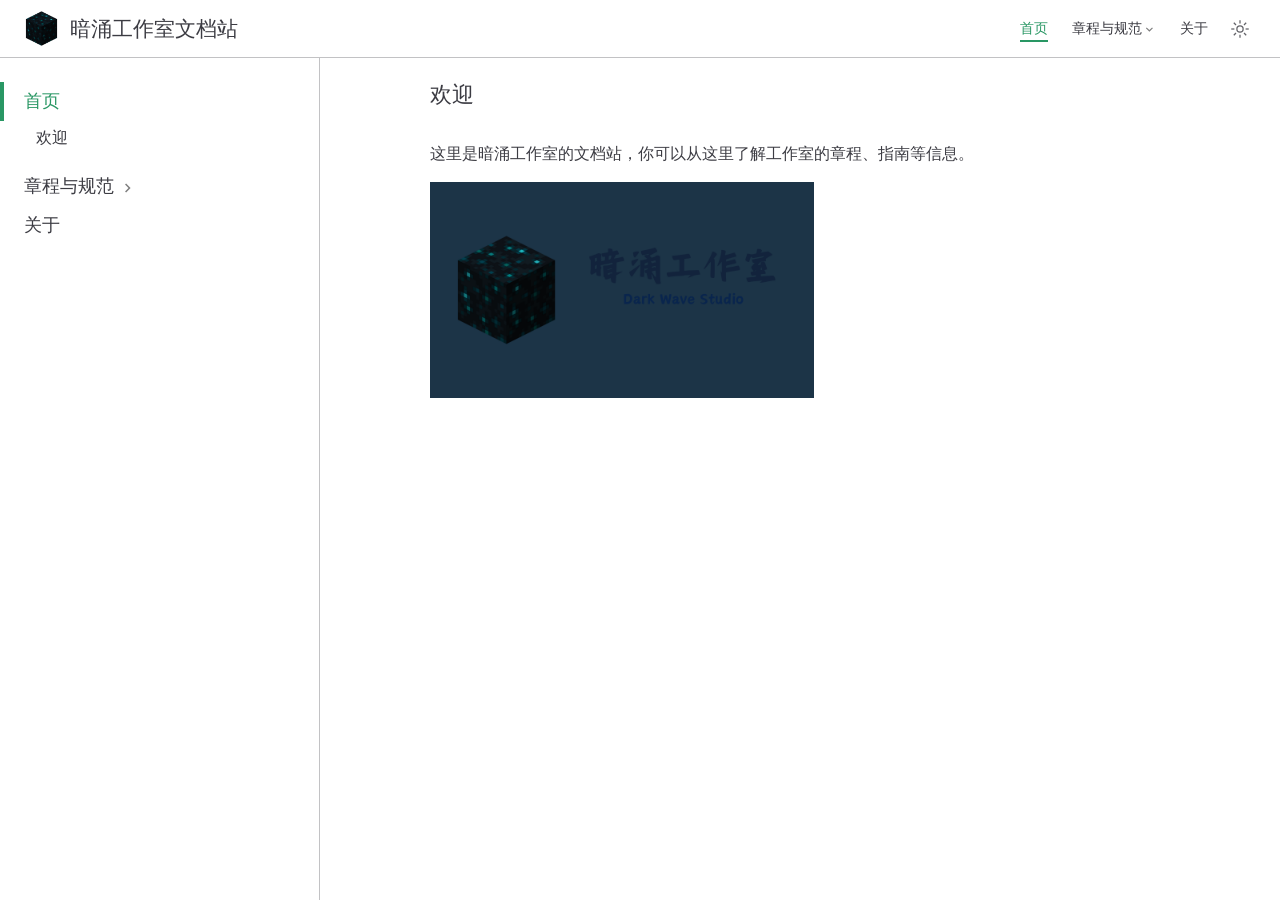
<file: index.html>
<!doctype html>
<html lang="zh-CN">
  <head>
    <meta charset="utf-8" />
    <meta name="viewport" content="width=device-width,initial-scale=1" />
    <meta name="generator" content="VuePress 2.0.0-rc.30" />
    <style>
      :root {
        --vp-c-bg: #fff;
      }

      [data-theme='dark'] {
        --vp-c-bg: #1b1b1f;
      }

      html,
      body {
        background-color: var(--vp-c-bg);
      }
    </style>
    <script>
      const useChoice = localStorage.getItem('vuepress-color-scheme')
      const systemStatus =
        'matchMedia' in window
          ? window.matchMedia('(prefers-color-scheme: dark)').matches
          : false

      if (useChoice === 'light') {
        document.documentElement.dataset.theme = 'light'
      } else if (useChoice === 'dark' || systemStatus) {
        document.documentElement.dataset.theme = 'dark'
      }
    </script>
    <link rel="icon" href="/images/logo.png"><title>暗涌工作室文档站</title><meta name="description" content="">
    <link rel="preload" href="/assets/style-D07S9ApF.css" as="style"><link rel="stylesheet" href="/assets/style-D07S9ApF.css">
    <link rel="modulepreload" href="/assets/app-BJTnUVDX.js"><link rel="modulepreload" href="/assets/README-j2Oylhzr.js"><link rel="modulepreload" href="/assets/bl-_sF6Ysrr.js">
    <link rel="prefetch" href="/assets/about-YxR99-S3.js" as="script"><link rel="prefetch" href="/assets/fc-Cm9nxzts.js" as="script"><link rel="prefetch" href="/assets/zc-C67fNoJi.js" as="script"><link rel="prefetch" href="/assets/404.html-D1xXS2c9.js" as="script">
  </head>
  <body>
    <div id="app"><!--[--><div class="vp-theme-container external-link-icon" vp-container><!--[--><header class="vp-navbar" vp-navbar><div class="vp-toggle-sidebar-button" title="toggle sidebar" aria-expanded="false" role="button" tabindex="0"><div class="icon" aria-hidden="true"><span></span><span></span><span></span></div></div><span><a class="route-link" href="/"><img class="vp-site-logo" src="/images/logo.png" alt="暗涌工作室文档站"><span class="vp-site-name vp-hide-mobile" aria-hidden="true">暗涌工作室文档站</span></a></span><div class="vp-navbar-items-wrapper" style=""><!--[--><!--]--><nav class="vp-navbar-items vp-hide-mobile" aria-label="site navigation"><!--[--><div class="vp-navbar-item"><a class="route-link route-link-active auto-link" href="/" aria-label="首页"><!--[--><!--[--><!--]--><!--]-->首页<!--[--><!--[--><!--]--><!--]--></a></div><div class="vp-navbar-item"><div class="vp-navbar-dropdown-wrapper"><button class="vp-navbar-dropdown-title" type="button" aria-label="章程与规范"><span class="title">章程与规范</span><span class="arrow down"></span></button><button class="vp-navbar-dropdown-title-mobile" type="button" aria-label="章程与规范"><span class="title">章程与规范</span><span class="right arrow"></span></button><ul class="vp-navbar-dropdown" style="display:none;"><!--[--><li class="vp-navbar-dropdown-item"><a class="route-link auto-link" href="/zc.html" aria-label="暗涌工作室章程（试行）"><!--[--><!--[--><!--]--><!--]-->暗涌工作室章程（试行）<!--[--><!--[--><!--]--><!--]--></a></li><li class="vp-navbar-dropdown-item"><a class="route-link auto-link" href="/fc.html" aria-label="暗涌工作室项目分配制度"><!--[--><!--[--><!--]--><!--]-->暗涌工作室项目分配制度<!--[--><!--[--><!--]--><!--]--></a></li><!--]--></ul></div></div><div class="vp-navbar-item"><a class="route-link auto-link" href="/about.html" aria-label="关于"><!--[--><!--[--><!--]--><!--]-->关于<!--[--><!--[--><!--]--><!--]--></a></div><!--]--></nav><!--[--><!--]--><button type="button" class="vp-toggle-color-mode-button" title="toggle color mode"><svg class="light-icon" viewbox="0 0 32 32" style=""><path d="M16 12.005a4 4 0 1 1-4 4a4.005 4.005 0 0 1 4-4m0-2a6 6 0 1 0 6 6a6 6 0 0 0-6-6z" fill="currentColor"></path><path d="M5.394 6.813l1.414-1.415l3.506 3.506L8.9 10.318z" fill="currentColor"></path><path d="M2 15.005h5v2H2z" fill="currentColor"></path><path d="M5.394 25.197L8.9 21.691l1.414 1.415l-3.506 3.505z" fill="currentColor"></path><path d="M15 25.005h2v5h-2z" fill="currentColor"></path><path d="M21.687 23.106l1.414-1.415l3.506 3.506l-1.414 1.414z" fill="currentColor"></path><path d="M25 15.005h5v2h-5z" fill="currentColor"></path><path d="M21.687 8.904l3.506-3.506l1.414 1.415l-3.506 3.505z" fill="currentColor"></path><path d="M15 2.005h2v5h-2z" fill="currentColor"></path></svg><svg class="dark-icon" viewbox="0 0 32 32" style="display:none;"><path d="M13.502 5.414a15.075 15.075 0 0 0 11.594 18.194a11.113 11.113 0 0 1-7.975 3.39c-.138 0-.278.005-.418 0a11.094 11.094 0 0 1-3.2-21.584M14.98 3a1.002 1.002 0 0 0-.175.016a13.096 13.096 0 0 0 1.825 25.981c.164.006.328 0 .49 0a13.072 13.072 0 0 0 10.703-5.555a1.01 1.01 0 0 0-.783-1.565A13.08 13.08 0 0 1 15.89 4.38A1.015 1.015 0 0 0 14.98 3z" fill="currentColor"></path></svg></button><!----></div></header><!--]--><div class="vp-sidebar-mask"></div><!--[--><aside class="vp-sidebar" vp-sidebar><nav class="vp-navbar-items" aria-label="site navigation"><!--[--><div class="vp-navbar-item"><a class="route-link route-link-active auto-link" href="/" aria-label="首页"><!--[--><!--[--><!--]--><!--]-->首页<!--[--><!--[--><!--]--><!--]--></a></div><div class="vp-navbar-item"><div class="vp-navbar-dropdown-wrapper"><button class="vp-navbar-dropdown-title" type="button" aria-label="章程与规范"><span class="title">章程与规范</span><span class="arrow down"></span></button><button class="vp-navbar-dropdown-title-mobile" type="button" aria-label="章程与规范"><span class="title">章程与规范</span><span class="right arrow"></span></button><ul class="vp-navbar-dropdown" style="display:none;"><!--[--><li class="vp-navbar-dropdown-item"><a class="route-link auto-link" href="/zc.html" aria-label="暗涌工作室章程（试行）"><!--[--><!--[--><!--]--><!--]-->暗涌工作室章程（试行）<!--[--><!--[--><!--]--><!--]--></a></li><li class="vp-navbar-dropdown-item"><a class="route-link auto-link" href="/fc.html" aria-label="暗涌工作室项目分配制度"><!--[--><!--[--><!--]--><!--]-->暗涌工作室项目分配制度<!--[--><!--[--><!--]--><!--]--></a></li><!--]--></ul></div></div><div class="vp-navbar-item"><a class="route-link auto-link" href="/about.html" aria-label="关于"><!--[--><!--[--><!--]--><!--]-->关于<!--[--><!--[--><!--]--><!--]--></a></div><!--]--></nav><!--[--><!--]--><ul class="vp-sidebar-items"><!--[--><li><a class="route-link route-link-active auto-link vp-sidebar-item vp-sidebar-heading active" href="/" aria-label="首页"><!--[--><!--[--><!--]--><!--]-->首页<!--[--><!--[--><!--]--><!--]--></a><!----></li><li><p tabindex="0" class="vp-sidebar-item vp-sidebar-heading collapsible">章程与规范 <span class="right arrow"></span></p><ul class="vp-sidebar-children" style="display:none;"><!--[--><li><a class="route-link auto-link vp-sidebar-item" href="/zc.html" aria-label="暗涌工作室章程（试行）"><!--[--><!--[--><!--]--><!--]-->暗涌工作室章程（试行）<!--[--><!--[--><!--]--><!--]--></a><!----></li><li><a class="route-link auto-link vp-sidebar-item" href="/fc.html" aria-label="暗涌工作室项目分配制度"><!--[--><!--[--><!--]--><!--]-->暗涌工作室项目分配制度<!--[--><!--[--><!--]--><!--]--></a><!----></li><!--]--></ul></li><li><a class="route-link auto-link vp-sidebar-item vp-sidebar-heading" href="/about.html" aria-label="关于"><!--[--><!--[--><!--]--><!--]-->关于<!--[--><!--[--><!--]--><!--]--></a><!----></li><!--]--></ul><!--[--><!--]--></aside><!--]--><!--[--><main class="vp-page"><!--[--><!--]--><div vp-content><!--[--><!--]--><div id="content"><h3 id="欢迎" tabindex="-1"><a class="header-anchor" href="#欢迎"><span>欢迎</span></a></h3><p>这里是暗涌工作室的文档站，你可以从这里了解工作室的章程、指南等信息。</p><img src="/images/bl.png" alt="logo" width="384" height="216"></div><!--[--><!--]--></div><footer class="vp-page-meta"><!----><div class="vp-meta-item git-info"><!----><!----></div></footer><!----><!--[--><!--]--></main><!--]--></div><!--[--><!----><!--]--><!--]--></div>
    <script type="module" src="/assets/app-BJTnUVDX.js" defer></script>
  </body>
</html>
</file>
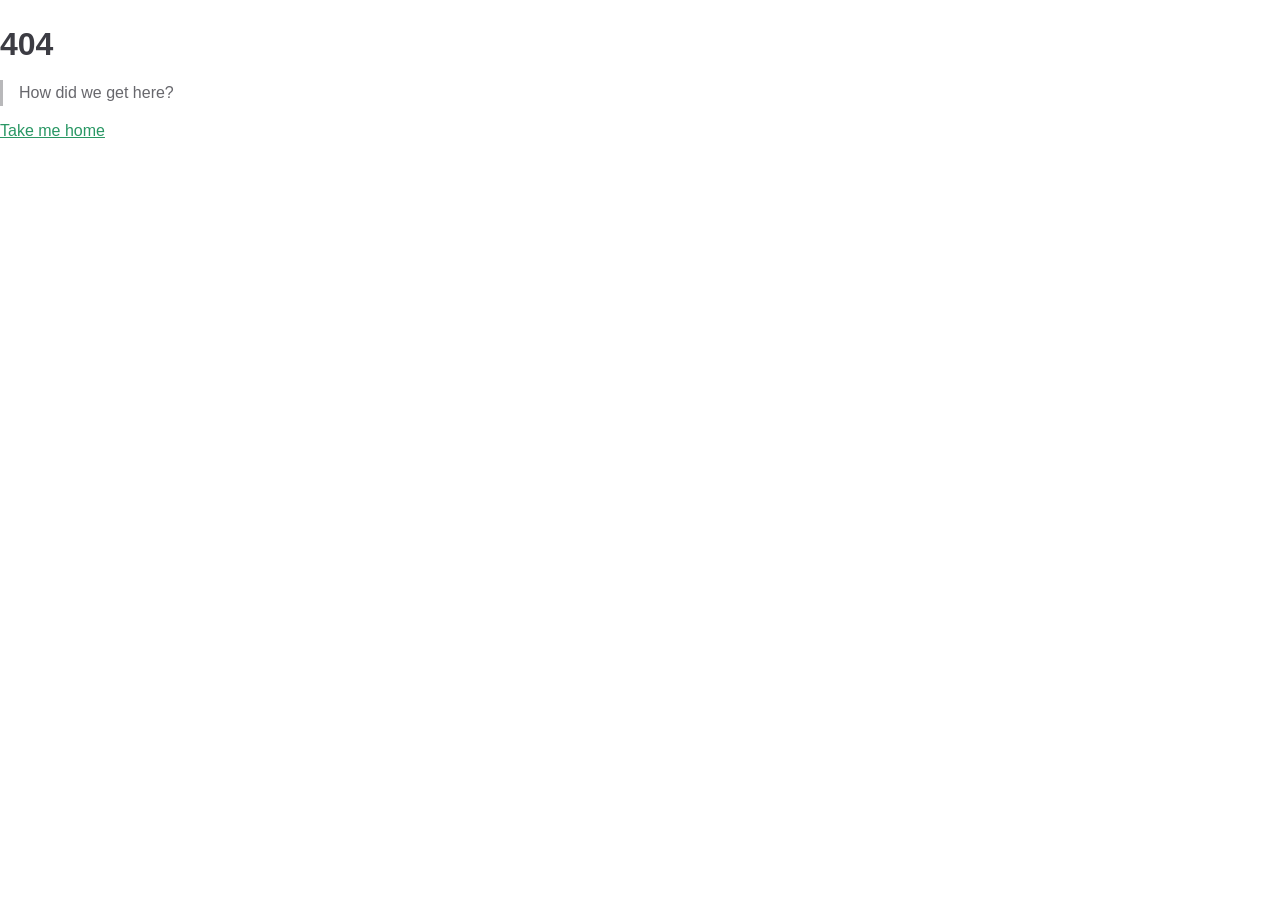
<file: assets/index.html>
<!doctype html>
<html lang="zh-CN">
  <head>
    <meta charset="utf-8" />
    <meta name="viewport" content="width=device-width,initial-scale=1" />
    <meta name="generator" content="VuePress 2.0.0-rc.30" />
    <style>
      :root {
        --vp-c-bg: #fff;
      }

      [data-theme='dark'] {
        --vp-c-bg: #1b1b1f;
      }

      html,
      body {
        background-color: var(--vp-c-bg);
      }
    </style>
    <script>
      const useChoice = localStorage.getItem('vuepress-color-scheme')
      const systemStatus =
        'matchMedia' in window
          ? window.matchMedia('(prefers-color-scheme: dark)').matches
          : false

      if (useChoice === 'light') {
        document.documentElement.dataset.theme = 'light'
      } else if (useChoice === 'dark' || systemStatus) {
        document.documentElement.dataset.theme = 'dark'
      }
    </script>
    <link rel="icon" href="/images/logo.png"><title>暗涌工作室文档站</title><meta name="description" content="">
    <link rel="preload" href="/assets/style-D07S9ApF.css" as="style"><link rel="stylesheet" href="/assets/style-D07S9ApF.css">
    <link rel="modulepreload" href="/assets/app-BnEuusCE.js"><link rel="modulepreload" href="/assets/README-B_pu03zK.js">
    <link rel="prefetch" href="/assets/fc-B7cOgd43.js" as="script"><link rel="prefetch" href="/assets/zc-DpWb7dKr.js" as="script"><link rel="prefetch" href="/assets/404.html-C26X8X_e.js" as="script">
  </head>
  <body>
    <div id="app"><!--[--><div class="vp-theme-container external-link-icon" vp-container><!--[--><header class="vp-navbar" vp-navbar><div class="vp-toggle-sidebar-button" title="toggle sidebar" aria-expanded="false" role="button" tabindex="0"><div class="icon" aria-hidden="true"><span></span><span></span><span></span></div></div><span><a class="route-link" href="/"><img class="vp-site-logo" src="/images/logo.png" alt="暗涌工作室文档站"><span class="vp-site-name vp-hide-mobile" aria-hidden="true">暗涌工作室文档站</span></a></span><div class="vp-navbar-items-wrapper" style=""><!--[--><!--]--><nav class="vp-navbar-items vp-hide-mobile" aria-label="site navigation"><!--[--><div class="vp-navbar-item"><a class="route-link route-link-active auto-link" href="/" aria-label="首页"><!--[--><!--[--><!--]--><!--]-->首页<!--[--><!--[--><!--]--><!--]--></a></div><div class="vp-navbar-item"><div class="vp-navbar-dropdown-wrapper"><button class="vp-navbar-dropdown-title" type="button" aria-label="章程与规范"><span class="title">章程与规范</span><span class="arrow down"></span></button><button class="vp-navbar-dropdown-title-mobile" type="button" aria-label="章程与规范"><span class="title">章程与规范</span><span class="right arrow"></span></button><ul class="vp-navbar-dropdown" style="display:none;"><!--[--><li class="vp-navbar-dropdown-item"><a class="route-link auto-link" href="/zc.html" aria-label="暗涌工作室章程（试行）"><!--[--><!--[--><!--]--><!--]-->暗涌工作室章程（试行）<!--[--><!--[--><!--]--><!--]--></a></li><li class="vp-navbar-dropdown-item"><a class="route-link auto-link" href="/fc.html" aria-label="暗涌工作室项目分配制度"><!--[--><!--[--><!--]--><!--]-->暗涌工作室项目分配制度<!--[--><!--[--><!--]--><!--]--></a></li><!--]--></ul></div></div><!--]--></nav><!--[--><!--]--><button type="button" class="vp-toggle-color-mode-button" title="toggle color mode"><svg class="light-icon" viewbox="0 0 32 32" style=""><path d="M16 12.005a4 4 0 1 1-4 4a4.005 4.005 0 0 1 4-4m0-2a6 6 0 1 0 6 6a6 6 0 0 0-6-6z" fill="currentColor"></path><path d="M5.394 6.813l1.414-1.415l3.506 3.506L8.9 10.318z" fill="currentColor"></path><path d="M2 15.005h5v2H2z" fill="currentColor"></path><path d="M5.394 25.197L8.9 21.691l1.414 1.415l-3.506 3.505z" fill="currentColor"></path><path d="M15 25.005h2v5h-2z" fill="currentColor"></path><path d="M21.687 23.106l1.414-1.415l3.506 3.506l-1.414 1.414z" fill="currentColor"></path><path d="M25 15.005h5v2h-5z" fill="currentColor"></path><path d="M21.687 8.904l3.506-3.506l1.414 1.415l-3.506 3.505z" fill="currentColor"></path><path d="M15 2.005h2v5h-2z" fill="currentColor"></path></svg><svg class="dark-icon" viewbox="0 0 32 32" style="display:none;"><path d="M13.502 5.414a15.075 15.075 0 0 0 11.594 18.194a11.113 11.113 0 0 1-7.975 3.39c-.138 0-.278.005-.418 0a11.094 11.094 0 0 1-3.2-21.584M14.98 3a1.002 1.002 0 0 0-.175.016a13.096 13.096 0 0 0 1.825 25.981c.164.006.328 0 .49 0a13.072 13.072 0 0 0 10.703-5.555a1.01 1.01 0 0 0-.783-1.565A13.08 13.08 0 0 1 15.89 4.38A1.015 1.015 0 0 0 14.98 3z" fill="currentColor"></path></svg></button><!----></div></header><!--]--><div class="vp-sidebar-mask"></div><!--[--><aside class="vp-sidebar" vp-sidebar><nav class="vp-navbar-items" aria-label="site navigation"><!--[--><div class="vp-navbar-item"><a class="route-link route-link-active auto-link" href="/" aria-label="首页"><!--[--><!--[--><!--]--><!--]-->首页<!--[--><!--[--><!--]--><!--]--></a></div><div class="vp-navbar-item"><div class="vp-navbar-dropdown-wrapper"><button class="vp-navbar-dropdown-title" type="button" aria-label="章程与规范"><span class="title">章程与规范</span><span class="arrow down"></span></button><button class="vp-navbar-dropdown-title-mobile" type="button" aria-label="章程与规范"><span class="title">章程与规范</span><span class="right arrow"></span></button><ul class="vp-navbar-dropdown" style="display:none;"><!--[--><li class="vp-navbar-dropdown-item"><a class="route-link auto-link" href="/zc.html" aria-label="暗涌工作室章程（试行）"><!--[--><!--[--><!--]--><!--]-->暗涌工作室章程（试行）<!--[--><!--[--><!--]--><!--]--></a></li><li class="vp-navbar-dropdown-item"><a class="route-link auto-link" href="/fc.html" aria-label="暗涌工作室项目分配制度"><!--[--><!--[--><!--]--><!--]-->暗涌工作室项目分配制度<!--[--><!--[--><!--]--><!--]--></a></li><!--]--></ul></div></div><!--]--></nav><!--[--><!--]--><ul class="vp-sidebar-items"><!--[--><li><a class="route-link route-link-active auto-link vp-sidebar-item vp-sidebar-heading active" href="/" aria-label="首页"><!--[--><!--[--><!--]--><!--]-->首页<!--[--><!--[--><!--]--><!--]--></a><!----></li><li><p tabindex="0" class="vp-sidebar-item vp-sidebar-heading collapsible">章程与规范 <span class="right arrow"></span></p><ul class="vp-sidebar-children" style="display:none;"><!--[--><li><a class="route-link auto-link vp-sidebar-item" href="/zc.html" aria-label="暗涌工作室章程（试行）"><!--[--><!--[--><!--]--><!--]-->暗涌工作室章程（试行）<!--[--><!--[--><!--]--><!--]--></a><!----></li><li><a class="route-link auto-link vp-sidebar-item" href="/fc.html" aria-label="暗涌工作室项目分配制度"><!--[--><!--[--><!--]--><!--]-->暗涌工作室项目分配制度<!--[--><!--[--><!--]--><!--]--></a><!----></li><!--]--></ul></li><!--]--></ul><!--[--><!--]--></aside><!--]--><!--[--><main class="vp-page"><!--[--><!--]--><div vp-content><!--[--><!--]--><div id="content"><h3 id="欢迎" tabindex="-1"><a class="header-anchor" href="#欢迎"><span>欢迎</span></a></h3><p>这里是暗涌工作室的文档站，你可以从这里了解工作室的章程、指南等信息。</p></div><!--[--><!--]--></div><footer class="vp-page-meta"><!----><div class="vp-meta-item git-info"><!----><!----></div></footer><!----><!--[--><!--]--></main><!--]--></div><!--[--><!----><!--]--><!--]--></div>
    <script type="module" src="/assets/app-BnEuusCE.js" defer></script>
  </body>
</html>
</file>
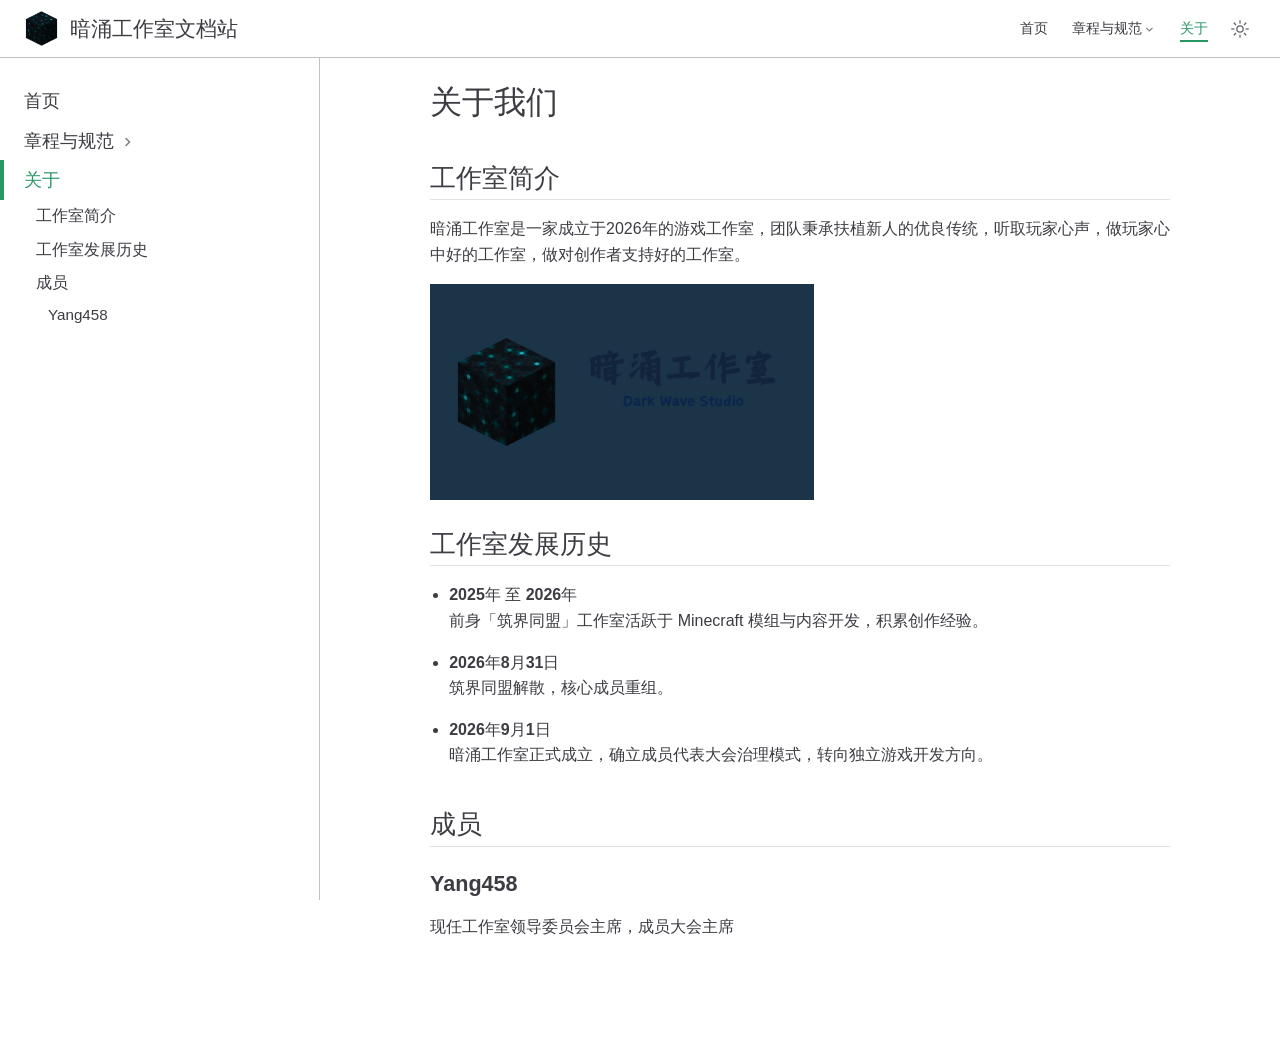
<file: about.html>
<!doctype html>
<html lang="zh-CN">
  <head>
    <meta charset="utf-8" />
    <meta name="viewport" content="width=device-width,initial-scale=1" />
    <meta name="generator" content="VuePress 2.0.0-rc.30" />
    <style>
      :root {
        --vp-c-bg: #fff;
      }

      [data-theme='dark'] {
        --vp-c-bg: #1b1b1f;
      }

      html,
      body {
        background-color: var(--vp-c-bg);
      }
    </style>
    <script>
      const useChoice = localStorage.getItem('vuepress-color-scheme')
      const systemStatus =
        'matchMedia' in window
          ? window.matchMedia('(prefers-color-scheme: dark)').matches
          : false

      if (useChoice === 'light') {
        document.documentElement.dataset.theme = 'light'
      } else if (useChoice === 'dark' || systemStatus) {
        document.documentElement.dataset.theme = 'dark'
      }
    </script>
    <link rel="icon" href="/images/logo.png"><title>关于我们 | 暗涌工作室文档站</title><meta name="description" content="">
    <link rel="preload" href="/assets/style-D07S9ApF.css" as="style"><link rel="stylesheet" href="/assets/style-D07S9ApF.css">
    <link rel="modulepreload" href="/assets/app-BJTnUVDX.js"><link rel="modulepreload" href="/assets/about-YxR99-S3.js"><link rel="modulepreload" href="/assets/bl-_sF6Ysrr.js">
    <link rel="prefetch" href="/assets/fc-Cm9nxzts.js" as="script"><link rel="prefetch" href="/assets/README-j2Oylhzr.js" as="script"><link rel="prefetch" href="/assets/zc-C67fNoJi.js" as="script"><link rel="prefetch" href="/assets/404.html-D1xXS2c9.js" as="script">
  </head>
  <body>
    <div id="app"><!--[--><div class="vp-theme-container external-link-icon" vp-container><!--[--><header class="vp-navbar" vp-navbar><div class="vp-toggle-sidebar-button" title="toggle sidebar" aria-expanded="false" role="button" tabindex="0"><div class="icon" aria-hidden="true"><span></span><span></span><span></span></div></div><span><a class="route-link" href="/"><img class="vp-site-logo" src="/images/logo.png" alt="暗涌工作室文档站"><span class="vp-site-name vp-hide-mobile" aria-hidden="true">暗涌工作室文档站</span></a></span><div class="vp-navbar-items-wrapper" style=""><!--[--><!--]--><nav class="vp-navbar-items vp-hide-mobile" aria-label="site navigation"><!--[--><div class="vp-navbar-item"><a class="route-link auto-link" href="/" aria-label="首页"><!--[--><!--[--><!--]--><!--]-->首页<!--[--><!--[--><!--]--><!--]--></a></div><div class="vp-navbar-item"><div class="vp-navbar-dropdown-wrapper"><button class="vp-navbar-dropdown-title" type="button" aria-label="章程与规范"><span class="title">章程与规范</span><span class="arrow down"></span></button><button class="vp-navbar-dropdown-title-mobile" type="button" aria-label="章程与规范"><span class="title">章程与规范</span><span class="right arrow"></span></button><ul class="vp-navbar-dropdown" style="display:none;"><!--[--><li class="vp-navbar-dropdown-item"><a class="route-link auto-link" href="/zc.html" aria-label="暗涌工作室章程（试行）"><!--[--><!--[--><!--]--><!--]-->暗涌工作室章程（试行）<!--[--><!--[--><!--]--><!--]--></a></li><li class="vp-navbar-dropdown-item"><a class="route-link auto-link" href="/fc.html" aria-label="暗涌工作室项目分配制度"><!--[--><!--[--><!--]--><!--]-->暗涌工作室项目分配制度<!--[--><!--[--><!--]--><!--]--></a></li><!--]--></ul></div></div><div class="vp-navbar-item"><a class="route-link route-link-active auto-link" href="/about.html" aria-label="关于"><!--[--><!--[--><!--]--><!--]-->关于<!--[--><!--[--><!--]--><!--]--></a></div><!--]--></nav><!--[--><!--]--><button type="button" class="vp-toggle-color-mode-button" title="toggle color mode"><svg class="light-icon" viewbox="0 0 32 32" style=""><path d="M16 12.005a4 4 0 1 1-4 4a4.005 4.005 0 0 1 4-4m0-2a6 6 0 1 0 6 6a6 6 0 0 0-6-6z" fill="currentColor"></path><path d="M5.394 6.813l1.414-1.415l3.506 3.506L8.9 10.318z" fill="currentColor"></path><path d="M2 15.005h5v2H2z" fill="currentColor"></path><path d="M5.394 25.197L8.9 21.691l1.414 1.415l-3.506 3.505z" fill="currentColor"></path><path d="M15 25.005h2v5h-2z" fill="currentColor"></path><path d="M21.687 23.106l1.414-1.415l3.506 3.506l-1.414 1.414z" fill="currentColor"></path><path d="M25 15.005h5v2h-5z" fill="currentColor"></path><path d="M21.687 8.904l3.506-3.506l1.414 1.415l-3.506 3.505z" fill="currentColor"></path><path d="M15 2.005h2v5h-2z" fill="currentColor"></path></svg><svg class="dark-icon" viewbox="0 0 32 32" style="display:none;"><path d="M13.502 5.414a15.075 15.075 0 0 0 11.594 18.194a11.113 11.113 0 0 1-7.975 3.39c-.138 0-.278.005-.418 0a11.094 11.094 0 0 1-3.2-21.584M14.98 3a1.002 1.002 0 0 0-.175.016a13.096 13.096 0 0 0 1.825 25.981c.164.006.328 0 .49 0a13.072 13.072 0 0 0 10.703-5.555a1.01 1.01 0 0 0-.783-1.565A13.08 13.08 0 0 1 15.89 4.38A1.015 1.015 0 0 0 14.98 3z" fill="currentColor"></path></svg></button><!----></div></header><!--]--><div class="vp-sidebar-mask"></div><!--[--><aside class="vp-sidebar" vp-sidebar><nav class="vp-navbar-items" aria-label="site navigation"><!--[--><div class="vp-navbar-item"><a class="route-link auto-link" href="/" aria-label="首页"><!--[--><!--[--><!--]--><!--]-->首页<!--[--><!--[--><!--]--><!--]--></a></div><div class="vp-navbar-item"><div class="vp-navbar-dropdown-wrapper"><button class="vp-navbar-dropdown-title" type="button" aria-label="章程与规范"><span class="title">章程与规范</span><span class="arrow down"></span></button><button class="vp-navbar-dropdown-title-mobile" type="button" aria-label="章程与规范"><span class="title">章程与规范</span><span class="right arrow"></span></button><ul class="vp-navbar-dropdown" style="display:none;"><!--[--><li class="vp-navbar-dropdown-item"><a class="route-link auto-link" href="/zc.html" aria-label="暗涌工作室章程（试行）"><!--[--><!--[--><!--]--><!--]-->暗涌工作室章程（试行）<!--[--><!--[--><!--]--><!--]--></a></li><li class="vp-navbar-dropdown-item"><a class="route-link auto-link" href="/fc.html" aria-label="暗涌工作室项目分配制度"><!--[--><!--[--><!--]--><!--]-->暗涌工作室项目分配制度<!--[--><!--[--><!--]--><!--]--></a></li><!--]--></ul></div></div><div class="vp-navbar-item"><a class="route-link route-link-active auto-link" href="/about.html" aria-label="关于"><!--[--><!--[--><!--]--><!--]-->关于<!--[--><!--[--><!--]--><!--]--></a></div><!--]--></nav><!--[--><!--]--><ul class="vp-sidebar-items"><!--[--><li><a class="route-link auto-link vp-sidebar-item vp-sidebar-heading" href="/" aria-label="首页"><!--[--><!--[--><!--]--><!--]-->首页<!--[--><!--[--><!--]--><!--]--></a><!----></li><li><p tabindex="0" class="vp-sidebar-item vp-sidebar-heading collapsible">章程与规范 <span class="right arrow"></span></p><ul class="vp-sidebar-children" style="display:none;"><!--[--><li><a class="route-link auto-link vp-sidebar-item" href="/zc.html" aria-label="暗涌工作室章程（试行）"><!--[--><!--[--><!--]--><!--]-->暗涌工作室章程（试行）<!--[--><!--[--><!--]--><!--]--></a><!----></li><li><a class="route-link auto-link vp-sidebar-item" href="/fc.html" aria-label="暗涌工作室项目分配制度"><!--[--><!--[--><!--]--><!--]-->暗涌工作室项目分配制度<!--[--><!--[--><!--]--><!--]--></a><!----></li><!--]--></ul></li><li><a class="route-link route-link-active auto-link vp-sidebar-item vp-sidebar-heading active" href="/about.html" aria-label="关于"><!--[--><!--[--><!--]--><!--]-->关于<!--[--><!--[--><!--]--><!--]--></a><!----></li><!--]--></ul><!--[--><!--]--></aside><!--]--><!--[--><main class="vp-page"><!--[--><!--]--><div vp-content><!--[--><!--]--><div id="content"><h1 id="关于我们" tabindex="-1"><a class="header-anchor" href="#关于我们"><span>关于我们</span></a></h1><h2 id="工作室简介" tabindex="-1"><a class="header-anchor" href="#工作室简介"><span>工作室简介</span></a></h2><p>暗涌工作室是一家成立于2026年的游戏工作室，团队秉承扶植新人的优良传统，听取玩家心声，做玩家心中好的工作室，做对创作者支持好的工作室。</p><img src="/images/bl.png" alt="logo" width="384" height="216"><h2 id="工作室发展历史" tabindex="-1"><a class="header-anchor" href="#工作室发展历史"><span>工作室发展历史</span></a></h2><ul><li><p><strong>2025年 至 2026年</strong><br> 前身「筑界同盟」工作室活跃于 Minecraft 模组与内容开发，积累创作经验。</p></li><li><p><strong>2026年8月31日</strong><br> 筑界同盟解散，核心成员重组。</p></li><li><p><strong>2026年9月1日</strong><br> 暗涌工作室正式成立，确立成员代表大会治理模式，转向独立游戏开发方向。</p></li></ul><h2 id="成员" tabindex="-1"><a class="header-anchor" href="#成员"><span>成员</span></a></h2><h3 id="yang458" tabindex="-1"><a class="header-anchor" href="#yang458"><span><strong>Yang458</strong></span></a></h3><p>现任工作室领导委员会主席，成员大会主席</p></div><!--[--><!--]--></div><footer class="vp-page-meta"><!----><div class="vp-meta-item git-info"><!----><!----></div></footer><!----><!--[--><!--]--></main><!--]--></div><!--[--><!----><!--]--><!--]--></div>
    <script type="module" src="/assets/app-BJTnUVDX.js" defer></script>
  </body>
</html>
</file>
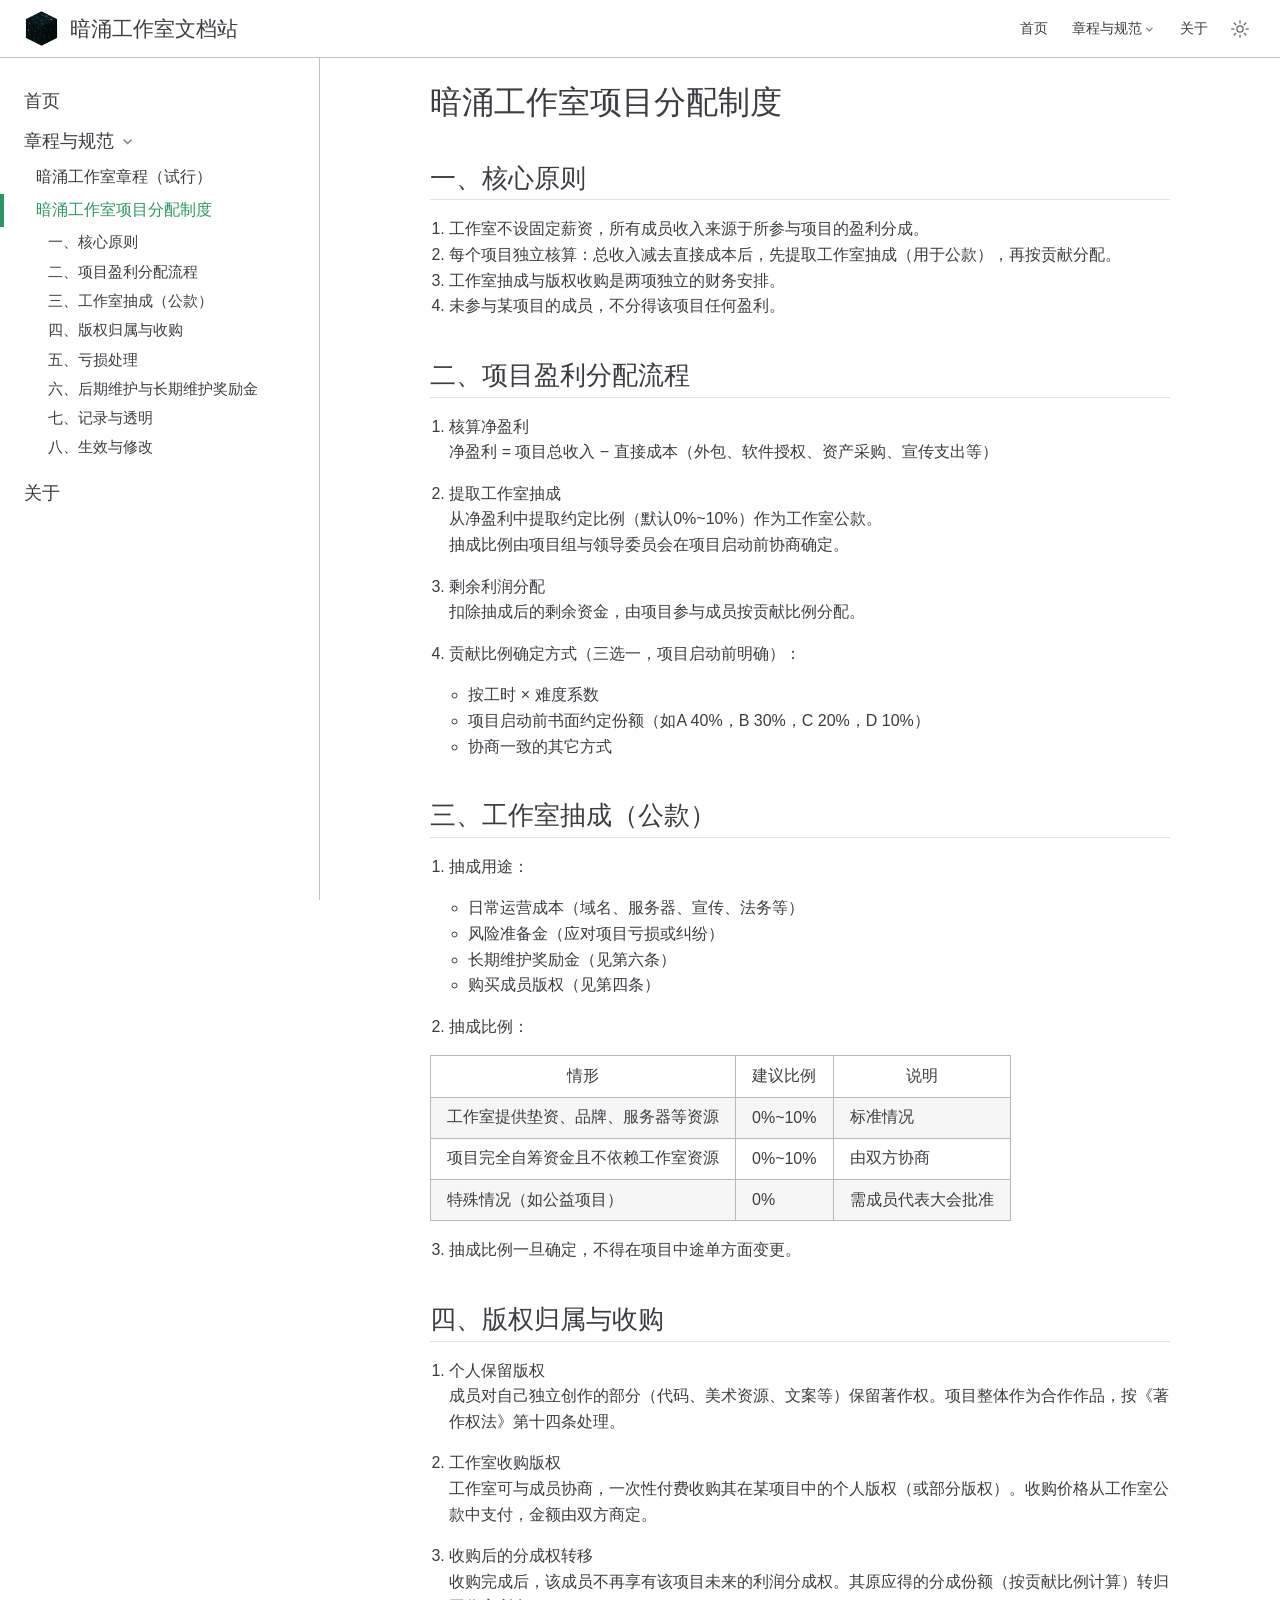
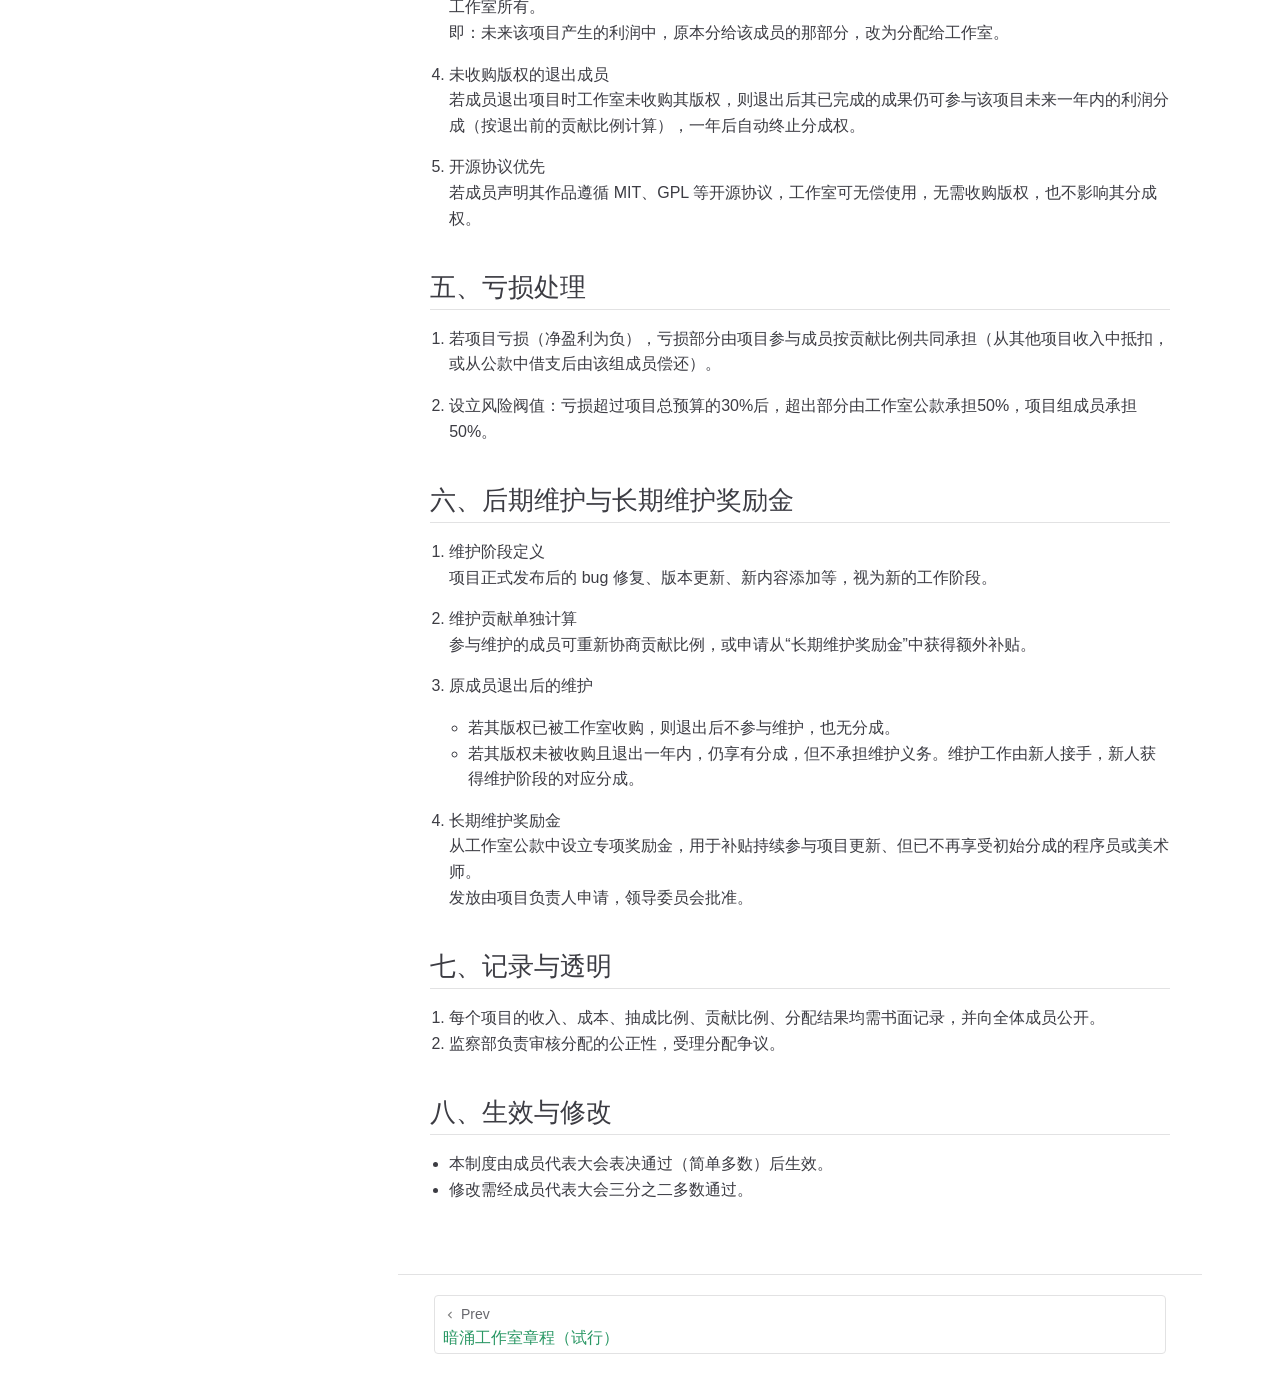
<file: fc.html>
<!doctype html>
<html lang="zh-CN">
  <head>
    <meta charset="utf-8" />
    <meta name="viewport" content="width=device-width,initial-scale=1" />
    <meta name="generator" content="VuePress 2.0.0-rc.30" />
    <style>
      :root {
        --vp-c-bg: #fff;
      }

      [data-theme='dark'] {
        --vp-c-bg: #1b1b1f;
      }

      html,
      body {
        background-color: var(--vp-c-bg);
      }
    </style>
    <script>
      const useChoice = localStorage.getItem('vuepress-color-scheme')
      const systemStatus =
        'matchMedia' in window
          ? window.matchMedia('(prefers-color-scheme: dark)').matches
          : false

      if (useChoice === 'light') {
        document.documentElement.dataset.theme = 'light'
      } else if (useChoice === 'dark' || systemStatus) {
        document.documentElement.dataset.theme = 'dark'
      }
    </script>
    <link rel="icon" href="/images/logo.png"><title>暗涌工作室项目分配制度 | 暗涌工作室文档站</title><meta name="description" content="">
    <link rel="preload" href="/assets/style-D07S9ApF.css" as="style"><link rel="stylesheet" href="/assets/style-D07S9ApF.css">
    <link rel="modulepreload" href="/assets/app-BJTnUVDX.js"><link rel="modulepreload" href="/assets/fc-Cm9nxzts.js">
    <link rel="prefetch" href="/assets/about-YxR99-S3.js" as="script"><link rel="prefetch" href="/assets/README-j2Oylhzr.js" as="script"><link rel="prefetch" href="/assets/zc-C67fNoJi.js" as="script"><link rel="prefetch" href="/assets/404.html-D1xXS2c9.js" as="script">
  </head>
  <body>
    <div id="app"><!--[--><div class="vp-theme-container external-link-icon" vp-container><!--[--><header class="vp-navbar" vp-navbar><div class="vp-toggle-sidebar-button" title="toggle sidebar" aria-expanded="false" role="button" tabindex="0"><div class="icon" aria-hidden="true"><span></span><span></span><span></span></div></div><span><a class="route-link" href="/"><img class="vp-site-logo" src="/images/logo.png" alt="暗涌工作室文档站"><span class="vp-site-name vp-hide-mobile" aria-hidden="true">暗涌工作室文档站</span></a></span><div class="vp-navbar-items-wrapper" style=""><!--[--><!--]--><nav class="vp-navbar-items vp-hide-mobile" aria-label="site navigation"><!--[--><div class="vp-navbar-item"><a class="route-link auto-link" href="/" aria-label="首页"><!--[--><!--[--><!--]--><!--]-->首页<!--[--><!--[--><!--]--><!--]--></a></div><div class="vp-navbar-item"><div class="vp-navbar-dropdown-wrapper"><button class="vp-navbar-dropdown-title" type="button" aria-label="章程与规范"><span class="title">章程与规范</span><span class="arrow down"></span></button><button class="vp-navbar-dropdown-title-mobile" type="button" aria-label="章程与规范"><span class="title">章程与规范</span><span class="right arrow"></span></button><ul class="vp-navbar-dropdown" style="display:none;"><!--[--><li class="vp-navbar-dropdown-item"><a class="route-link auto-link" href="/zc.html" aria-label="暗涌工作室章程（试行）"><!--[--><!--[--><!--]--><!--]-->暗涌工作室章程（试行）<!--[--><!--[--><!--]--><!--]--></a></li><li class="vp-navbar-dropdown-item"><a class="route-link route-link-active auto-link" href="/fc.html" aria-label="暗涌工作室项目分配制度"><!--[--><!--[--><!--]--><!--]-->暗涌工作室项目分配制度<!--[--><!--[--><!--]--><!--]--></a></li><!--]--></ul></div></div><div class="vp-navbar-item"><a class="route-link auto-link" href="/about.html" aria-label="关于"><!--[--><!--[--><!--]--><!--]-->关于<!--[--><!--[--><!--]--><!--]--></a></div><!--]--></nav><!--[--><!--]--><button type="button" class="vp-toggle-color-mode-button" title="toggle color mode"><svg class="light-icon" viewbox="0 0 32 32" style=""><path d="M16 12.005a4 4 0 1 1-4 4a4.005 4.005 0 0 1 4-4m0-2a6 6 0 1 0 6 6a6 6 0 0 0-6-6z" fill="currentColor"></path><path d="M5.394 6.813l1.414-1.415l3.506 3.506L8.9 10.318z" fill="currentColor"></path><path d="M2 15.005h5v2H2z" fill="currentColor"></path><path d="M5.394 25.197L8.9 21.691l1.414 1.415l-3.506 3.505z" fill="currentColor"></path><path d="M15 25.005h2v5h-2z" fill="currentColor"></path><path d="M21.687 23.106l1.414-1.415l3.506 3.506l-1.414 1.414z" fill="currentColor"></path><path d="M25 15.005h5v2h-5z" fill="currentColor"></path><path d="M21.687 8.904l3.506-3.506l1.414 1.415l-3.506 3.505z" fill="currentColor"></path><path d="M15 2.005h2v5h-2z" fill="currentColor"></path></svg><svg class="dark-icon" viewbox="0 0 32 32" style="display:none;"><path d="M13.502 5.414a15.075 15.075 0 0 0 11.594 18.194a11.113 11.113 0 0 1-7.975 3.39c-.138 0-.278.005-.418 0a11.094 11.094 0 0 1-3.2-21.584M14.98 3a1.002 1.002 0 0 0-.175.016a13.096 13.096 0 0 0 1.825 25.981c.164.006.328 0 .49 0a13.072 13.072 0 0 0 10.703-5.555a1.01 1.01 0 0 0-.783-1.565A13.08 13.08 0 0 1 15.89 4.38A1.015 1.015 0 0 0 14.98 3z" fill="currentColor"></path></svg></button><!----></div></header><!--]--><div class="vp-sidebar-mask"></div><!--[--><aside class="vp-sidebar" vp-sidebar><nav class="vp-navbar-items" aria-label="site navigation"><!--[--><div class="vp-navbar-item"><a class="route-link auto-link" href="/" aria-label="首页"><!--[--><!--[--><!--]--><!--]-->首页<!--[--><!--[--><!--]--><!--]--></a></div><div class="vp-navbar-item"><div class="vp-navbar-dropdown-wrapper"><button class="vp-navbar-dropdown-title" type="button" aria-label="章程与规范"><span class="title">章程与规范</span><span class="arrow down"></span></button><button class="vp-navbar-dropdown-title-mobile" type="button" aria-label="章程与规范"><span class="title">章程与规范</span><span class="right arrow"></span></button><ul class="vp-navbar-dropdown" style="display:none;"><!--[--><li class="vp-navbar-dropdown-item"><a class="route-link auto-link" href="/zc.html" aria-label="暗涌工作室章程（试行）"><!--[--><!--[--><!--]--><!--]-->暗涌工作室章程（试行）<!--[--><!--[--><!--]--><!--]--></a></li><li class="vp-navbar-dropdown-item"><a class="route-link route-link-active auto-link" href="/fc.html" aria-label="暗涌工作室项目分配制度"><!--[--><!--[--><!--]--><!--]-->暗涌工作室项目分配制度<!--[--><!--[--><!--]--><!--]--></a></li><!--]--></ul></div></div><div class="vp-navbar-item"><a class="route-link auto-link" href="/about.html" aria-label="关于"><!--[--><!--[--><!--]--><!--]-->关于<!--[--><!--[--><!--]--><!--]--></a></div><!--]--></nav><!--[--><!--]--><ul class="vp-sidebar-items"><!--[--><li><a class="route-link auto-link vp-sidebar-item vp-sidebar-heading" href="/" aria-label="首页"><!--[--><!--[--><!--]--><!--]-->首页<!--[--><!--[--><!--]--><!--]--></a><!----></li><li><p tabindex="0" class="vp-sidebar-item vp-sidebar-heading active collapsible">章程与规范 <span class="down arrow"></span></p><ul class="vp-sidebar-children" style=""><!--[--><li><a class="route-link auto-link vp-sidebar-item" href="/zc.html" aria-label="暗涌工作室章程（试行）"><!--[--><!--[--><!--]--><!--]-->暗涌工作室章程（试行）<!--[--><!--[--><!--]--><!--]--></a><!----></li><li><a class="route-link route-link-active auto-link vp-sidebar-item active" href="/fc.html" aria-label="暗涌工作室项目分配制度"><!--[--><!--[--><!--]--><!--]-->暗涌工作室项目分配制度<!--[--><!--[--><!--]--><!--]--></a><!----></li><!--]--></ul></li><li><a class="route-link auto-link vp-sidebar-item vp-sidebar-heading" href="/about.html" aria-label="关于"><!--[--><!--[--><!--]--><!--]-->关于<!--[--><!--[--><!--]--><!--]--></a><!----></li><!--]--></ul><!--[--><!--]--></aside><!--]--><!--[--><main class="vp-page"><!--[--><!--]--><div vp-content><!--[--><!--]--><div id="content"><h1 id="暗涌工作室项目分配制度" tabindex="-1"><a class="header-anchor" href="#暗涌工作室项目分配制度"><span>暗涌工作室项目分配制度</span></a></h1><h2 id="一、核心原则" tabindex="-1"><a class="header-anchor" href="#一、核心原则"><span>一、核心原则</span></a></h2><ol><li>工作室不设固定薪资，所有成员收入来源于所参与项目的盈利分成。</li><li>每个项目独立核算：总收入减去直接成本后，先提取工作室抽成（用于公款），再按贡献分配。</li><li>工作室抽成与版权收购是两项独立的财务安排。</li><li>未参与某项目的成员，不分得该项目任何盈利。</li></ol><h2 id="二、项目盈利分配流程" tabindex="-1"><a class="header-anchor" href="#二、项目盈利分配流程"><span>二、项目盈利分配流程</span></a></h2><ol><li><p><strong>核算净盈利</strong><br> 净盈利 = 项目总收入 − 直接成本（外包、软件授权、资产采购、宣传支出等）</p></li><li><p><strong>提取工作室抽成</strong><br> 从净盈利中提取约定比例（默认0%~10%）作为工作室公款。<br> 抽成比例由项目组与领导委员会在项目启动前协商确定。</p></li><li><p><strong>剩余利润分配</strong><br> 扣除抽成后的剩余资金，由<strong>项目参与成员</strong>按贡献比例分配。</p></li><li><p><strong>贡献比例确定方式</strong>（三选一，项目启动前明确）：</p><ul><li>按工时 × 难度系数</li><li>项目启动前书面约定份额（如A 40%，B 30%，C 20%，D 10%）</li><li>协商一致的其它方式</li></ul></li></ol><h2 id="三、工作室抽成-公款" tabindex="-1"><a class="header-anchor" href="#三、工作室抽成-公款"><span>三、工作室抽成（公款）</span></a></h2><ol><li><p><strong>抽成用途</strong>：</p><ul><li>日常运营成本（域名、服务器、宣传、法务等）</li><li>风险准备金（应对项目亏损或纠纷）</li><li>长期维护奖励金（见第六条）</li><li>购买成员版权（见第四条）</li></ul></li><li><p><strong>抽成比例</strong>：</p></li></ol><table><thead><tr><th>情形</th><th>建议比例</th><th>说明</th></tr></thead><tbody><tr><td>工作室提供垫资、品牌、服务器等资源</td><td>0%~10%</td><td>标准情况</td></tr><tr><td>项目完全自筹资金且不依赖工作室资源</td><td>0%~10%</td><td>由双方协商</td></tr><tr><td>特殊情况（如公益项目）</td><td>0%</td><td>需成员代表大会批准</td></tr></tbody></table><ol start="3"><li>抽成比例一旦确定，不得在项目中途单方面变更。</li></ol><h2 id="四、版权归属与收购" tabindex="-1"><a class="header-anchor" href="#四、版权归属与收购"><span>四、版权归属与收购</span></a></h2><ol><li><p><strong>个人保留版权</strong><br> 成员对自己独立创作的部分（代码、美术资源、文案等）保留著作权。项目整体作为合作作品，按《著作权法》第十四条处理。</p></li><li><p><strong>工作室收购版权</strong><br> 工作室可与成员协商，<strong>一次性付费</strong>收购其在某项目中的个人版权（或部分版权）。收购价格从工作室公款中支付，金额由双方商定。</p></li><li><p><strong>收购后的分成权转移</strong><br> 收购完成后，该成员不再享有该项目未来的利润分成权。其原应得的分成份额（按贡献比例计算）<strong>转归工作室所有</strong>。<br> 即：未来该项目产生的利润中，原本分给该成员的那部分，改为分配给工作室。</p></li><li><p><strong>未收购版权的退出成员</strong><br> 若成员退出项目时工作室未收购其版权，则退出后其已完成的成果仍可参与该项目<strong>未来一年内</strong>的利润分成（按退出前的贡献比例计算），一年后自动终止分成权。</p></li><li><p><strong>开源协议优先</strong><br> 若成员声明其作品遵循 MIT、GPL 等开源协议，工作室可无偿使用，无需收购版权，也不影响其分成权。</p></li></ol><h2 id="五、亏损处理" tabindex="-1"><a class="header-anchor" href="#五、亏损处理"><span>五、亏损处理</span></a></h2><ol><li><p>若项目亏损（净盈利为负），亏损部分由<strong>项目参与成员</strong>按贡献比例共同承担（从其他项目收入中抵扣，或从公款中借支后由该组成员偿还）。</p></li><li><p>设立风险阀值：亏损超过项目总预算的30%后，超出部分由工作室公款承担50%，项目组成员承担50%。</p></li></ol><h2 id="六、后期维护与长期维护奖励金" tabindex="-1"><a class="header-anchor" href="#六、后期维护与长期维护奖励金"><span>六、后期维护与长期维护奖励金</span></a></h2><ol><li><p><strong>维护阶段定义</strong><br> 项目正式发布后的 bug 修复、版本更新、新内容添加等，视为新的工作阶段。</p></li><li><p><strong>维护贡献单独计算</strong><br> 参与维护的成员可重新协商贡献比例，或申请从“长期维护奖励金”中获得额外补贴。</p></li><li><p><strong>原成员退出后的维护</strong></p><ul><li>若其版权已被工作室收购，则退出后不参与维护，也无分成。</li><li>若其版权未被收购且退出一年内，仍享有分成，但不承担维护义务。维护工作由新人接手，新人获得维护阶段的对应分成。</li></ul></li><li><p><strong>长期维护奖励金</strong><br> 从工作室公款中设立专项奖励金，用于补贴持续参与项目更新、但已不再享受初始分成的程序员或美术师。<br> 发放由项目负责人申请，领导委员会批准。</p></li></ol><h2 id="七、记录与透明" tabindex="-1"><a class="header-anchor" href="#七、记录与透明"><span>七、记录与透明</span></a></h2><ol><li>每个项目的收入、成本、抽成比例、贡献比例、分配结果均需<strong>书面记录</strong>，并向全体成员公开。</li><li>监察部负责审核分配的公正性，受理分配争议。</li></ol><h2 id="八、生效与修改" tabindex="-1"><a class="header-anchor" href="#八、生效与修改"><span>八、生效与修改</span></a></h2><ul><li>本制度由成员代表大会表决通过（简单多数）后生效。</li><li>修改需经成员代表大会三分之二多数通过。</li></ul></div><!--[--><!--]--></div><footer class="vp-page-meta"><!----><div class="vp-meta-item git-info"><!----><!----></div></footer><nav class="vp-page-nav" aria-label="page navigation"><a class="route-link auto-link prev" href="/zc.html" aria-label="暗涌工作室章程（试行）"><!--[--><div class="hint"><span class="arrow left"></span> Prev</div><div class="link"><span class="external-link">暗涌工作室章程（试行）</span></div><!--]--></a><!----></nav><!--[--><!--]--></main><!--]--></div><!--[--><!----><!--]--><!--]--></div>
    <script type="module" src="/assets/app-BJTnUVDX.js" defer></script>
  </body>
</html>
</file>
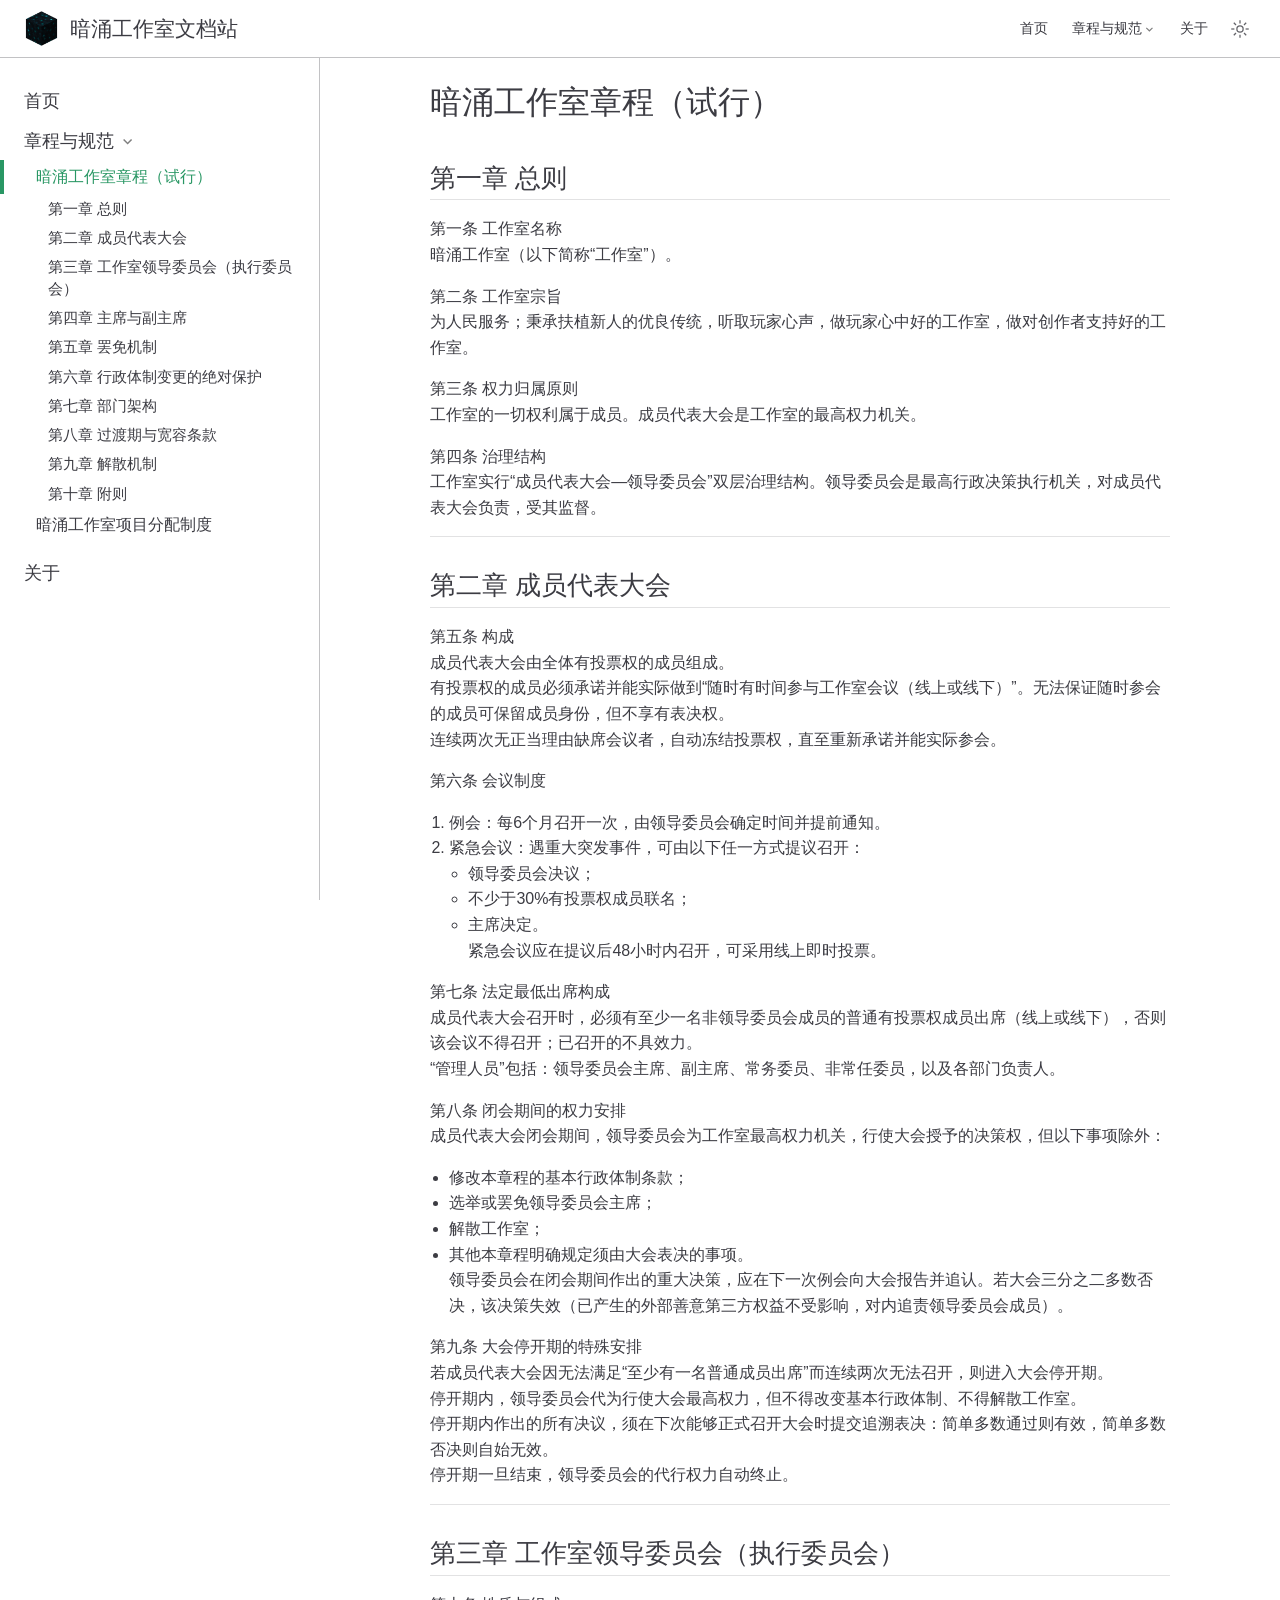
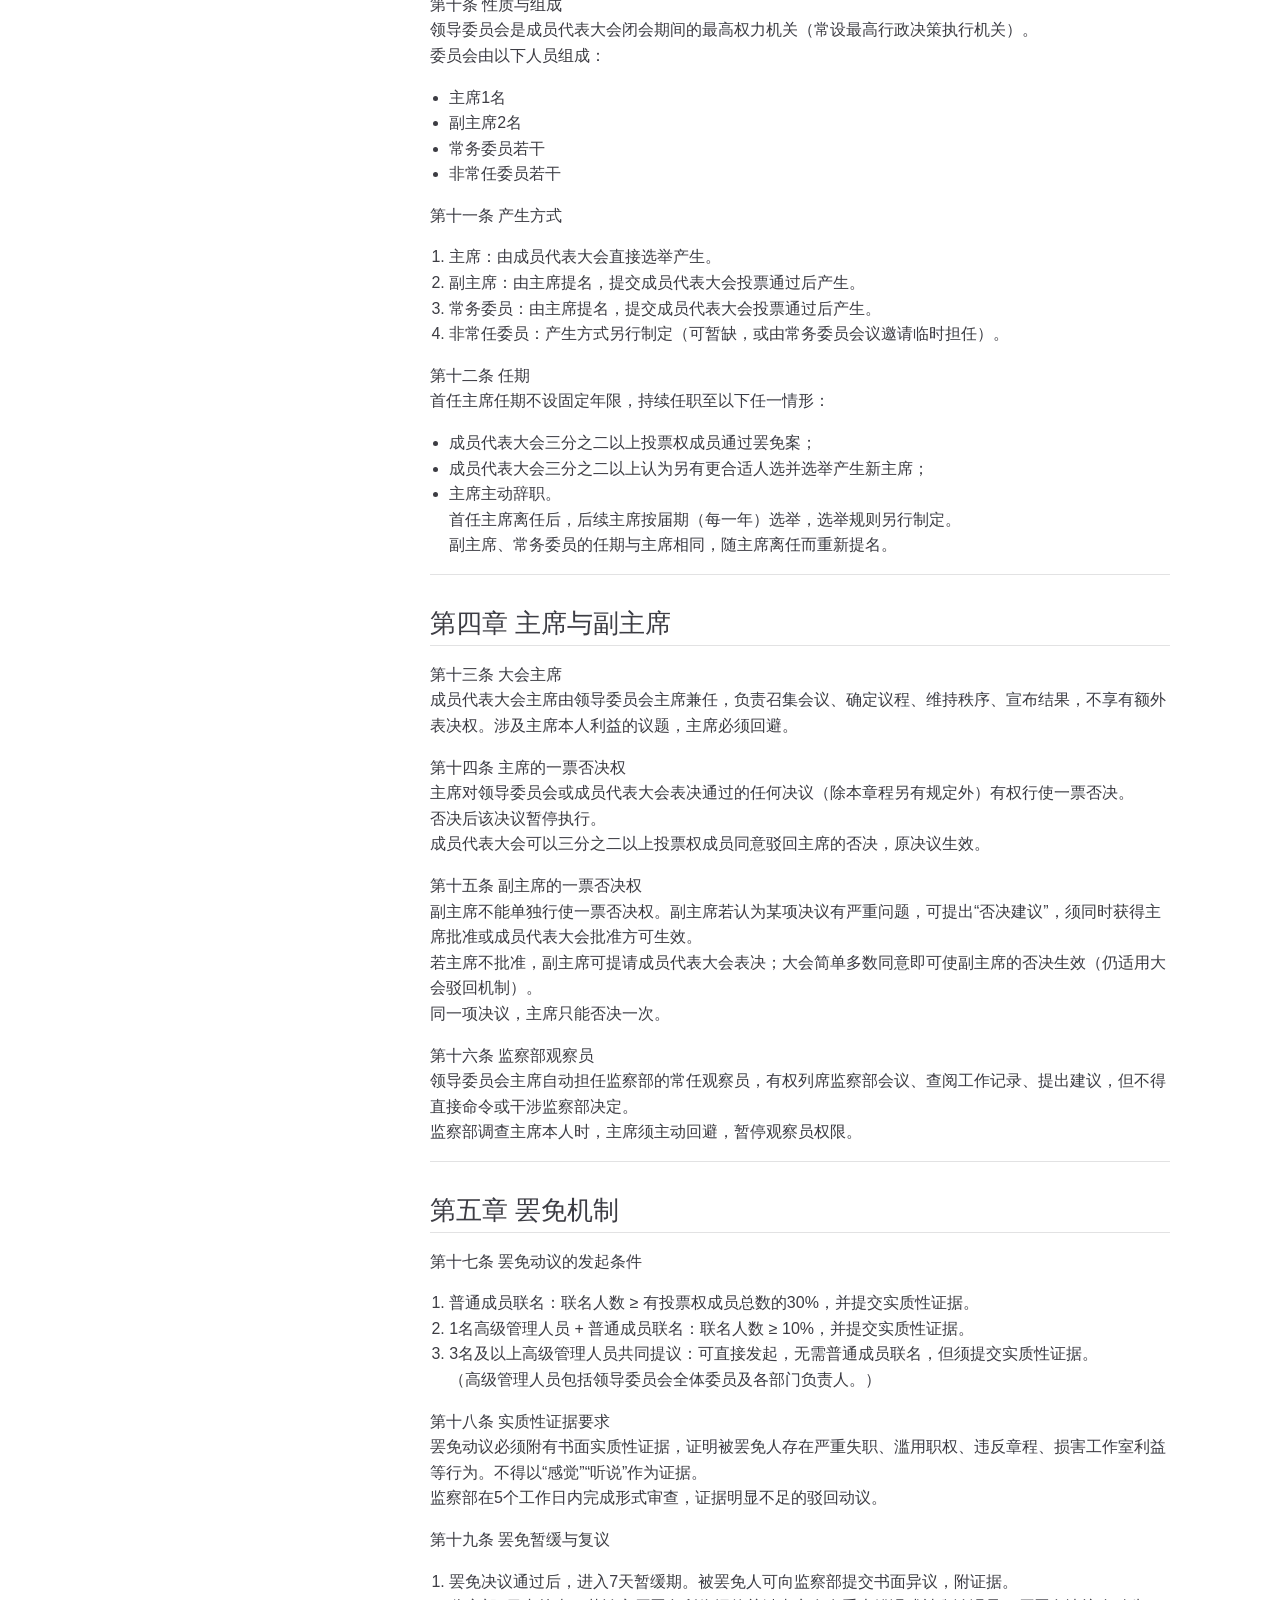
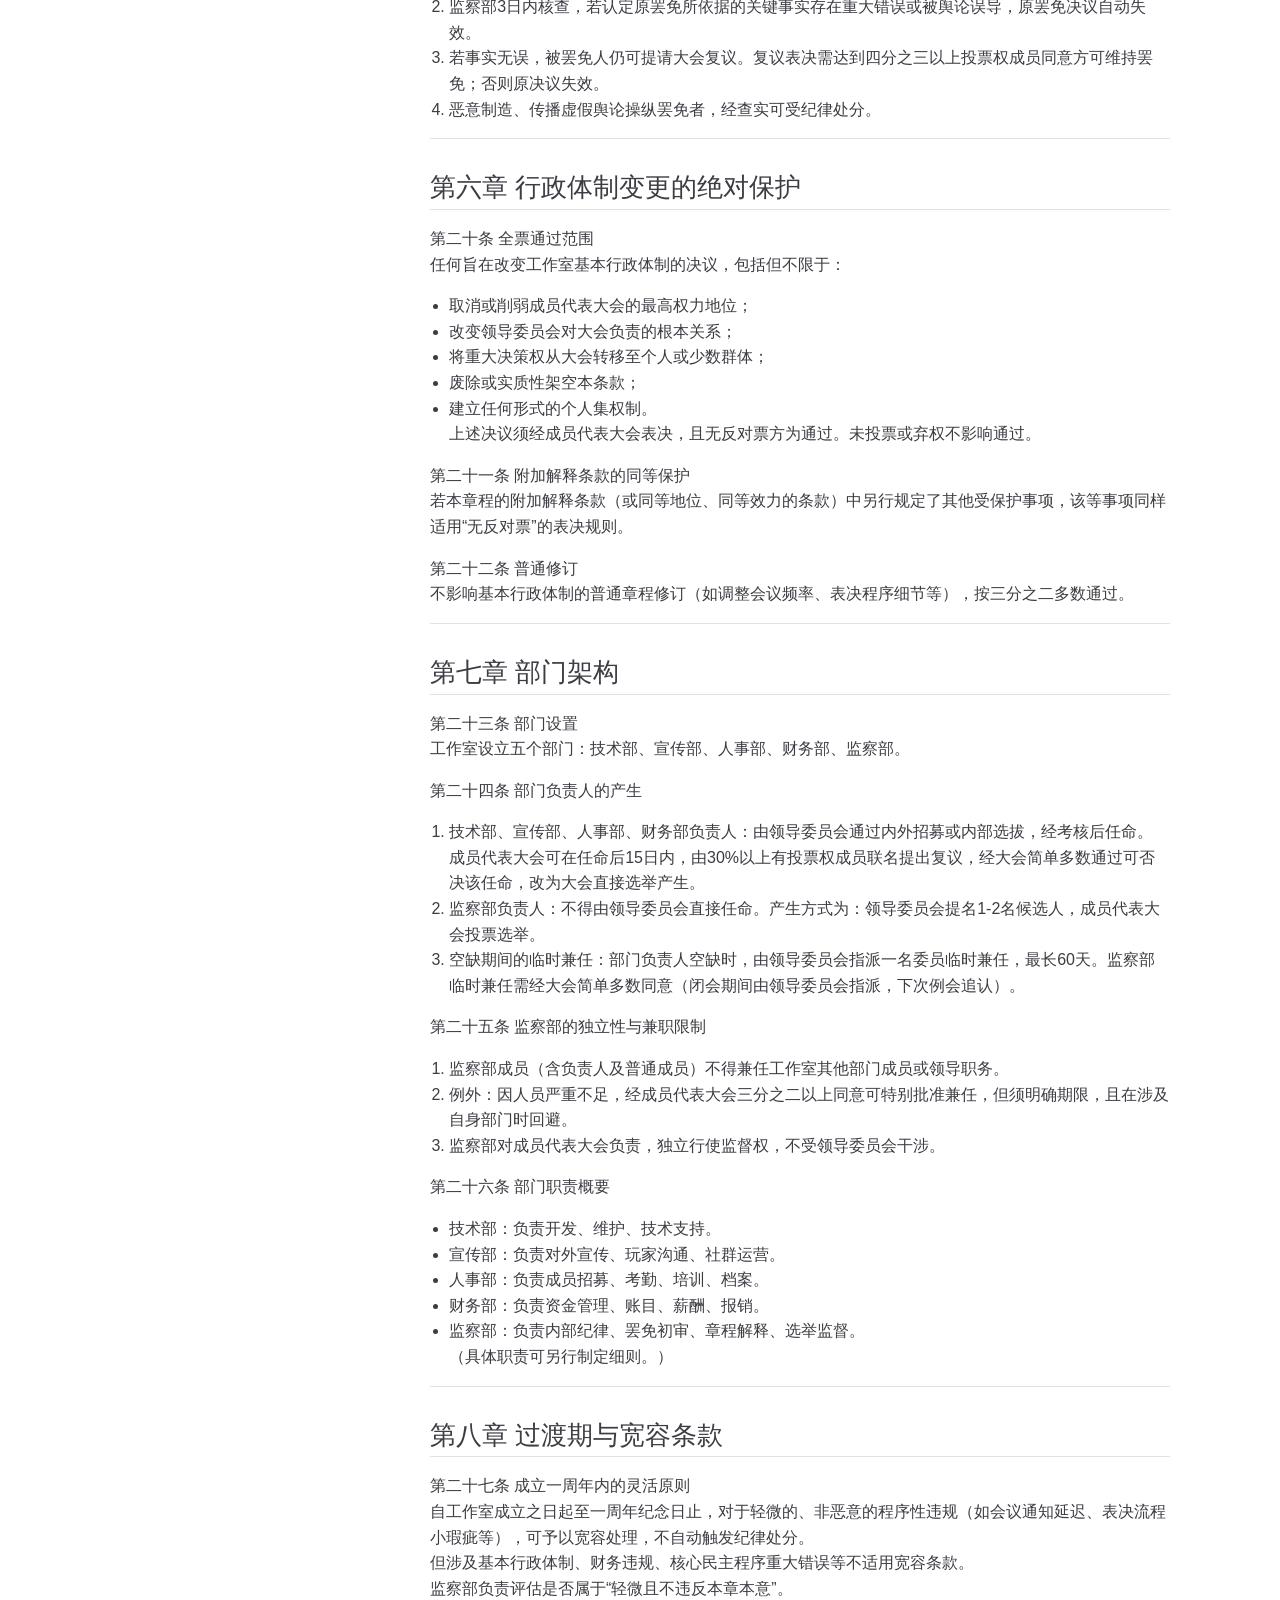
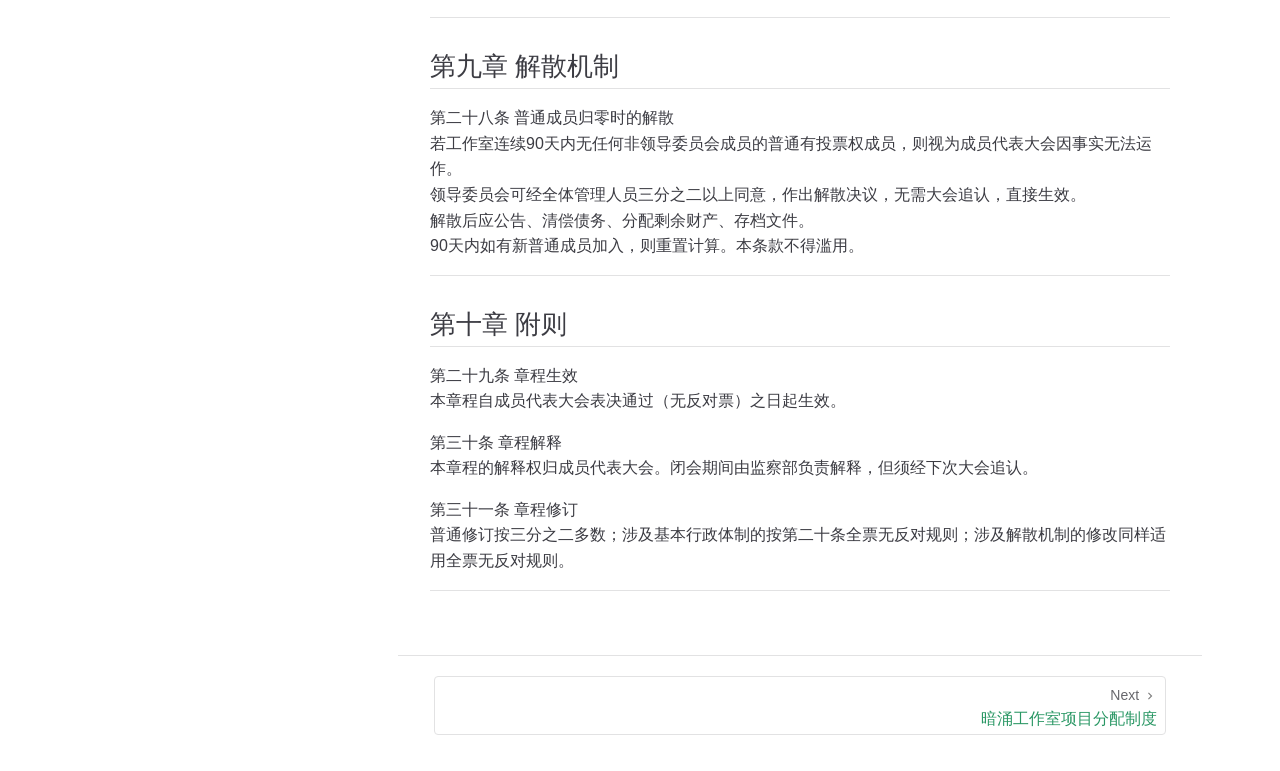
<file: zc.html>
<!doctype html>
<html lang="zh-CN">
  <head>
    <meta charset="utf-8" />
    <meta name="viewport" content="width=device-width,initial-scale=1" />
    <meta name="generator" content="VuePress 2.0.0-rc.30" />
    <style>
      :root {
        --vp-c-bg: #fff;
      }

      [data-theme='dark'] {
        --vp-c-bg: #1b1b1f;
      }

      html,
      body {
        background-color: var(--vp-c-bg);
      }
    </style>
    <script>
      const useChoice = localStorage.getItem('vuepress-color-scheme')
      const systemStatus =
        'matchMedia' in window
          ? window.matchMedia('(prefers-color-scheme: dark)').matches
          : false

      if (useChoice === 'light') {
        document.documentElement.dataset.theme = 'light'
      } else if (useChoice === 'dark' || systemStatus) {
        document.documentElement.dataset.theme = 'dark'
      }
    </script>
    <link rel="icon" href="/images/logo.png"><title>暗涌工作室章程（试行） | 暗涌工作室文档站</title><meta name="description" content="">
    <link rel="preload" href="/assets/style-D07S9ApF.css" as="style"><link rel="stylesheet" href="/assets/style-D07S9ApF.css">
    <link rel="modulepreload" href="/assets/app-BJTnUVDX.js"><link rel="modulepreload" href="/assets/zc-C67fNoJi.js">
    <link rel="prefetch" href="/assets/about-YxR99-S3.js" as="script"><link rel="prefetch" href="/assets/fc-Cm9nxzts.js" as="script"><link rel="prefetch" href="/assets/README-j2Oylhzr.js" as="script"><link rel="prefetch" href="/assets/404.html-D1xXS2c9.js" as="script">
  </head>
  <body>
    <div id="app"><!--[--><div class="vp-theme-container external-link-icon" vp-container><!--[--><header class="vp-navbar" vp-navbar><div class="vp-toggle-sidebar-button" title="toggle sidebar" aria-expanded="false" role="button" tabindex="0"><div class="icon" aria-hidden="true"><span></span><span></span><span></span></div></div><span><a class="route-link" href="/"><img class="vp-site-logo" src="/images/logo.png" alt="暗涌工作室文档站"><span class="vp-site-name vp-hide-mobile" aria-hidden="true">暗涌工作室文档站</span></a></span><div class="vp-navbar-items-wrapper" style=""><!--[--><!--]--><nav class="vp-navbar-items vp-hide-mobile" aria-label="site navigation"><!--[--><div class="vp-navbar-item"><a class="route-link auto-link" href="/" aria-label="首页"><!--[--><!--[--><!--]--><!--]-->首页<!--[--><!--[--><!--]--><!--]--></a></div><div class="vp-navbar-item"><div class="vp-navbar-dropdown-wrapper"><button class="vp-navbar-dropdown-title" type="button" aria-label="章程与规范"><span class="title">章程与规范</span><span class="arrow down"></span></button><button class="vp-navbar-dropdown-title-mobile" type="button" aria-label="章程与规范"><span class="title">章程与规范</span><span class="right arrow"></span></button><ul class="vp-navbar-dropdown" style="display:none;"><!--[--><li class="vp-navbar-dropdown-item"><a class="route-link route-link-active auto-link" href="/zc.html" aria-label="暗涌工作室章程（试行）"><!--[--><!--[--><!--]--><!--]-->暗涌工作室章程（试行）<!--[--><!--[--><!--]--><!--]--></a></li><li class="vp-navbar-dropdown-item"><a class="route-link auto-link" href="/fc.html" aria-label="暗涌工作室项目分配制度"><!--[--><!--[--><!--]--><!--]-->暗涌工作室项目分配制度<!--[--><!--[--><!--]--><!--]--></a></li><!--]--></ul></div></div><div class="vp-navbar-item"><a class="route-link auto-link" href="/about.html" aria-label="关于"><!--[--><!--[--><!--]--><!--]-->关于<!--[--><!--[--><!--]--><!--]--></a></div><!--]--></nav><!--[--><!--]--><button type="button" class="vp-toggle-color-mode-button" title="toggle color mode"><svg class="light-icon" viewbox="0 0 32 32" style=""><path d="M16 12.005a4 4 0 1 1-4 4a4.005 4.005 0 0 1 4-4m0-2a6 6 0 1 0 6 6a6 6 0 0 0-6-6z" fill="currentColor"></path><path d="M5.394 6.813l1.414-1.415l3.506 3.506L8.9 10.318z" fill="currentColor"></path><path d="M2 15.005h5v2H2z" fill="currentColor"></path><path d="M5.394 25.197L8.9 21.691l1.414 1.415l-3.506 3.505z" fill="currentColor"></path><path d="M15 25.005h2v5h-2z" fill="currentColor"></path><path d="M21.687 23.106l1.414-1.415l3.506 3.506l-1.414 1.414z" fill="currentColor"></path><path d="M25 15.005h5v2h-5z" fill="currentColor"></path><path d="M21.687 8.904l3.506-3.506l1.414 1.415l-3.506 3.505z" fill="currentColor"></path><path d="M15 2.005h2v5h-2z" fill="currentColor"></path></svg><svg class="dark-icon" viewbox="0 0 32 32" style="display:none;"><path d="M13.502 5.414a15.075 15.075 0 0 0 11.594 18.194a11.113 11.113 0 0 1-7.975 3.39c-.138 0-.278.005-.418 0a11.094 11.094 0 0 1-3.2-21.584M14.98 3a1.002 1.002 0 0 0-.175.016a13.096 13.096 0 0 0 1.825 25.981c.164.006.328 0 .49 0a13.072 13.072 0 0 0 10.703-5.555a1.01 1.01 0 0 0-.783-1.565A13.08 13.08 0 0 1 15.89 4.38A1.015 1.015 0 0 0 14.98 3z" fill="currentColor"></path></svg></button><!----></div></header><!--]--><div class="vp-sidebar-mask"></div><!--[--><aside class="vp-sidebar" vp-sidebar><nav class="vp-navbar-items" aria-label="site navigation"><!--[--><div class="vp-navbar-item"><a class="route-link auto-link" href="/" aria-label="首页"><!--[--><!--[--><!--]--><!--]-->首页<!--[--><!--[--><!--]--><!--]--></a></div><div class="vp-navbar-item"><div class="vp-navbar-dropdown-wrapper"><button class="vp-navbar-dropdown-title" type="button" aria-label="章程与规范"><span class="title">章程与规范</span><span class="arrow down"></span></button><button class="vp-navbar-dropdown-title-mobile" type="button" aria-label="章程与规范"><span class="title">章程与规范</span><span class="right arrow"></span></button><ul class="vp-navbar-dropdown" style="display:none;"><!--[--><li class="vp-navbar-dropdown-item"><a class="route-link route-link-active auto-link" href="/zc.html" aria-label="暗涌工作室章程（试行）"><!--[--><!--[--><!--]--><!--]-->暗涌工作室章程（试行）<!--[--><!--[--><!--]--><!--]--></a></li><li class="vp-navbar-dropdown-item"><a class="route-link auto-link" href="/fc.html" aria-label="暗涌工作室项目分配制度"><!--[--><!--[--><!--]--><!--]-->暗涌工作室项目分配制度<!--[--><!--[--><!--]--><!--]--></a></li><!--]--></ul></div></div><div class="vp-navbar-item"><a class="route-link auto-link" href="/about.html" aria-label="关于"><!--[--><!--[--><!--]--><!--]-->关于<!--[--><!--[--><!--]--><!--]--></a></div><!--]--></nav><!--[--><!--]--><ul class="vp-sidebar-items"><!--[--><li><a class="route-link auto-link vp-sidebar-item vp-sidebar-heading" href="/" aria-label="首页"><!--[--><!--[--><!--]--><!--]-->首页<!--[--><!--[--><!--]--><!--]--></a><!----></li><li><p tabindex="0" class="vp-sidebar-item vp-sidebar-heading active collapsible">章程与规范 <span class="down arrow"></span></p><ul class="vp-sidebar-children" style=""><!--[--><li><a class="route-link route-link-active auto-link vp-sidebar-item active" href="/zc.html" aria-label="暗涌工作室章程（试行）"><!--[--><!--[--><!--]--><!--]-->暗涌工作室章程（试行）<!--[--><!--[--><!--]--><!--]--></a><!----></li><li><a class="route-link auto-link vp-sidebar-item" href="/fc.html" aria-label="暗涌工作室项目分配制度"><!--[--><!--[--><!--]--><!--]-->暗涌工作室项目分配制度<!--[--><!--[--><!--]--><!--]--></a><!----></li><!--]--></ul></li><li><a class="route-link auto-link vp-sidebar-item vp-sidebar-heading" href="/about.html" aria-label="关于"><!--[--><!--[--><!--]--><!--]-->关于<!--[--><!--[--><!--]--><!--]--></a><!----></li><!--]--></ul><!--[--><!--]--></aside><!--]--><!--[--><main class="vp-page"><!--[--><!--]--><div vp-content><!--[--><!--]--><div id="content"><h1 id="暗涌工作室章程-试行" tabindex="-1"><a class="header-anchor" href="#暗涌工作室章程-试行"><span>暗涌工作室章程（试行）</span></a></h1><h2 id="第一章-总则" tabindex="-1"><a class="header-anchor" href="#第一章-总则"><span>第一章 总则</span></a></h2><p><strong>第一条 工作室名称</strong><br> 暗涌工作室（以下简称“工作室”）。</p><p><strong>第二条 工作室宗旨</strong><br> 为人民服务；秉承扶植新人的优良传统，听取玩家心声，做玩家心中好的工作室，做对创作者支持好的工作室。</p><p><strong>第三条 权力归属原则</strong><br> 工作室的一切权利属于成员。成员代表大会是工作室的最高权力机关。</p><p><strong>第四条 治理结构</strong><br> 工作室实行“成员代表大会—领导委员会”双层治理结构。领导委员会是最高行政决策执行机关，对成员代表大会负责，受其监督。</p><hr><h2 id="第二章-成员代表大会" tabindex="-1"><a class="header-anchor" href="#第二章-成员代表大会"><span>第二章 成员代表大会</span></a></h2><p><strong>第五条 构成</strong><br> 成员代表大会由全体有投票权的成员组成。<br> 有投票权的成员必须承诺并能实际做到“随时有时间参与工作室会议（线上或线下）”。无法保证随时参会的成员可保留成员身份，但不享有表决权。<br> 连续两次无正当理由缺席会议者，自动冻结投票权，直至重新承诺并能实际参会。</p><p><strong>第六条 会议制度</strong></p><ol><li><strong>例会</strong>：每6个月召开一次，由领导委员会确定时间并提前通知。</li><li><strong>紧急会议</strong>：遇重大突发事件，可由以下任一方式提议召开： <ul><li>领导委员会决议；</li><li>不少于30%有投票权成员联名；</li><li>主席决定。<br> 紧急会议应在提议后48小时内召开，可采用线上即时投票。</li></ul></li></ol><p><strong>第七条 法定最低出席构成</strong><br> 成员代表大会召开时，必须有至少一名非领导委员会成员的普通有投票权成员出席（线上或线下），否则该会议不得召开；已召开的不具效力。<br> “管理人员”包括：领导委员会主席、副主席、常务委员、非常任委员，以及各部门负责人。</p><p><strong>第八条 闭会期间的权力安排</strong><br> 成员代表大会闭会期间，领导委员会为工作室最高权力机关，行使大会授予的决策权，但以下事项除外：</p><ul><li>修改本章程的基本行政体制条款；</li><li>选举或罢免领导委员会主席；</li><li>解散工作室；</li><li>其他本章程明确规定须由大会表决的事项。<br> 领导委员会在闭会期间作出的重大决策，应在下一次例会向大会报告并追认。若大会三分之二多数否决，该决策失效（已产生的外部善意第三方权益不受影响，对内追责领导委员会成员）。</li></ul><p><strong>第九条 大会停开期的特殊安排</strong><br> 若成员代表大会因无法满足“至少有一名普通成员出席”而连续两次无法召开，则进入大会停开期。<br> 停开期内，领导委员会代为行使大会最高权力，但不得改变基本行政体制、不得解散工作室。<br> 停开期内作出的所有决议，须在下次能够正式召开大会时提交追溯表决：简单多数通过则有效，简单多数否决则自始无效。<br> 停开期一旦结束，领导委员会的代行权力自动终止。</p><hr><h2 id="第三章-工作室领导委员会-执行委员会" tabindex="-1"><a class="header-anchor" href="#第三章-工作室领导委员会-执行委员会"><span>第三章 工作室领导委员会（执行委员会）</span></a></h2><p><strong>第十条 性质与组成</strong><br> 领导委员会是成员代表大会闭会期间的最高权力机关（常设最高行政决策执行机关）。<br> 委员会由以下人员组成：</p><ul><li>主席1名</li><li>副主席2名</li><li>常务委员若干</li><li>非常任委员若干</li></ul><p><strong>第十一条 产生方式</strong></p><ol><li><strong>主席</strong>：由成员代表大会直接选举产生。</li><li><strong>副主席</strong>：由主席提名，提交成员代表大会投票通过后产生。</li><li><strong>常务委员</strong>：由主席提名，提交成员代表大会投票通过后产生。</li><li><strong>非常任委员</strong>：产生方式另行制定（可暂缺，或由常务委员会议邀请临时担任）。</li></ol><p><strong>第十二条 任期</strong><br> 首任主席任期不设固定年限，持续任职至以下任一情形：</p><ul><li>成员代表大会三分之二以上投票权成员通过罢免案；</li><li>成员代表大会三分之二以上认为另有更合适人选并选举产生新主席；</li><li>主席主动辞职。<br> 首任主席离任后，后续主席按届期（每一年）选举，选举规则另行制定。<br> 副主席、常务委员的任期与主席相同，随主席离任而重新提名。</li></ul><hr><h2 id="第四章-主席与副主席" tabindex="-1"><a class="header-anchor" href="#第四章-主席与副主席"><span>第四章 主席与副主席</span></a></h2><p><strong>第十三条 大会主席</strong><br> 成员代表大会主席由领导委员会主席兼任，负责召集会议、确定议程、维持秩序、宣布结果，不享有额外表决权。涉及主席本人利益的议题，主席必须回避。</p><p><strong>第十四条 主席的一票否决权</strong><br> 主席对领导委员会或成员代表大会表决通过的任何决议（除本章程另有规定外）有权行使一票否决。<br> 否决后该决议暂停执行。<br> 成员代表大会可以三分之二以上投票权成员同意驳回主席的否决，原决议生效。</p><p><strong>第十五条 副主席的一票否决权</strong><br> 副主席不能单独行使一票否决权。副主席若认为某项决议有严重问题，可提出“否决建议”，须同时获得主席批准或成员代表大会批准方可生效。<br> 若主席不批准，副主席可提请成员代表大会表决；大会简单多数同意即可使副主席的否决生效（仍适用大会驳回机制）。<br> 同一项决议，主席只能否决一次。</p><p><strong>第十六条 监察部观察员</strong><br> 领导委员会主席自动担任监察部的常任观察员，有权列席监察部会议、查阅工作记录、提出建议，但不得直接命令或干涉监察部决定。<br> 监察部调查主席本人时，主席须主动回避，暂停观察员权限。</p><hr><h2 id="第五章-罢免机制" tabindex="-1"><a class="header-anchor" href="#第五章-罢免机制"><span>第五章 罢免机制</span></a></h2><p><strong>第十七条 罢免动议的发起条件</strong></p><ol><li>普通成员联名：联名人数 ≥ 有投票权成员总数的30%，并提交实质性证据。</li><li>1名高级管理人员 + 普通成员联名：联名人数 ≥ 10%，并提交实质性证据。</li><li>3名及以上高级管理人员共同提议：可直接发起，无需普通成员联名，但须提交实质性证据。<br> （高级管理人员包括领导委员会全体委员及各部门负责人。）</li></ol><p><strong>第十八条 实质性证据要求</strong><br> 罢免动议必须附有书面实质性证据，证明被罢免人存在严重失职、滥用职权、违反章程、损害工作室利益等行为。不得以“感觉”“听说”作为证据。<br> 监察部在5个工作日内完成形式审查，证据明显不足的驳回动议。</p><p><strong>第十九条 罢免暂缓与复议</strong></p><ol><li>罢免决议通过后，进入7天暂缓期。被罢免人可向监察部提交书面异议，附证据。</li><li>监察部3日内核查，若认定原罢免所依据的关键事实存在重大错误或被舆论误导，原罢免决议自动失效。</li><li>若事实无误，被罢免人仍可提请大会复议。复议表决需达到四分之三以上投票权成员同意方可维持罢免；否则原决议失效。</li><li>恶意制造、传播虚假舆论操纵罢免者，经查实可受纪律处分。</li></ol><hr><h2 id="第六章-行政体制变更的绝对保护" tabindex="-1"><a class="header-anchor" href="#第六章-行政体制变更的绝对保护"><span>第六章 行政体制变更的绝对保护</span></a></h2><p><strong>第二十条 全票通过范围</strong><br> 任何旨在改变工作室基本行政体制的决议，包括但不限于：</p><ul><li>取消或削弱成员代表大会的最高权力地位；</li><li>改变领导委员会对大会负责的根本关系；</li><li>将重大决策权从大会转移至个人或少数群体；</li><li>废除或实质性架空本条款；</li><li>建立任何形式的个人集权制。<br> 上述决议须经成员代表大会表决，且<strong>无反对票</strong>方为通过。未投票或弃权不影响通过。</li></ul><p><strong>第二十一条 附加解释条款的同等保护</strong><br> 若本章程的附加解释条款（或同等地位、同等效力的条款）中另行规定了其他受保护事项，该等事项同样适用“无反对票”的表决规则。</p><p><strong>第二十二条 普通修订</strong><br> 不影响基本行政体制的普通章程修订（如调整会议频率、表决程序细节等），按三分之二多数通过。</p><hr><h2 id="第七章-部门架构" tabindex="-1"><a class="header-anchor" href="#第七章-部门架构"><span>第七章 部门架构</span></a></h2><p><strong>第二十三条 部门设置</strong><br> 工作室设立五个部门：技术部、宣传部、人事部、财务部、监察部。</p><p><strong>第二十四条 部门负责人的产生</strong></p><ol><li><strong>技术部、宣传部、人事部、财务部负责人</strong>：由领导委员会通过内外招募或内部选拔，经考核后任命。<br> 成员代表大会可在任命后15日内，由30%以上有投票权成员联名提出复议，经大会简单多数通过可否决该任命，改为大会直接选举产生。</li><li><strong>监察部负责人</strong>：不得由领导委员会直接任命。产生方式为：领导委员会提名1-2名候选人，成员代表大会投票选举。</li><li><strong>空缺期间的临时兼任</strong>：部门负责人空缺时，由领导委员会指派一名委员临时兼任，最长60天。监察部临时兼任需经大会简单多数同意（闭会期间由领导委员会指派，下次例会追认）。</li></ol><p><strong>第二十五条 监察部的独立性与兼职限制</strong></p><ol><li>监察部成员（含负责人及普通成员）不得兼任工作室其他部门成员或领导职务。</li><li>例外：因人员严重不足，经成员代表大会三分之二以上同意可特别批准兼任，但须明确期限，且在涉及自身部门时回避。</li><li>监察部对成员代表大会负责，独立行使监督权，不受领导委员会干涉。</li></ol><p><strong>第二十六条 部门职责概要</strong></p><ul><li><strong>技术部</strong>：负责开发、维护、技术支持。</li><li><strong>宣传部</strong>：负责对外宣传、玩家沟通、社群运营。</li><li><strong>人事部</strong>：负责成员招募、考勤、培训、档案。</li><li><strong>财务部</strong>：负责资金管理、账目、薪酬、报销。</li><li><strong>监察部</strong>：负责内部纪律、罢免初审、章程解释、选举监督。<br> （具体职责可另行制定细则。）</li></ul><hr><h2 id="第八章-过渡期与宽容条款" tabindex="-1"><a class="header-anchor" href="#第八章-过渡期与宽容条款"><span>第八章 过渡期与宽容条款</span></a></h2><p><strong>第二十七条 成立一周年内的灵活原则</strong><br> 自工作室成立之日起至一周年纪念日止，对于轻微的、非恶意的程序性违规（如会议通知延迟、表决流程小瑕疵等），可予以宽容处理，不自动触发纪律处分。<br> 但涉及基本行政体制、财务违规、核心民主程序重大错误等不适用宽容条款。<br> 监察部负责评估是否属于“轻微且不违反本章本意”。</p><hr><h2 id="第九章-解散机制" tabindex="-1"><a class="header-anchor" href="#第九章-解散机制"><span>第九章 解散机制</span></a></h2><p><strong>第二十八条 普通成员归零时的解散</strong><br> 若工作室连续90天内无任何非领导委员会成员的普通有投票权成员，则视为成员代表大会因事实无法运作。<br> 领导委员会可经全体管理人员三分之二以上同意，作出解散决议，无需大会追认，直接生效。<br> 解散后应公告、清偿债务、分配剩余财产、存档文件。<br> 90天内如有新普通成员加入，则重置计算。本条款不得滥用。</p><hr><h2 id="第十章-附则" tabindex="-1"><a class="header-anchor" href="#第十章-附则"><span>第十章 附则</span></a></h2><p><strong>第二十九条 章程生效</strong><br> 本章程自成员代表大会表决通过（无反对票）之日起生效。</p><p><strong>第三十条 章程解释</strong><br> 本章程的解释权归成员代表大会。闭会期间由监察部负责解释，但须经下次大会追认。</p><p><strong>第三十一条 章程修订</strong><br> 普通修订按三分之二多数；涉及基本行政体制的按第二十条全票无反对规则；涉及解散机制的修改同样适用全票无反对规则。</p><hr></div><!--[--><!--]--></div><footer class="vp-page-meta"><!----><div class="vp-meta-item git-info"><!----><!----></div></footer><nav class="vp-page-nav" aria-label="page navigation"><!----><a class="route-link auto-link next" href="/fc.html" aria-label="暗涌工作室项目分配制度"><!--[--><div class="hint">Next <span class="arrow right"></span></div><div class="link"><span class="external-link">暗涌工作室项目分配制度</span></div><!--]--></a></nav><!--[--><!--]--></main><!--]--></div><!--[--><!----><!--]--><!--]--></div>
    <script type="module" src="/assets/app-BJTnUVDX.js" defer></script>
  </body>
</html>
</file>
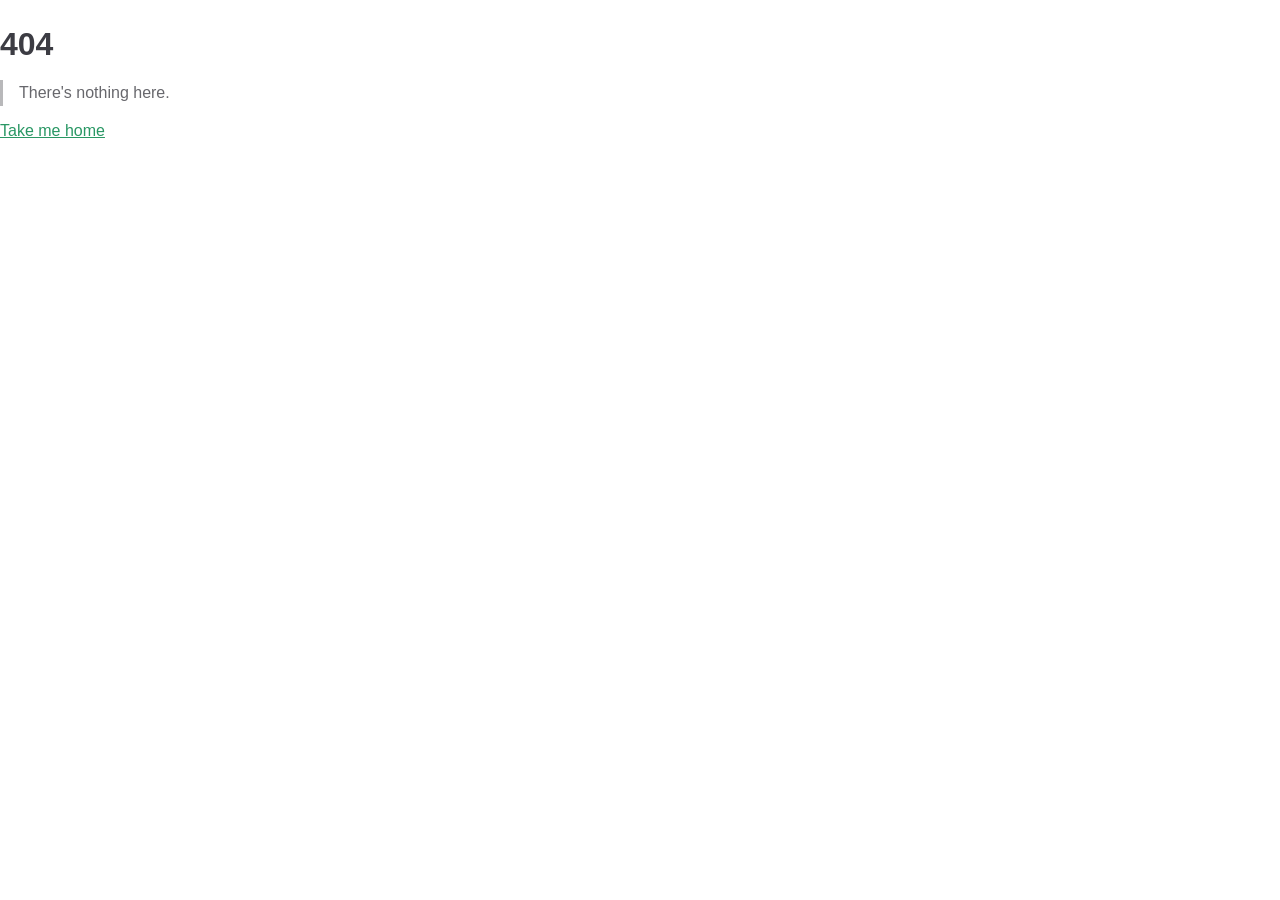
<file: assets/fc.html>
<!doctype html>
<html lang="zh-CN">
  <head>
    <meta charset="utf-8" />
    <meta name="viewport" content="width=device-width,initial-scale=1" />
    <meta name="generator" content="VuePress 2.0.0-rc.30" />
    <style>
      :root {
        --vp-c-bg: #fff;
      }

      [data-theme='dark'] {
        --vp-c-bg: #1b1b1f;
      }

      html,
      body {
        background-color: var(--vp-c-bg);
      }
    </style>
    <script>
      const useChoice = localStorage.getItem('vuepress-color-scheme')
      const systemStatus =
        'matchMedia' in window
          ? window.matchMedia('(prefers-color-scheme: dark)').matches
          : false

      if (useChoice === 'light') {
        document.documentElement.dataset.theme = 'light'
      } else if (useChoice === 'dark' || systemStatus) {
        document.documentElement.dataset.theme = 'dark'
      }
    </script>
    <link rel="icon" href="/images/logo.png"><title>暗涌工作室项目分配制度 | 暗涌工作室文档站</title><meta name="description" content="">
    <link rel="preload" href="/assets/style-D07S9ApF.css" as="style"><link rel="stylesheet" href="/assets/style-D07S9ApF.css">
    <link rel="modulepreload" href="/assets/app-BnEuusCE.js"><link rel="modulepreload" href="/assets/fc-B7cOgd43.js">
    <link rel="prefetch" href="/assets/README-B_pu03zK.js" as="script"><link rel="prefetch" href="/assets/zc-DpWb7dKr.js" as="script"><link rel="prefetch" href="/assets/404.html-C26X8X_e.js" as="script">
  </head>
  <body>
    <div id="app"><!--[--><div class="vp-theme-container external-link-icon" vp-container><!--[--><header class="vp-navbar" vp-navbar><div class="vp-toggle-sidebar-button" title="toggle sidebar" aria-expanded="false" role="button" tabindex="0"><div class="icon" aria-hidden="true"><span></span><span></span><span></span></div></div><span><a class="route-link" href="/"><img class="vp-site-logo" src="/images/logo.png" alt="暗涌工作室文档站"><span class="vp-site-name vp-hide-mobile" aria-hidden="true">暗涌工作室文档站</span></a></span><div class="vp-navbar-items-wrapper" style=""><!--[--><!--]--><nav class="vp-navbar-items vp-hide-mobile" aria-label="site navigation"><!--[--><div class="vp-navbar-item"><a class="route-link auto-link" href="/" aria-label="首页"><!--[--><!--[--><!--]--><!--]-->首页<!--[--><!--[--><!--]--><!--]--></a></div><div class="vp-navbar-item"><div class="vp-navbar-dropdown-wrapper"><button class="vp-navbar-dropdown-title" type="button" aria-label="章程与规范"><span class="title">章程与规范</span><span class="arrow down"></span></button><button class="vp-navbar-dropdown-title-mobile" type="button" aria-label="章程与规范"><span class="title">章程与规范</span><span class="right arrow"></span></button><ul class="vp-navbar-dropdown" style="display:none;"><!--[--><li class="vp-navbar-dropdown-item"><a class="route-link auto-link" href="/zc.html" aria-label="暗涌工作室章程（试行）"><!--[--><!--[--><!--]--><!--]-->暗涌工作室章程（试行）<!--[--><!--[--><!--]--><!--]--></a></li><li class="vp-navbar-dropdown-item"><a class="route-link route-link-active auto-link" href="/fc.html" aria-label="暗涌工作室项目分配制度"><!--[--><!--[--><!--]--><!--]-->暗涌工作室项目分配制度<!--[--><!--[--><!--]--><!--]--></a></li><!--]--></ul></div></div><!--]--></nav><!--[--><!--]--><button type="button" class="vp-toggle-color-mode-button" title="toggle color mode"><svg class="light-icon" viewbox="0 0 32 32" style=""><path d="M16 12.005a4 4 0 1 1-4 4a4.005 4.005 0 0 1 4-4m0-2a6 6 0 1 0 6 6a6 6 0 0 0-6-6z" fill="currentColor"></path><path d="M5.394 6.813l1.414-1.415l3.506 3.506L8.9 10.318z" fill="currentColor"></path><path d="M2 15.005h5v2H2z" fill="currentColor"></path><path d="M5.394 25.197L8.9 21.691l1.414 1.415l-3.506 3.505z" fill="currentColor"></path><path d="M15 25.005h2v5h-2z" fill="currentColor"></path><path d="M21.687 23.106l1.414-1.415l3.506 3.506l-1.414 1.414z" fill="currentColor"></path><path d="M25 15.005h5v2h-5z" fill="currentColor"></path><path d="M21.687 8.904l3.506-3.506l1.414 1.415l-3.506 3.505z" fill="currentColor"></path><path d="M15 2.005h2v5h-2z" fill="currentColor"></path></svg><svg class="dark-icon" viewbox="0 0 32 32" style="display:none;"><path d="M13.502 5.414a15.075 15.075 0 0 0 11.594 18.194a11.113 11.113 0 0 1-7.975 3.39c-.138 0-.278.005-.418 0a11.094 11.094 0 0 1-3.2-21.584M14.98 3a1.002 1.002 0 0 0-.175.016a13.096 13.096 0 0 0 1.825 25.981c.164.006.328 0 .49 0a13.072 13.072 0 0 0 10.703-5.555a1.01 1.01 0 0 0-.783-1.565A13.08 13.08 0 0 1 15.89 4.38A1.015 1.015 0 0 0 14.98 3z" fill="currentColor"></path></svg></button><!----></div></header><!--]--><div class="vp-sidebar-mask"></div><!--[--><aside class="vp-sidebar" vp-sidebar><nav class="vp-navbar-items" aria-label="site navigation"><!--[--><div class="vp-navbar-item"><a class="route-link auto-link" href="/" aria-label="首页"><!--[--><!--[--><!--]--><!--]-->首页<!--[--><!--[--><!--]--><!--]--></a></div><div class="vp-navbar-item"><div class="vp-navbar-dropdown-wrapper"><button class="vp-navbar-dropdown-title" type="button" aria-label="章程与规范"><span class="title">章程与规范</span><span class="arrow down"></span></button><button class="vp-navbar-dropdown-title-mobile" type="button" aria-label="章程与规范"><span class="title">章程与规范</span><span class="right arrow"></span></button><ul class="vp-navbar-dropdown" style="display:none;"><!--[--><li class="vp-navbar-dropdown-item"><a class="route-link auto-link" href="/zc.html" aria-label="暗涌工作室章程（试行）"><!--[--><!--[--><!--]--><!--]-->暗涌工作室章程（试行）<!--[--><!--[--><!--]--><!--]--></a></li><li class="vp-navbar-dropdown-item"><a class="route-link route-link-active auto-link" href="/fc.html" aria-label="暗涌工作室项目分配制度"><!--[--><!--[--><!--]--><!--]-->暗涌工作室项目分配制度<!--[--><!--[--><!--]--><!--]--></a></li><!--]--></ul></div></div><!--]--></nav><!--[--><!--]--><ul class="vp-sidebar-items"><!--[--><li><a class="route-link auto-link vp-sidebar-item vp-sidebar-heading" href="/" aria-label="首页"><!--[--><!--[--><!--]--><!--]-->首页<!--[--><!--[--><!--]--><!--]--></a><!----></li><li><p tabindex="0" class="vp-sidebar-item vp-sidebar-heading active collapsible">章程与规范 <span class="down arrow"></span></p><ul class="vp-sidebar-children" style=""><!--[--><li><a class="route-link auto-link vp-sidebar-item" href="/zc.html" aria-label="暗涌工作室章程（试行）"><!--[--><!--[--><!--]--><!--]-->暗涌工作室章程（试行）<!--[--><!--[--><!--]--><!--]--></a><!----></li><li><a class="route-link route-link-active auto-link vp-sidebar-item active" href="/fc.html" aria-label="暗涌工作室项目分配制度"><!--[--><!--[--><!--]--><!--]-->暗涌工作室项目分配制度<!--[--><!--[--><!--]--><!--]--></a><!----></li><!--]--></ul></li><!--]--></ul><!--[--><!--]--></aside><!--]--><!--[--><main class="vp-page"><!--[--><!--]--><div vp-content><!--[--><!--]--><div id="content"><h1 id="暗涌工作室项目分配制度" tabindex="-1"><a class="header-anchor" href="#暗涌工作室项目分配制度"><span>暗涌工作室项目分配制度</span></a></h1><h2 id="一、核心原则" tabindex="-1"><a class="header-anchor" href="#一、核心原则"><span>一、核心原则</span></a></h2><ol><li>工作室不设固定薪资，所有成员收入来源于所参与项目的盈利分成。</li><li>每个项目独立核算：总收入减去直接成本后，先提取工作室抽成（用于公款），再按贡献分配。</li><li>工作室抽成与版权收购是两项独立的财务安排。</li><li>未参与某项目的成员，不分得该项目任何盈利。</li></ol><h2 id="二、项目盈利分配流程" tabindex="-1"><a class="header-anchor" href="#二、项目盈利分配流程"><span>二、项目盈利分配流程</span></a></h2><ol><li><p><strong>核算净盈利</strong><br> 净盈利 = 项目总收入 − 直接成本（外包、软件授权、资产采购、宣传支出等）</p></li><li><p><strong>提取工作室抽成</strong><br> 从净盈利中提取约定比例（默认0%~10%）作为工作室公款。<br> 抽成比例由项目组与领导委员会在项目启动前协商确定。</p></li><li><p><strong>剩余利润分配</strong><br> 扣除抽成后的剩余资金，由<strong>项目参与成员</strong>按贡献比例分配。</p></li><li><p><strong>贡献比例确定方式</strong>（三选一，项目启动前明确）：</p><ul><li>按工时 × 难度系数</li><li>项目启动前书面约定份额（如A 40%，B 30%，C 20%，D 10%）</li><li>协商一致的其它方式</li></ul></li></ol><h2 id="三、工作室抽成-公款" tabindex="-1"><a class="header-anchor" href="#三、工作室抽成-公款"><span>三、工作室抽成（公款）</span></a></h2><ol><li><p><strong>抽成用途</strong>：</p><ul><li>日常运营成本（域名、服务器、宣传、法务等）</li><li>风险准备金（应对项目亏损或纠纷）</li><li>长期维护奖励金（见第六条）</li><li>购买成员版权（见第四条）</li></ul></li><li><p><strong>抽成比例</strong>：</p></li></ol><table><thead><tr><th>情形</th><th>建议比例</th><th>说明</th></tr></thead><tbody><tr><td>工作室提供垫资、品牌、服务器等资源</td><td>0%~10%</td><td>标准情况</td></tr><tr><td>项目完全自筹资金且不依赖工作室资源</td><td>0%~10%</td><td>由双方协商</td></tr><tr><td>特殊情况（如公益项目）</td><td>0%</td><td>需成员代表大会批准</td></tr></tbody></table><ol start="3"><li>抽成比例一旦确定，不得在项目中途单方面变更。</li></ol><h2 id="四、版权归属与收购" tabindex="-1"><a class="header-anchor" href="#四、版权归属与收购"><span>四、版权归属与收购</span></a></h2><ol><li><p><strong>个人保留版权</strong><br> 成员对自己独立创作的部分（代码、美术资源、文案等）保留著作权。项目整体作为合作作品，按《著作权法》第十四条处理。</p></li><li><p><strong>工作室收购版权</strong><br> 工作室可与成员协商，<strong>一次性付费</strong>收购其在某项目中的个人版权（或部分版权）。收购价格从工作室公款中支付，金额由双方商定。</p></li><li><p><strong>收购后的分成权转移</strong><br> 收购完成后，该成员不再享有该项目未来的利润分成权。其原应得的分成份额（按贡献比例计算）<strong>转归工作室所有</strong>。<br> 即：未来该项目产生的利润中，原本分给该成员的那部分，改为分配给工作室。</p></li><li><p><strong>未收购版权的退出成员</strong><br> 若成员退出项目时工作室未收购其版权，则退出后其已完成的成果仍可参与该项目<strong>未来一年内</strong>的利润分成（按退出前的贡献比例计算），一年后自动终止分成权。</p></li><li><p><strong>开源协议优先</strong><br> 若成员声明其作品遵循 MIT、GPL 等开源协议，工作室可无偿使用，无需收购版权，也不影响其分成权。</p></li></ol><h2 id="五、亏损处理" tabindex="-1"><a class="header-anchor" href="#五、亏损处理"><span>五、亏损处理</span></a></h2><ol><li><p>若项目亏损（净盈利为负），亏损部分由<strong>项目参与成员</strong>按贡献比例共同承担（从其他项目收入中抵扣，或从公款中借支后由该组成员偿还）。</p></li><li><p>设立风险阀值：亏损超过项目总预算的30%后，超出部分由工作室公款承担50%，项目组成员承担50%。</p></li></ol><h2 id="六、后期维护与长期维护奖励金" tabindex="-1"><a class="header-anchor" href="#六、后期维护与长期维护奖励金"><span>六、后期维护与长期维护奖励金</span></a></h2><ol><li><p><strong>维护阶段定义</strong><br> 项目正式发布后的 bug 修复、版本更新、新内容添加等，视为新的工作阶段。</p></li><li><p><strong>维护贡献单独计算</strong><br> 参与维护的成员可重新协商贡献比例，或申请从“长期维护奖励金”中获得额外补贴。</p></li><li><p><strong>原成员退出后的维护</strong></p><ul><li>若其版权已被工作室收购，则退出后不参与维护，也无分成。</li><li>若其版权未被收购且退出一年内，仍享有分成，但不承担维护义务。维护工作由新人接手，新人获得维护阶段的对应分成。</li></ul></li><li><p><strong>长期维护奖励金</strong><br> 从工作室公款中设立专项奖励金，用于补贴持续参与项目更新、但已不再享受初始分成的程序员或美术师。<br> 发放由项目负责人申请，领导委员会批准。</p></li></ol><h2 id="七、记录与透明" tabindex="-1"><a class="header-anchor" href="#七、记录与透明"><span>七、记录与透明</span></a></h2><ol><li>每个项目的收入、成本、抽成比例、贡献比例、分配结果均需<strong>书面记录</strong>，并向全体成员公开。</li><li>监察部负责审核分配的公正性，受理分配争议。</li></ol><h2 id="八、生效与修改" tabindex="-1"><a class="header-anchor" href="#八、生效与修改"><span>八、生效与修改</span></a></h2><ul><li>本制度由成员代表大会表决通过（简单多数）后生效。</li><li>修改需经成员代表大会三分之二多数通过。</li></ul></div><!--[--><!--]--></div><footer class="vp-page-meta"><!----><div class="vp-meta-item git-info"><!----><!----></div></footer><nav class="vp-page-nav" aria-label="page navigation"><a class="route-link auto-link prev" href="/zc.html" aria-label="暗涌工作室章程（试行）"><!--[--><div class="hint"><span class="arrow left"></span> Prev</div><div class="link"><span class="external-link">暗涌工作室章程（试行）</span></div><!--]--></a><!----></nav><!--[--><!--]--></main><!--]--></div><!--[--><!----><!--]--><!--]--></div>
    <script type="module" src="/assets/app-BnEuusCE.js" defer></script>
  </body>
</html>
</file>
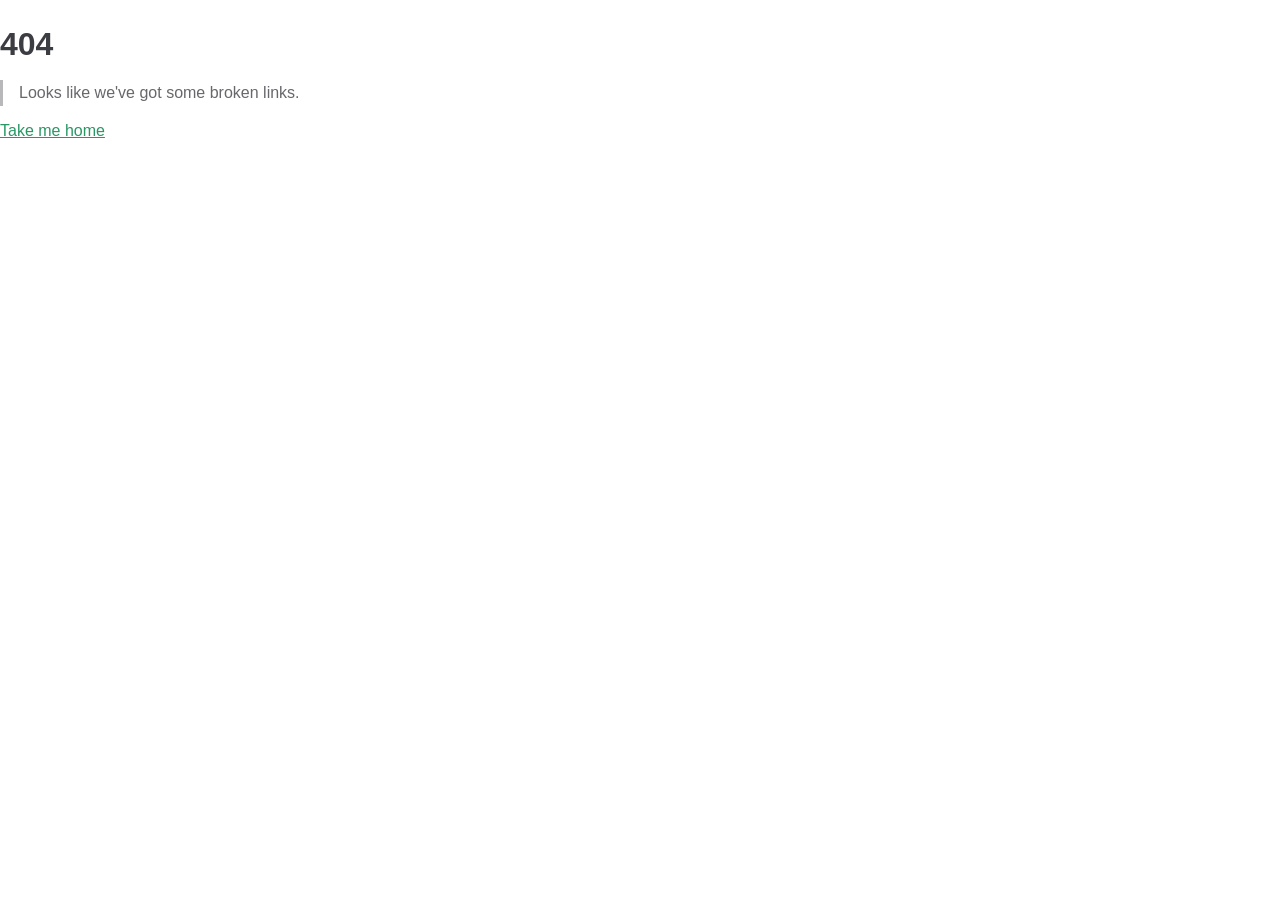
<file: assets/zc.html>
<!doctype html>
<html lang="zh-CN">
  <head>
    <meta charset="utf-8" />
    <meta name="viewport" content="width=device-width,initial-scale=1" />
    <meta name="generator" content="VuePress 2.0.0-rc.30" />
    <style>
      :root {
        --vp-c-bg: #fff;
      }

      [data-theme='dark'] {
        --vp-c-bg: #1b1b1f;
      }

      html,
      body {
        background-color: var(--vp-c-bg);
      }
    </style>
    <script>
      const useChoice = localStorage.getItem('vuepress-color-scheme')
      const systemStatus =
        'matchMedia' in window
          ? window.matchMedia('(prefers-color-scheme: dark)').matches
          : false

      if (useChoice === 'light') {
        document.documentElement.dataset.theme = 'light'
      } else if (useChoice === 'dark' || systemStatus) {
        document.documentElement.dataset.theme = 'dark'
      }
    </script>
    <link rel="icon" href="/images/logo.png"><title>暗涌工作室章程（试行） | 暗涌工作室文档站</title><meta name="description" content="">
    <link rel="preload" href="/assets/style-D07S9ApF.css" as="style"><link rel="stylesheet" href="/assets/style-D07S9ApF.css">
    <link rel="modulepreload" href="/assets/app-BnEuusCE.js"><link rel="modulepreload" href="/assets/zc-DpWb7dKr.js">
    <link rel="prefetch" href="/assets/fc-B7cOgd43.js" as="script"><link rel="prefetch" href="/assets/README-B_pu03zK.js" as="script"><link rel="prefetch" href="/assets/404.html-C26X8X_e.js" as="script">
  </head>
  <body>
    <div id="app"><!--[--><div class="vp-theme-container external-link-icon" vp-container><!--[--><header class="vp-navbar" vp-navbar><div class="vp-toggle-sidebar-button" title="toggle sidebar" aria-expanded="false" role="button" tabindex="0"><div class="icon" aria-hidden="true"><span></span><span></span><span></span></div></div><span><a class="route-link" href="/"><img class="vp-site-logo" src="/images/logo.png" alt="暗涌工作室文档站"><span class="vp-site-name vp-hide-mobile" aria-hidden="true">暗涌工作室文档站</span></a></span><div class="vp-navbar-items-wrapper" style=""><!--[--><!--]--><nav class="vp-navbar-items vp-hide-mobile" aria-label="site navigation"><!--[--><div class="vp-navbar-item"><a class="route-link auto-link" href="/" aria-label="首页"><!--[--><!--[--><!--]--><!--]-->首页<!--[--><!--[--><!--]--><!--]--></a></div><div class="vp-navbar-item"><div class="vp-navbar-dropdown-wrapper"><button class="vp-navbar-dropdown-title" type="button" aria-label="章程与规范"><span class="title">章程与规范</span><span class="arrow down"></span></button><button class="vp-navbar-dropdown-title-mobile" type="button" aria-label="章程与规范"><span class="title">章程与规范</span><span class="right arrow"></span></button><ul class="vp-navbar-dropdown" style="display:none;"><!--[--><li class="vp-navbar-dropdown-item"><a class="route-link route-link-active auto-link" href="/zc.html" aria-label="暗涌工作室章程（试行）"><!--[--><!--[--><!--]--><!--]-->暗涌工作室章程（试行）<!--[--><!--[--><!--]--><!--]--></a></li><li class="vp-navbar-dropdown-item"><a class="route-link auto-link" href="/fc.html" aria-label="暗涌工作室项目分配制度"><!--[--><!--[--><!--]--><!--]-->暗涌工作室项目分配制度<!--[--><!--[--><!--]--><!--]--></a></li><!--]--></ul></div></div><!--]--></nav><!--[--><!--]--><button type="button" class="vp-toggle-color-mode-button" title="toggle color mode"><svg class="light-icon" viewbox="0 0 32 32" style=""><path d="M16 12.005a4 4 0 1 1-4 4a4.005 4.005 0 0 1 4-4m0-2a6 6 0 1 0 6 6a6 6 0 0 0-6-6z" fill="currentColor"></path><path d="M5.394 6.813l1.414-1.415l3.506 3.506L8.9 10.318z" fill="currentColor"></path><path d="M2 15.005h5v2H2z" fill="currentColor"></path><path d="M5.394 25.197L8.9 21.691l1.414 1.415l-3.506 3.505z" fill="currentColor"></path><path d="M15 25.005h2v5h-2z" fill="currentColor"></path><path d="M21.687 23.106l1.414-1.415l3.506 3.506l-1.414 1.414z" fill="currentColor"></path><path d="M25 15.005h5v2h-5z" fill="currentColor"></path><path d="M21.687 8.904l3.506-3.506l1.414 1.415l-3.506 3.505z" fill="currentColor"></path><path d="M15 2.005h2v5h-2z" fill="currentColor"></path></svg><svg class="dark-icon" viewbox="0 0 32 32" style="display:none;"><path d="M13.502 5.414a15.075 15.075 0 0 0 11.594 18.194a11.113 11.113 0 0 1-7.975 3.39c-.138 0-.278.005-.418 0a11.094 11.094 0 0 1-3.2-21.584M14.98 3a1.002 1.002 0 0 0-.175.016a13.096 13.096 0 0 0 1.825 25.981c.164.006.328 0 .49 0a13.072 13.072 0 0 0 10.703-5.555a1.01 1.01 0 0 0-.783-1.565A13.08 13.08 0 0 1 15.89 4.38A1.015 1.015 0 0 0 14.98 3z" fill="currentColor"></path></svg></button><!----></div></header><!--]--><div class="vp-sidebar-mask"></div><!--[--><aside class="vp-sidebar" vp-sidebar><nav class="vp-navbar-items" aria-label="site navigation"><!--[--><div class="vp-navbar-item"><a class="route-link auto-link" href="/" aria-label="首页"><!--[--><!--[--><!--]--><!--]-->首页<!--[--><!--[--><!--]--><!--]--></a></div><div class="vp-navbar-item"><div class="vp-navbar-dropdown-wrapper"><button class="vp-navbar-dropdown-title" type="button" aria-label="章程与规范"><span class="title">章程与规范</span><span class="arrow down"></span></button><button class="vp-navbar-dropdown-title-mobile" type="button" aria-label="章程与规范"><span class="title">章程与规范</span><span class="right arrow"></span></button><ul class="vp-navbar-dropdown" style="display:none;"><!--[--><li class="vp-navbar-dropdown-item"><a class="route-link route-link-active auto-link" href="/zc.html" aria-label="暗涌工作室章程（试行）"><!--[--><!--[--><!--]--><!--]-->暗涌工作室章程（试行）<!--[--><!--[--><!--]--><!--]--></a></li><li class="vp-navbar-dropdown-item"><a class="route-link auto-link" href="/fc.html" aria-label="暗涌工作室项目分配制度"><!--[--><!--[--><!--]--><!--]-->暗涌工作室项目分配制度<!--[--><!--[--><!--]--><!--]--></a></li><!--]--></ul></div></div><!--]--></nav><!--[--><!--]--><ul class="vp-sidebar-items"><!--[--><li><a class="route-link auto-link vp-sidebar-item vp-sidebar-heading" href="/" aria-label="首页"><!--[--><!--[--><!--]--><!--]-->首页<!--[--><!--[--><!--]--><!--]--></a><!----></li><li><p tabindex="0" class="vp-sidebar-item vp-sidebar-heading active collapsible">章程与规范 <span class="down arrow"></span></p><ul class="vp-sidebar-children" style=""><!--[--><li><a class="route-link route-link-active auto-link vp-sidebar-item active" href="/zc.html" aria-label="暗涌工作室章程（试行）"><!--[--><!--[--><!--]--><!--]-->暗涌工作室章程（试行）<!--[--><!--[--><!--]--><!--]--></a><!----></li><li><a class="route-link auto-link vp-sidebar-item" href="/fc.html" aria-label="暗涌工作室项目分配制度"><!--[--><!--[--><!--]--><!--]-->暗涌工作室项目分配制度<!--[--><!--[--><!--]--><!--]--></a><!----></li><!--]--></ul></li><!--]--></ul><!--[--><!--]--></aside><!--]--><!--[--><main class="vp-page"><!--[--><!--]--><div vp-content><!--[--><!--]--><div id="content"><h1 id="暗涌工作室章程-试行" tabindex="-1"><a class="header-anchor" href="#暗涌工作室章程-试行"><span>暗涌工作室章程（试行）</span></a></h1><h2 id="第一章-总则" tabindex="-1"><a class="header-anchor" href="#第一章-总则"><span>第一章 总则</span></a></h2><p><strong>第一条 工作室名称</strong><br> 暗涌工作室（以下简称“工作室”）。</p><p><strong>第二条 工作室宗旨</strong><br> 为人民服务；秉承扶植新人的优良传统，听取玩家心声，做玩家心中好的工作室，做对创作者支持好的工作室。</p><p><strong>第三条 权力归属原则</strong><br> 工作室的一切权利属于成员。成员代表大会是工作室的最高权力机关。</p><p><strong>第四条 治理结构</strong><br> 工作室实行“成员代表大会—领导委员会”双层治理结构。领导委员会是最高行政决策执行机关，对成员代表大会负责，受其监督。</p><hr><h2 id="第二章-成员代表大会" tabindex="-1"><a class="header-anchor" href="#第二章-成员代表大会"><span>第二章 成员代表大会</span></a></h2><p><strong>第五条 构成</strong><br> 成员代表大会由全体有投票权的成员组成。<br> 有投票权的成员必须承诺并能实际做到“随时有时间参与工作室会议（线上或线下）”。无法保证随时参会的成员可保留成员身份，但不享有表决权。<br> 连续两次无正当理由缺席会议者，自动冻结投票权，直至重新承诺并能实际参会。</p><p><strong>第六条 会议制度</strong></p><ol><li><strong>例会</strong>：每6个月召开一次，由领导委员会确定时间并提前通知。</li><li><strong>紧急会议</strong>：遇重大突发事件，可由以下任一方式提议召开： <ul><li>领导委员会决议；</li><li>不少于30%有投票权成员联名；</li><li>主席决定。<br> 紧急会议应在提议后48小时内召开，可采用线上即时投票。</li></ul></li></ol><p><strong>第七条 法定最低出席构成</strong><br> 成员代表大会召开时，必须有至少一名非领导委员会成员的普通有投票权成员出席（线上或线下），否则该会议不得召开；已召开的不具效力。<br> “管理人员”包括：领导委员会主席、副主席、常务委员、非常任委员，以及各部门负责人。</p><p><strong>第八条 闭会期间的权力安排</strong><br> 成员代表大会闭会期间，领导委员会为工作室最高权力机关，行使大会授予的决策权，但以下事项除外：</p><ul><li>修改本章程的基本行政体制条款；</li><li>选举或罢免领导委员会主席；</li><li>解散工作室；</li><li>其他本章程明确规定须由大会表决的事项。<br> 领导委员会在闭会期间作出的重大决策，应在下一次例会向大会报告并追认。若大会三分之二多数否决，该决策失效（已产生的外部善意第三方权益不受影响，对内追责领导委员会成员）。</li></ul><p><strong>第九条 大会停开期的特殊安排</strong><br> 若成员代表大会因无法满足“至少有一名普通成员出席”而连续两次无法召开，则进入大会停开期。<br> 停开期内，领导委员会代为行使大会最高权力，但不得改变基本行政体制、不得解散工作室。<br> 停开期内作出的所有决议，须在下次能够正式召开大会时提交追溯表决：简单多数通过则有效，简单多数否决则自始无效。<br> 停开期一旦结束，领导委员会的代行权力自动终止。</p><hr><h2 id="第三章-工作室领导委员会-执行委员会" tabindex="-1"><a class="header-anchor" href="#第三章-工作室领导委员会-执行委员会"><span>第三章 工作室领导委员会（执行委员会）</span></a></h2><p><strong>第十条 性质与组成</strong><br> 领导委员会是成员代表大会闭会期间的最高权力机关（常设最高行政决策执行机关）。<br> 委员会由以下人员组成：</p><ul><li>主席1名</li><li>副主席2名</li><li>常务委员若干</li><li>非常任委员若干</li></ul><p><strong>第十一条 产生方式</strong></p><ol><li><strong>主席</strong>：由成员代表大会直接选举产生。</li><li><strong>副主席</strong>：由主席提名，提交成员代表大会投票通过后产生。</li><li><strong>常务委员</strong>：由主席提名，提交成员代表大会投票通过后产生。</li><li><strong>非常任委员</strong>：产生方式另行制定（可暂缺，或由常务委员会议邀请临时担任）。</li></ol><p><strong>第十二条 任期</strong><br> 首任主席任期不设固定年限，持续任职至以下任一情形：</p><ul><li>成员代表大会三分之二以上投票权成员通过罢免案；</li><li>成员代表大会三分之二以上认为另有更合适人选并选举产生新主席；</li><li>主席主动辞职。<br> 首任主席离任后，后续主席按届期（每一年）选举，选举规则另行制定。<br> 副主席、常务委员的任期与主席相同，随主席离任而重新提名。</li></ul><hr><h2 id="第四章-主席与副主席" tabindex="-1"><a class="header-anchor" href="#第四章-主席与副主席"><span>第四章 主席与副主席</span></a></h2><p><strong>第十三条 大会主席</strong><br> 成员代表大会主席由领导委员会主席兼任，负责召集会议、确定议程、维持秩序、宣布结果，不享有额外表决权。涉及主席本人利益的议题，主席必须回避。</p><p><strong>第十四条 主席的一票否决权</strong><br> 主席对领导委员会或成员代表大会表决通过的任何决议（除本章程另有规定外）有权行使一票否决。<br> 否决后该决议暂停执行。<br> 成员代表大会可以三分之二以上投票权成员同意驳回主席的否决，原决议生效。</p><p><strong>第十五条 副主席的一票否决权</strong><br> 副主席不能单独行使一票否决权。副主席若认为某项决议有严重问题，可提出“否决建议”，须同时获得主席批准或成员代表大会批准方可生效。<br> 若主席不批准，副主席可提请成员代表大会表决；大会简单多数同意即可使副主席的否决生效（仍适用大会驳回机制）。<br> 同一项决议，主席只能否决一次。</p><p><strong>第十六条 监察部观察员</strong><br> 领导委员会主席自动担任监察部的常任观察员，有权列席监察部会议、查阅工作记录、提出建议，但不得直接命令或干涉监察部决定。<br> 监察部调查主席本人时，主席须主动回避，暂停观察员权限。</p><hr><h2 id="第五章-罢免机制" tabindex="-1"><a class="header-anchor" href="#第五章-罢免机制"><span>第五章 罢免机制</span></a></h2><p><strong>第十七条 罢免动议的发起条件</strong></p><ol><li>普通成员联名：联名人数 ≥ 有投票权成员总数的30%，并提交实质性证据。</li><li>1名高级管理人员 + 普通成员联名：联名人数 ≥ 10%，并提交实质性证据。</li><li>3名及以上高级管理人员共同提议：可直接发起，无需普通成员联名，但须提交实质性证据。<br> （高级管理人员包括领导委员会全体委员及各部门负责人。）</li></ol><p><strong>第十八条 实质性证据要求</strong><br> 罢免动议必须附有书面实质性证据，证明被罢免人存在严重失职、滥用职权、违反章程、损害工作室利益等行为。不得以“感觉”“听说”作为证据。<br> 监察部在5个工作日内完成形式审查，证据明显不足的驳回动议。</p><p><strong>第十九条 罢免暂缓与复议</strong></p><ol><li>罢免决议通过后，进入7天暂缓期。被罢免人可向监察部提交书面异议，附证据。</li><li>监察部3日内核查，若认定原罢免所依据的关键事实存在重大错误或被舆论误导，原罢免决议自动失效。</li><li>若事实无误，被罢免人仍可提请大会复议。复议表决需达到四分之三以上投票权成员同意方可维持罢免；否则原决议失效。</li><li>恶意制造、传播虚假舆论操纵罢免者，经查实可受纪律处分。</li></ol><hr><h2 id="第六章-行政体制变更的绝对保护" tabindex="-1"><a class="header-anchor" href="#第六章-行政体制变更的绝对保护"><span>第六章 行政体制变更的绝对保护</span></a></h2><p><strong>第二十条 全票通过范围</strong><br> 任何旨在改变工作室基本行政体制的决议，包括但不限于：</p><ul><li>取消或削弱成员代表大会的最高权力地位；</li><li>改变领导委员会对大会负责的根本关系；</li><li>将重大决策权从大会转移至个人或少数群体；</li><li>废除或实质性架空本条款；</li><li>建立任何形式的个人集权制。<br> 上述决议须经成员代表大会表决，且<strong>无反对票</strong>方为通过。未投票或弃权不影响通过。</li></ul><p><strong>第二十一条 附加解释条款的同等保护</strong><br> 若本章程的附加解释条款（或同等地位、同等效力的条款）中另行规定了其他受保护事项，该等事项同样适用“无反对票”的表决规则。</p><p><strong>第二十二条 普通修订</strong><br> 不影响基本行政体制的普通章程修订（如调整会议频率、表决程序细节等），按三分之二多数通过。</p><hr><h2 id="第七章-部门架构" tabindex="-1"><a class="header-anchor" href="#第七章-部门架构"><span>第七章 部门架构</span></a></h2><p><strong>第二十三条 部门设置</strong><br> 工作室设立五个部门：技术部、宣传部、人事部、财务部、监察部。</p><p><strong>第二十四条 部门负责人的产生</strong></p><ol><li><strong>技术部、宣传部、人事部、财务部负责人</strong>：由领导委员会通过内外招募或内部选拔，经考核后任命。<br> 成员代表大会可在任命后15日内，由30%以上有投票权成员联名提出复议，经大会简单多数通过可否决该任命，改为大会直接选举产生。</li><li><strong>监察部负责人</strong>：不得由领导委员会直接任命。产生方式为：领导委员会提名1-2名候选人，成员代表大会投票选举。</li><li><strong>空缺期间的临时兼任</strong>：部门负责人空缺时，由领导委员会指派一名委员临时兼任，最长60天。监察部临时兼任需经大会简单多数同意（闭会期间由领导委员会指派，下次例会追认）。</li></ol><p><strong>第二十五条 监察部的独立性与兼职限制</strong></p><ol><li>监察部成员（含负责人及普通成员）不得兼任工作室其他部门成员或领导职务。</li><li>例外：因人员严重不足，经成员代表大会三分之二以上同意可特别批准兼任，但须明确期限，且在涉及自身部门时回避。</li><li>监察部对成员代表大会负责，独立行使监督权，不受领导委员会干涉。</li></ol><p><strong>第二十六条 部门职责概要</strong></p><ul><li><strong>技术部</strong>：负责开发、维护、技术支持。</li><li><strong>宣传部</strong>：负责对外宣传、玩家沟通、社群运营。</li><li><strong>人事部</strong>：负责成员招募、考勤、培训、档案。</li><li><strong>财务部</strong>：负责资金管理、账目、薪酬、报销。</li><li><strong>监察部</strong>：负责内部纪律、罢免初审、章程解释、选举监督。<br> （具体职责可另行制定细则。）</li></ul><hr><h2 id="第八章-过渡期与宽容条款" tabindex="-1"><a class="header-anchor" href="#第八章-过渡期与宽容条款"><span>第八章 过渡期与宽容条款</span></a></h2><p><strong>第二十七条 成立一周年内的灵活原则</strong><br> 自工作室成立之日起至一周年纪念日止，对于轻微的、非恶意的程序性违规（如会议通知延迟、表决流程小瑕疵等），可予以宽容处理，不自动触发纪律处分。<br> 但涉及基本行政体制、财务违规、核心民主程序重大错误等不适用宽容条款。<br> 监察部负责评估是否属于“轻微且不违反本章本意”。</p><hr><h2 id="第九章-解散机制" tabindex="-1"><a class="header-anchor" href="#第九章-解散机制"><span>第九章 解散机制</span></a></h2><p><strong>第二十八条 普通成员归零时的解散</strong><br> 若工作室连续90天内无任何非领导委员会成员的普通有投票权成员，则视为成员代表大会因事实无法运作。<br> 领导委员会可经全体管理人员三分之二以上同意，作出解散决议，无需大会追认，直接生效。<br> 解散后应公告、清偿债务、分配剩余财产、存档文件。<br> 90天内如有新普通成员加入，则重置计算。本条款不得滥用。</p><hr><h2 id="第十章-附则" tabindex="-1"><a class="header-anchor" href="#第十章-附则"><span>第十章 附则</span></a></h2><p><strong>第二十九条 章程生效</strong><br> 本章程自成员代表大会表决通过（无反对票）之日起生效。</p><p><strong>第三十条 章程解释</strong><br> 本章程的解释权归成员代表大会。闭会期间由监察部负责解释，但须经下次大会追认。</p><p><strong>第三十一条 章程修订</strong><br> 普通修订按三分之二多数；涉及基本行政体制的按第二十条全票无反对规则；涉及解散机制的修改同样适用全票无反对规则。</p><hr></div><!--[--><!--]--></div><footer class="vp-page-meta"><!----><div class="vp-meta-item git-info"><!----><!----></div></footer><nav class="vp-page-nav" aria-label="page navigation"><!----><a class="route-link auto-link next" href="/fc.html" aria-label="暗涌工作室项目分配制度"><!--[--><div class="hint">Next <span class="arrow right"></span></div><div class="link"><span class="external-link">暗涌工作室项目分配制度</span></div><!--]--></a></nav><!--[--><!--]--></main><!--]--></div><!--[--><!----><!--]--><!--]--></div>
    <script type="module" src="/assets/app-BnEuusCE.js" defer></script>
  </body>
</html>
</file>
<file: assets/style-D07S9ApF.css>
:root{--back-to-top-z-index:5;--back-to-top-icon:url("data:image/svg+xml;utf8,%3Csvg xmlns='http://www.w3.org/2000/svg' viewBox='0 0 48 48'%3E%3Cpath fill='none' stroke='currentColor' stroke-linecap='round' stroke-linejoin='round' stroke-width='4' d='M24.008 14.1V42M12 26l12-12 12 12M12 6h24'/%3E%3C/svg%3E");--back-to-top-c-bg:var(--vp-c-bg);--back-to-top-c-accent-bg:var(--vp-c-accent-bg);--back-to-top-c-accent-hover:var(--vp-c-accent-hover);--back-to-top-c-shadow:var(--vp-c-shadow);--back-to-top-c-icon:currentcolor}.vp-back-to-top-button{z-index:100;background:var(--back-to-top-c-bg);width:48px;height:48px;color:var(--back-to-top-c-accent-bg);box-shadow:2px 2px 10px 4px var(--back-to-top-c-shadow);cursor:pointer;inset-inline-end:1rem;border-width:0;border-radius:50%;padding:12px;bottom:4rem;position:fixed!important}@media (width<=959px){.vp-back-to-top-button{transform-origin:100% 100%;transform:scale(.8)}}@media print{.vp-back-to-top-button{display:none}}.vp-back-to-top-button:hover{color:var(--back-to-top-c-accent-hover)}.vp-back-to-top-button .back-to-top-icon{background:var(--back-to-top-c-icon);width:24px;height:24px;-webkit-mask-image:var(--back-to-top-icon);-webkit-mask-image:var(--back-to-top-icon);mask-image:var(--back-to-top-icon);margin:0 auto;overflow:hidden;-webkit-mask-position:50%;mask-position:50%;-webkit-mask-size:cover;mask-size:cover}.vp-scroll-progress{inset-inline-end:-2px;width:52px;height:52px;position:absolute;bottom:-2px}.vp-scroll-progress svg{width:100%;height:100%}.vp-scroll-progress circle{opacity:.9;transform-origin:50%;transform:rotate(-90deg)}.fade-in-enter-active,.fade-in-leave-active{transition:all var(--transition-duration) var(--transition-ease-in-out)!important}.fade-in-enter-from,.fade-in-leave-to{opacity:0!important}.fade-in-leave-from,.fade-in-enter-to{opacity:1}:root{--code-copy-icon:url("data:image/svg+xml;utf8,%3Csvg xmlns='http://www.w3.org/2000/svg' viewBox='0 0 24 24'%3E%3Cpath fill='none' stroke='%23808080' stroke-width='2' stroke-linecap='round' stroke-linejoin='round' d='M9 5H7a2 2 0 0 0-2 2v12a2 2 0 0 0 2 2h10a2 2 0 0 0 2-2V7a2 2 0 0 0-2-2h-2M9 5a2 2 0 0 0 2 2h2a2 2 0 0 0 2-2M9 5a2 2 0 0 1 2-2h2a2 2 0 0 1 2 2'/%3E%3C/svg%3E");--code-copied-icon:url("data:image/svg+xml;utf8,%3Csvg xmlns='http://www.w3.org/2000/svg' viewBox='0 0 24 24'%3E%3Cpath fill='none' stroke='%23808080' stroke-width='2' stroke-linecap='round' stroke-linejoin='round' d='M9 5H7a2 2 0 0 0-2 2v12a2 2 0 0 0 2 2h10a2 2 0 0 0 2-2V7a2 2 0 0 0-2-2h-2M9 5a2 2 0 0 0 2 2h2a2 2 0 0 0 2-2M9 5a2 2 0 0 1 2-2h2a2 2 0 0 1 2 2m-6 9l2 2 4-4'/%3E%3C/svg%3E");--copy-code-c-text:var(--code-c-line-number);--copy-code-c-hover:var(--code-c-highlight-bg)}.vp-copy-code-button{z-index:5;opacity:0;cursor:pointer;background:0 0;border-width:0;border-radius:.5rem;outline:none;width:2.5rem;height:2.5rem;padding:0;transition:opacity .4s;position:absolute;top:.5em;right:.5em}@media print{.vp-copy-code-button{display:none}}.vp-copy-code-button:before{content:"";width:1.25rem;height:1.25rem;color:var(--copy-code-c-text);-webkit-mask-image:var(--code-copy-icon);-webkit-mask-image:var(--code-copy-icon);mask-image:var(--code-copy-icon);background:currentColor;padding:.625rem;font-size:1.25rem;display:inline-block;-webkit-mask-position:50%;mask-position:50%;-webkit-mask-size:1em;mask-size:1em;-webkit-mask-repeat:no-repeat;mask-repeat:no-repeat}.vp-copy-code-button:focus,.vp-copy-code-button.copied{opacity:1}.vp-copy-code-button:hover,.vp-copy-code-button.copied{background:var(--copy-code-c-hover)}.vp-copy-code-button.copied:before{-webkit-mask-image:var(--code-copied-icon);-webkit-mask-image:var(--code-copied-icon);mask-image:var(--code-copied-icon)}.vp-copy-code-button.copied:after{content:attr(data-copied);background:var(--copy-code-c-hover);height:1.25rem;color:var(--copy-code-c-text);white-space:nowrap;border-radius:.5rem;padding:.625rem;font-weight:500;line-height:1.25rem;display:block;position:absolute;top:0;right:calc(100% + .25rem)}.no-copy-code .vp-copy-code-button,body:not(.no-copy-code) div[class*=language-]:hover:before{display:none}body:not(.no-copy-code) div[class*=language-]:hover .vp-copy-code-button{opacity:1}:root{--message-offset:calc(var(--vp-header-offset,3.6rem) + 1rem);--message-timing-duration:.3s;--message-timing-function:ease-in-out;--message-gap:.5rem}@keyframes message-move-in{0%{opacity:0;transform:translateY(-10px)}to{opacity:1;transform:translateY(0)}}@keyframes message-move-out{0%{opacity:1;transform:translateY(0)}to{opacity:0;transform:translateY(-100%)}}#message-container{inset:var(--message-offset) 0 auto;z-index:75;gap:var(--message-gap);text-align:center;flex-flow:column;align-items:center;display:flex;position:fixed}.message-item{background:var(--vp-c-bg);color:var(--vp-c-text);box-shadow:0 0 10px 0 var(--vp-c-shadow);border-radius:3px;padding:8px 10px;font-size:14px;display:inline-block}.message-item.move-in{animation:message-move-in var(--message-timing-duration) var(--message-timing-function)}.message-item.move-out{animation:message-move-out var(--message-timing-duration) var(--message-timing-function);animation-fill-mode:forwards}.message-item svg{margin-inline-end:5px;position:relative;bottom:-.125em}.hint-container{background:var(--hint-c-soft);transition:background var(--vp-t-color), color var(--vp-t-color);position:relative}@media print{.hint-container{-moz-column-break-inside:avoid;break-inside:avoid}}.hint-container>.hint-container-title{color:var(--hint-c-title)}.hint-container :not(pre)>code{background:var(--hint-c-soft)}.hint-container .hint-container-title{margin-block:.75em;font-weight:600;line-height:1.25;position:relative}.hint-container.important,.hint-container.info,.hint-container.note,.hint-container.tip,.hint-container.warning,.hint-container.caution{color:inherit;font-size:var(--hint-font-size);border-radius:.5em;margin-block:.75rem;padding:.25em 1em}@media print{.hint-container.important,.hint-container.info,.hint-container.note,.hint-container.tip,.hint-container.warning,.hint-container.caution{border:1px solid var(--hint-c-title)}}.hint-container.important .hint-container-title,.hint-container.info .hint-container-title,.hint-container.note .hint-container-title,.hint-container.tip .hint-container-title,.hint-container.warning .hint-container-title,.hint-container.caution .hint-container-title{padding-inline-start:1.75em}@media print{.hint-container.important .hint-container-title,.hint-container.info .hint-container-title,.hint-container.note .hint-container-title,.hint-container.tip .hint-container-title,.hint-container.warning .hint-container-title,.hint-container.caution .hint-container-title{padding-inline-start:0}}.hint-container.important .hint-container-title:before,.hint-container.info .hint-container-title:before,.hint-container.note .hint-container-title:before,.hint-container.tip .hint-container-title:before,.hint-container.warning .hint-container-title:before,.hint-container.caution .hint-container-title:before{content:" ";inset-inline-start:0;width:1.25em;height:1.25em;font-size:1.25em;position:absolute;top:calc(50% - .6125em)}@media print{.hint-container.important .hint-container-title:before,.hint-container.info .hint-container-title:before,.hint-container.note .hint-container-title:before,.hint-container.tip .hint-container-title:before,.hint-container.warning .hint-container-title:before,.hint-container.caution .hint-container-title:before{display:none}}.hint-container.important p,.hint-container.info p,.hint-container.note p,.hint-container.tip p,.hint-container.warning p,.hint-container.caution p{line-height:1.5}.hint-container.important a,.hint-container.info a,.hint-container.note a,.hint-container.tip a,.hint-container.warning a,.hint-container.caution a{color:var(--vp-c-accent)}.hint-container.important{--hint-c-accent:var(--important-c-accent);--hint-c-title:var(--important-c-text);--hint-c-soft:var(--important-c-soft)}.hint-container.important>.hint-container-title:before{background-color:currentColor;-webkit-mask-image:url("data:image/svg+xml;utf8,%3Csvg xmlns='http://www.w3.org/2000/svg' viewBox='0 0 1024 1024'%3E%3Cpath d='M512 981.333a84.992 84.992 0 0 1-84.907-84.906h169.814A84.992 84.992 0 0 1 512 981.333zm384-128H128v-42.666l85.333-85.334v-256A298.325 298.325 0 0 1 448 177.92V128a64 64 0 0 1 128 0v49.92a298.325 298.325 0 0 1 234.667 291.413v256L896 810.667v42.666zm-426.667-256v85.334h85.334v-85.334h-85.334zm0-256V512h85.334V341.333h-85.334z'/%3E%3C/svg%3E");mask-image:url("data:image/svg+xml;utf8,%3Csvg xmlns='http://www.w3.org/2000/svg' viewBox='0 0 1024 1024'%3E%3Cpath d='M512 981.333a84.992 84.992 0 0 1-84.907-84.906h169.814A84.992 84.992 0 0 1 512 981.333zm384-128H128v-42.666l85.333-85.334v-256A298.325 298.325 0 0 1 448 177.92V128a64 64 0 0 1 128 0v49.92a298.325 298.325 0 0 1 234.667 291.413v256L896 810.667v42.666zm-426.667-256v85.334h85.334v-85.334h-85.334zm0-256V512h85.334V341.333h-85.334z'/%3E%3C/svg%3E");-webkit-mask-position:50%;mask-position:50%;-webkit-mask-size:1em;mask-size:1em;-webkit-mask-repeat:no-repeat;mask-repeat:no-repeat}.hint-container.info{--hint-c-accent:var(--info-c-accent);--hint-c-title:var(--info-c-text);--hint-c-soft:var(--info-c-soft)}.hint-container.info>.hint-container-title:before{background-color:currentColor;-webkit-mask-image:url("data:image/svg+xml;utf8,%3Csvg xmlns='http://www.w3.org/2000/svg' viewBox='0 0 24 24'%3E%3Cpath d='M12 22C6.477 22 2 17.523 2 12S6.477 2 12 2s10 4.477 10 10-4.477 10-10 10zm-1-11v6h2v-6h-2zm0-4v2h2V7h-2z'/%3E%3C/svg%3E");mask-image:url("data:image/svg+xml;utf8,%3Csvg xmlns='http://www.w3.org/2000/svg' viewBox='0 0 24 24'%3E%3Cpath d='M12 22C6.477 22 2 17.523 2 12S6.477 2 12 2s10 4.477 10 10-4.477 10-10 10zm-1-11v6h2v-6h-2zm0-4v2h2V7h-2z'/%3E%3C/svg%3E");-webkit-mask-position:50%;mask-position:50%;-webkit-mask-size:1em;mask-size:1em;-webkit-mask-repeat:no-repeat;mask-repeat:no-repeat}.hint-container.note{--hint-c-accent:var(--note-c-accent);--hint-c-title:var(--note-c-text);--hint-c-soft:var(--note-c-soft)}.hint-container.note>.hint-container-title:before{background-color:currentColor;-webkit-mask-image:url("data:image/svg+xml;utf8,%3Csvg xmlns='http://www.w3.org/2000/svg' viewBox='0 0 24 24'%3E%3Cpath d='M9 22c-.6 0-1-.4-1-1v-3H4c-1.1 0-2-.9-2-2V4c0-1.1.9-2 2-2h16c1.1 0 2 .9 2 2v12c0 1.1-.9 2-2 2h-6.1l-3.7 3.7c-.2.2-.4.3-.7.3zm1-6v3.1l3.1-3.1H20V4H4v12zm6.3-10l-1.4 3H17v4h-4V8.8L14.3 6zm-6 0L8.9 9H11v4H7V8.8L8.3 6z'/%3E%3C/svg%3E");mask-image:url("data:image/svg+xml;utf8,%3Csvg xmlns='http://www.w3.org/2000/svg' viewBox='0 0 24 24'%3E%3Cpath d='M9 22c-.6 0-1-.4-1-1v-3H4c-1.1 0-2-.9-2-2V4c0-1.1.9-2 2-2h16c1.1 0 2 .9 2 2v12c0 1.1-.9 2-2 2h-6.1l-3.7 3.7c-.2.2-.4.3-.7.3zm1-6v3.1l3.1-3.1H20V4H4v12zm6.3-10l-1.4 3H17v4h-4V8.8L14.3 6zm-6 0L8.9 9H11v4H7V8.8L8.3 6z'/%3E%3C/svg%3E");-webkit-mask-position:50%;mask-position:50%;-webkit-mask-size:1em;mask-size:1em;-webkit-mask-repeat:no-repeat;mask-repeat:no-repeat}.hint-container.tip{--hint-c-accent:var(--tip-c-accent);--hint-c-title:var(--tip-c-text);--hint-c-soft:var(--tip-c-soft)}.hint-container.tip>.hint-container-title:before{background-color:currentColor;-webkit-mask-image:url("data:image/svg+xml;utf8,%3Csvg xmlns='http://www.w3.org/2000/svg' viewBox='0 0 24 24'%3E%3Cpath d='M7.941 18c-.297-1.273-1.637-2.314-2.187-3a8 8 0 1 1 12.49.002c-.55.685-1.888 1.726-2.185 2.998H7.94zM16 20v1a2 2 0 0 1-2 2h-4a2 2 0 0 1-2-2v-1h8zm-3-9.995V6l-4.5 6.005H11v4l4.5-6H13z'/%3E%3C/svg%3E");mask-image:url("data:image/svg+xml;utf8,%3Csvg xmlns='http://www.w3.org/2000/svg' viewBox='0 0 24 24'%3E%3Cpath d='M7.941 18c-.297-1.273-1.637-2.314-2.187-3a8 8 0 1 1 12.49.002c-.55.685-1.888 1.726-2.185 2.998H7.94zM16 20v1a2 2 0 0 1-2 2h-4a2 2 0 0 1-2-2v-1h8zm-3-9.995V6l-4.5 6.005H11v4l4.5-6H13z'/%3E%3C/svg%3E");-webkit-mask-position:50%;mask-position:50%;-webkit-mask-size:1em;mask-size:1em;-webkit-mask-repeat:no-repeat;mask-repeat:no-repeat}.hint-container.warning{--hint-c-accent:var(--warning-c-accent);--hint-c-title:var(--warning-c-text);--hint-c-soft:var(--warning-c-soft)}.hint-container.warning>.hint-container-title:before{background-color:currentColor;-webkit-mask-image:url("data:image/svg+xml;utf8,%3Csvg xmlns='http://www.w3.org/2000/svg' viewBox='0 0 1024 1024'%3E%3Cpath d='M576.286 752.57v-95.425q0-7.031-4.771-11.802t-11.3-4.772h-96.43q-6.528 0-11.3 4.772t-4.77 11.802v95.424q0 7.031 4.77 11.803t11.3 4.77h96.43q6.528 0 11.3-4.77t4.77-11.803zm-1.005-187.836 9.04-230.524q0-6.027-5.022-9.543-6.529-5.524-12.053-5.524H456.754q-5.524 0-12.053 5.524-5.022 3.516-5.022 10.547l8.538 229.52q0 5.023 5.022 8.287t12.053 3.265h92.913q7.032 0 11.803-3.265t5.273-8.287zM568.25 95.65l385.714 707.142q17.578 31.641-1.004 63.282-8.538 14.564-23.354 23.102t-31.892 8.538H126.286q-17.076 0-31.892-8.538T71.04 866.074q-18.582-31.641-1.004-63.282L455.75 95.65q8.538-15.57 23.605-24.61T512 62t32.645 9.04 23.605 24.61z'/%3E%3C/svg%3E");mask-image:url("data:image/svg+xml;utf8,%3Csvg xmlns='http://www.w3.org/2000/svg' viewBox='0 0 1024 1024'%3E%3Cpath d='M576.286 752.57v-95.425q0-7.031-4.771-11.802t-11.3-4.772h-96.43q-6.528 0-11.3 4.772t-4.77 11.802v95.424q0 7.031 4.77 11.803t11.3 4.77h96.43q6.528 0 11.3-4.77t4.77-11.803zm-1.005-187.836 9.04-230.524q0-6.027-5.022-9.543-6.529-5.524-12.053-5.524H456.754q-5.524 0-12.053 5.524-5.022 3.516-5.022 10.547l8.538 229.52q0 5.023 5.022 8.287t12.053 3.265h92.913q7.032 0 11.803-3.265t5.273-8.287zM568.25 95.65l385.714 707.142q17.578 31.641-1.004 63.282-8.538 14.564-23.354 23.102t-31.892 8.538H126.286q-17.076 0-31.892-8.538T71.04 866.074q-18.582-31.641-1.004-63.282L455.75 95.65q8.538-15.57 23.605-24.61T512 62t32.645 9.04 23.605 24.61z'/%3E%3C/svg%3E");-webkit-mask-position:50%;mask-position:50%;-webkit-mask-size:1em;mask-size:1em;-webkit-mask-repeat:no-repeat;mask-repeat:no-repeat}.hint-container.caution{--hint-c-accent:var(--caution-c-accent);--hint-c-title:var(--caution-c-text);--hint-c-soft:var(--caution-c-soft)}.hint-container.caution>.hint-container-title:before{background-color:currentColor;-webkit-mask-image:url("data:image/svg+xml;utf8,%3Csvg xmlns='http://www.w3.org/2000/svg' viewBox='0 0 24 24'%3E%3Cpath d='M12 2c5.523 0 10 4.477 10 10v3.764a2 2 0 0 1-1.106 1.789L18 19v1a3 3 0 0 1-2.824 2.995L14.95 23a2.5 2.5 0 0 0 .044-.33L15 22.5V22a2 2 0 0 0-1.85-1.995L13 20h-2a2 2 0 0 0-1.995 1.85L9 22v.5c0 .171.017.339.05.5H9a3 3 0 0 1-3-3v-1l-2.894-1.447A2 2 0 0 1 2 15.763V12C2 6.477 6.477 2 12 2zm-4 9a2 2 0 1 0 0 4 2 2 0 0 0 0-4zm8 0a2 2 0 1 0 0 4 2 2 0 0 0 0-4z'/%3E%3C/svg%3E");mask-image:url("data:image/svg+xml;utf8,%3Csvg xmlns='http://www.w3.org/2000/svg' viewBox='0 0 24 24'%3E%3Cpath d='M12 2c5.523 0 10 4.477 10 10v3.764a2 2 0 0 1-1.106 1.789L18 19v1a3 3 0 0 1-2.824 2.995L14.95 23a2.5 2.5 0 0 0 .044-.33L15 22.5V22a2 2 0 0 0-1.85-1.995L13 20h-2a2 2 0 0 0-1.995 1.85L9 22v.5c0 .171.017.339.05.5H9a3 3 0 0 1-3-3v-1l-2.894-1.447A2 2 0 0 1 2 15.763V12C2 6.477 6.477 2 12 2zm-4 9a2 2 0 1 0 0 4 2 2 0 0 0 0-4zm8 0a2 2 0 1 0 0 4 2 2 0 0 0 0-4z'/%3E%3C/svg%3E");-webkit-mask-position:50%;mask-position:50%;-webkit-mask-size:1em;mask-size:1em;-webkit-mask-repeat:no-repeat;mask-repeat:no-repeat}.hint-container.details{background:var(--detail-c-bg);transition:background var(--vp-t-transform), color var(--vp-t-transform);border-radius:.5rem;margin-block:.75rem;padding:1.25rem 1rem;display:block;position:relative}.hint-container.details h4{margin-top:0}.hint-container.details figure:last-child,.hint-container.details p:last-child{margin-bottom:0;padding-bottom:0}.hint-container.details a{color:var(--vp-c-accent)}.hint-container.details :not(pre)>code{background:var(--detail-c-soft)}.hint-container.details summary{font-size:var(--hint-font-size);cursor:pointer;margin:-1rem;padding-block:1em;padding-inline:3em 1.5em;list-style:none;position:relative}.hint-container.details summary::-webkit-details-marker{display:none}.hint-container.details summary::marker{color:#0000;font-size:0}.hint-container.details summary:before{content:" ";width:1em;height:1em;transition:color, var(--vp-t-color), transform var(--vp-t-transform);inset-inline-start:.8em;background-color:currentColor;font-size:1.25rem;line-height:normal;position:absolute;top:calc(50% - .5em);transform:rotate(90deg);-webkit-mask-image:url("data:image/svg+xml;utf8,%3Csvg xmlns='http://www.w3.org/2000/svg' viewBox='0 0 24 24'%3E%3Cpath d='M7.41 15.41L12 10.83l4.59 4.58L18 14l-6-6-6 6z'/%3E%3C/svg%3E");mask-image:url("data:image/svg+xml;utf8,%3Csvg xmlns='http://www.w3.org/2000/svg' viewBox='0 0 24 24'%3E%3Cpath d='M7.41 15.41L12 10.83l4.59 4.58L18 14l-6-6-6 6z'/%3E%3C/svg%3E");-webkit-mask-position:50%;mask-position:50%;-webkit-mask-size:1em;mask-size:1em;-webkit-mask-repeat:no-repeat;mask-repeat:no-repeat}.hint-container.details[open]>summary{margin-bottom:.5em}.hint-container.details[open]>summary:before{transform:rotate(180deg)}:root{--hint-font-size:.92rem;--important-c-accent:var(--vp-c-purple-bg);--important-c-text:var(--vp-c-purple-text);--important-c-soft:var(--vp-c-purple-soft);--info-c-accent:var(--vp-c-blue-bg);--info-c-text:var(--vp-c-blue-text);--info-c-soft:var(--vp-c-blue-soft);--note-c-accent:var(--vp-c-grey-bg);--note-c-text:var(--vp-c-grey-text);--note-c-soft:var(--vp-c-grey-soft);--tip-c-accent:var(--vp-c-green-bg);--tip-c-text:var(--vp-c-green-text);--tip-c-soft:var(--vp-c-green-soft);--warning-c-accent:var(--vp-c-yellow-bg);--warning-c-text:var(--vp-c-yellow-text);--warning-c-soft:var(--vp-c-yellow-soft);--caution-c-accent:var(--vp-c-red-bg);--caution-c-text:var(--vp-c-red-text);--caution-c-soft:var(--vp-c-red-soft);--detail-c-bg:var(--vp-c-control);--detail-c-icon:var(--vp-c-border);--detail-c-soft:var(--vp-c-grey-soft)}.vp-contributors{flex-wrap:wrap;justify-content:flex-start;align-items:center;gap:1rem;margin:1rem 0;display:flex}.vp-contributor{color:inherit;align-items:center;gap:.25rem;font-size:1.125rem;display:flex}.vp-contributor:after{display:none!important}.vp-contributor-avatar{-o-object-fit:contain;object-fit:contain;border-radius:50%;width:1.75rem;height:1.75rem;margin-inline-end:.25rem}a.vp-contributor{text-decoration:none!important}:root{--changelog-bg:var(--vp-c-bg-alt);--changelog-font-size:.875rem;--changelog-c-text:var(--vp-c-text)}.vp-changelog-wrapper{background-color:var(--changelog-bg);color:var(--changelog-c-text);font-size:var(--changelog-font-size);transition:background-color var(--vp-t-color);border-radius:8px;margin-block:1rem;padding-inline:1rem;line-height:1.7}.vp-changelog-wrapper.active{padding-block:0 .5rem}.vp-changelog-wrapper a{text-decoration:none!important}.vp-changelog-wrapper a:after{display:none!important}.vp-changelog-header{cursor:pointer;justify-content:space-between;align-items:center;padding-block:1rem;font-weight:700;display:flex}@media (width<=419px){.vp-changelog-header{flex-wrap:wrap}}.vp-changelog-wrapper.active .vp-changelog-header{padding-block-end:.5rem}.vp-changelog-icon,.vp-changelog-menu-icon{vertical-align:middle;width:1.2em;height:1.2em;color:var(--vp-c-text-mute);-webkit-mask:var(--icon) no-repeat;-webkit-mask:var(--icon) no-repeat;mask:var(--icon) no-repeat;transition:color var(--vp-t-color);background-color:currentColor;margin-inline-end:4px;display:inline-block;transform:translateY(-1px);-webkit-mask-size:100% 100%;mask-size:100% 100%}.vp-changelog-icon{--icon:url("data:image/svg+xml;utf8,%3Csvg xmlns='http://www.w3.org/2000/svg' viewBox='0 0 16 16'%3E%3Cpath fill='none' stroke='%23000' stroke-linecap='round' stroke-linejoin='round' d='M2.71 10.96a6.5 6.5 0 1 0-.69-3.53M2 8l1.5-1.5M2 8L.5 6.5m8 2v-4m0 4h3'/%3E%3C/svg%3E")}.vp-changelog-menu-icon{--icon:url("data:image/svg+xml;utf8,%3Csvg xmlns='http://www.w3.org/2000/svg' viewBox='0 0 24 24'%3E%3Cg fill='none' stroke='%23000' stroke-linecap='round' stroke-linejoin='round' stroke-width='2'%3E%3Cpath d='M4 5h0.01'/%3E%3Cpath d='M8 5h12'/%3E%3Cpath d='M4 10h0.01'/%3E%3Cpath d='M8 10h12'/%3E%3Cpath d='M4 15h0.01'/%3E%3Cpath d='M8 15h12'/%3E%3Cpath d='M4 20h0.01'/%3E%3Cpath d='M8 20h12'/%3E%3C/g%3E%3C/svg%3E")}.vp-changelog-list{margin-block:.5rem;padding-inline-start:0;list-style:none;display:none}.vp-changelog-wrapper.active .vp-changelog-list{display:block}.vp-changelog-item-tag,.vp-changelog-item-commit{margin-block-start:8px;padding-inline-start:20px;position:relative}.vp-changelog-item-tag:first-child,.vp-changelog-item-commit:first-child{margin-block-start:0}.vp-changelog-item-tag:before,.vp-changelog-item-commit:before{content:"";width:1.25em;height:1.25em;color:var(--vp-c-text-subtle);-webkit-mask:var(--icon) no-repeat;-webkit-mask:var(--icon) no-repeat;mask:var(--icon) no-repeat;transition:color var(--vp-t-color);background-color:currentColor;display:inline-block;position:absolute;top:3px;left:0;-webkit-mask-size:100% 100%;mask-size:100% 100%}.vp-changelog-item-commit:before{--icon:url("data:image/svg+xml;utf8,%3Csvg xmlns='http://www.w3.org/2000/svg' viewBox='0 0 24 24'%3E%3Cpath fill='none' stroke='%23000' stroke-linecap='round' stroke-linejoin='round' stroke-width='2' d='M9 12a3 3 0 1 0 6 0a3 3 0 1 0-6 0m3-9v6m0 6v6'/%3E%3C/svg%3E")}.vp-changelog-item-tag:before{--icon:url("data:image/svg+xml;utf8,%3Csvg xmlns='http://www.w3.org/2000/svg' viewBox='0 0 24 24'%3E%3Cg fill='none' stroke='%23000' stroke-linecap='round' stroke-linejoin='round' stroke-width='2'%3E%3Cpath d='M6.5 7.5a1 1 0 1 0 2 0a1 1 0 1 0-2 0'/%3E%3Cpath d='M3 6v5.172a2 2 0 0 0 .586 1.414l7.71 7.71a2.41 2.41 0 0 0 3.408 0l5.592-5.592a2.41 2.41 0 0 0 0-3.408l-7.71-7.71A2 2 0 0 0 11.172 3H6a3 3 0 0 0-3 3'/%3E%3C/g%3E%3C/svg%3E")}.vp-changelog-tag{margin-inline-end:4px;text-decoration:none}.vp-changelog-tag code{font-size:14px;font-weight:500}.vp-changelog-hash{margin-inline-end:4px;text-decoration:none}.vp-changelog-divider{margin-inline-end:8px}.vp-changelog-message{margin-inline-end:8px;line-height:1.7}.vp-changelog-date{color:var(--vp-c-text-subtle);transition:color var(--vp-t-color);font-size:.75rem}:root{--medium-zoom-z-index:100;--medium-zoom-c-bg:var(--vp-c-bg-elv,#fff);--medium-zoom-opacity:1}.medium-zoom-overlay{z-index:var(--medium-zoom-z-index);background-color:var(--medium-zoom-c-bg)!important}.medium-zoom-overlay~img{z-index:calc(var(--medium-zoom-z-index) + 1)}.medium-zoom--opened .medium-zoom-overlay{opacity:var(--medium-zoom-opacity)}:root{--nprogress-c:var(--vp-c-accent);--nprogress-z-index:1031}#nprogress{pointer-events:none}#nprogress .bar{z-index:var(--nprogress-z-index);background:var(--nprogress-c);width:100%;height:2px;position:fixed;top:0;left:0}:root{--code-padding-x:1.25rem;--code-padding-y:1rem;--code-border-radius:6px;--code-line-height:1.6;--code-font-size:.875em;--code-font-family:consolas, monaco, "Andale Mono", "Ubuntu Mono", monospace}div[class*=language-]{border-radius:var(--code-border-radius);background-color:var(--code-c-bg);transition:background-color var(--vp-t-color), color var(--vp-t-color);margin-block:.75rem;position:relative}div[class*=language-]:before{content:attr(data-ext);z-index:3;color:var(--code-c-text);font-size:.75rem;position:absolute;top:.8em;right:1em}div[class*=language-] pre{z-index:1;border-radius:var(--code-border-radius);font-size:var(--code-font-size);font-family:var(--code-font-family);line-height:var(--code-line-height);margin:0;position:relative;overflow-x:auto}div[class*=language-] pre code{box-sizing:border-box;width:fit-content;min-width:100%;padding:var(--code-padding-y) var(--code-padding-x);color:var(--code-c-text);overflow-wrap:unset;-webkit-font-smoothing:auto;-moz-osx-font-smoothing:auto;display:block;background-color:#0000!important}@media print{div[class*=language-] pre code{white-space:pre-wrap}}:root{--code-c-text:#f8f8f2;--code-c-bg:#2e3440;--code-c-highlight-bg:#343d4e;--code-c-line-number:#f8f8f2ab}.token.comment,.token.prolog,.token.doctype,.token.cdata{color:#636f88}.token.punctuation{color:#81a1c1}.namespace{opacity:.7}.token.property,.token.tag,.token.constant,.token.symbol,.token.deleted{color:#81a1c1}.token.number{color:#b48ead}.token.boolean{color:#81a1c1}.token.selector,.token.attr-name,.token.string,.token.char,.token.builtin,.token.inserted{color:#a3be8c}.token.operator,.token.entity,.token.url,.language-css .token.string,.style .token.string,.token.variable{color:#81a1c1}.token.atrule,.token.attr-value,.token.function,.token.class-name{color:#88c0d0}.token.keyword{color:#81a1c1}.token.regex,.token.important{color:#ebcb8b}.token.important,.token.bold{font-weight:700}.token.italic{font-style:italic}.token.entity{cursor:help}:root{--code-line-number-width:3rem}div[class*=language-]:not(.line-numbers-mode) .line-numbers{display:none}div[class*=language-].line-numbers-mode:after{content:"";width:var(--code-line-number-width);border-right:1px solid var(--code-c-highlight-bg,var(--code-c-text));border-radius:var(--code-border-radius) 0 0 var(--code-border-radius);height:100%;transition:border var(--vp-t-color);position:absolute;top:0;left:0}div[class*=language-].line-numbers-mode pre{vertical-align:middle;margin-left:var(--code-line-number-width)}div[class*=language-].line-numbers-mode code{padding-left:1rem}div[class*=language-].line-numbers-mode .line-numbers{counter-reset:line-number;width:var(--code-line-number-width);padding-top:var(--code-padding-y);color:var(--code-c-line-number,var(--code-c-text));font-size:var(--code-font-size);line-height:var(--code-line-height);text-align:center;position:absolute;top:0;left:0}div[class*=language-].line-numbers-mode .line-number{z-index:3;font-family:var(--code-font-family);-webkit-user-select:none;user-select:none;position:relative}div[class*=language-].line-numbers-mode .line-number:before{content:counter(line-number);counter-increment:line-number}div[class*=language-] .line.highlighted{width:100%;margin:0 calc(-1 * var(--code-padding-x));padding:0 var(--code-padding-x);background-color:var(--code-c-highlight-bg);transition:background-color var(--vp-t-color);display:inline-block}:root{--code-title-c-text:var(--vp-c-text-mute);--code-title-c-bg:var(--code-c-bg);--code-title-divider:var(--code-c-highlight-bg,var(--code-c-text))}.code-block-with-title div[class*=language-]{border-top-left-radius:0;border-top-right-radius:0}.code-block-with-title div[class*=language-]:before{display:none}.code-block-title-bar{border-bottom:solid 1px var(--code-title-divider);border-radius:var(--code-border-radius) var(--code-border-radius) 0 0;background:var(--code-title-c-bg);color:var(--code-title-c-text);white-space:nowrap;transition:background var(--vp-t-color), color var(--vp-t-color);margin:.75rem 0 -.75rem;padding:.5rem 1rem;font-size:.875em;font-weight:500;line-height:1.7;overflow-x:auto}@media (width<=419px){.code-block-title-bar{border-radius:0;margin-block:.75rem -.75rem}}:root{--code-tabs-c-text:var(--code-c-text);--code-tabs-c-bg:var(--code-c-highlight-bg);--code-tabs-c-hover:var(--code-c-bg,var(--vp-c-bg-alt))}.vp-code-tabs-nav{border-radius:var(--code-border-radius) var(--code-border-radius) 0 0;background:var(--code-tabs-c-bg);white-space:nowrap;transition:background var(--vp-t-color);margin:.75rem 0 -.75rem;padding:0;list-style:none;overflow-x:auto}@media print{.vp-code-tabs-nav{display:none}}.vp-code-tab-nav{border-radius:var(--code-border-radius) var(--code-border-radius) 0 0;min-width:3rem;color:var(--code-tabs-c-text);cursor:pointer;transition:background var(--vp-t-color), color var(--vp-t-color);background:0 0;border-width:0;margin:0;padding:6px 12px;font-size:.875em;font-weight:600;line-height:1.4;position:relative}.vp-code-tab-nav:hover{background:var(--code-tabs-c-hover)}.vp-code-tab-nav:before,.vp-code-tab-nav:after{content:" ";z-index:1;width:var(--code-border-radius);height:var(--code-border-radius);position:absolute;bottom:0}.vp-code-tab-nav:before{right:100%}.vp-code-tab-nav:after{left:100%}.vp-code-tab-nav.active{background:var(--code-c-bg,var(--vp-c-bg-alt))}.vp-code-tab-nav.active:before{background:radial-gradient(12px at left top, transparent 50%, var(--code-c-bg) 50%)}.vp-code-tab-nav.active:after{background:radial-gradient(12px at right top, transparent 50%, var(--code-c-bg) 50%)}.vp-code-tab-nav:first-child:before{display:none}[dir=rtl] .vp-code-tab-nav:first-child:before{display:block}[dir=rtl] .vp-code-tab-nav:first-child:after,.vp-code-tab{display:none}@media print{.vp-code-tab{display:block}}.vp-code-tab.active{display:block}.vp-code-tab-title{font-weight:500;display:none}@media print{.vp-code-tab-title{display:block}}:root{--tab-border-radius:.5rem;--tab-c-bg:var(--vp-c-bg);--tab-c-nav:var(--vp-c-text);--tab-c-bg-nav:var(--vp-c-grey-bg);--tab-c-bg-nav-hover:var(--vp-c-control-hover)}.vp-tabs{border:1px solid var(--vp-c-border);border-radius:var(--tab-border-radius);margin:1.5rem 0}.vp-tabs-nav{border-radius:var(--tab-border-radius) var(--tab-border-radius) 0 0;background:var(--tab-c-bg-nav);white-space:nowrap;transition:background var(--vp-t-color);margin:0;padding:0;list-style:none;overflow-x:auto}@media print{.vp-tabs-nav{display:none}}.vp-tab-nav{border-radius:var(--tab-border-radius) var(--tab-border-radius) 0 0;min-width:4rem;color:var(--tab-c-nav);cursor:pointer;transition:background var(--vp-t-color), color var(--vp-t-color);background:0 0;border:none;margin:0;padding:.5em 1em;font-size:.875em;font-weight:600;line-height:1.75;position:relative}.vp-tab-nav:hover{background:var(--tab-c-bg-nav-hover)}.vp-tab-nav:before,.vp-tab-nav:after{content:" ";z-index:1;width:8px;height:8px;position:absolute;bottom:0}.vp-tab-nav:before{right:100%}.vp-tab-nav:after{left:100%}.vp-tab-nav.active{background:var(--tab-c-bg)}.vp-tab-nav.active:before{background:radial-gradient(16px at left top, transparent 50%, var(--tab-c-bg) 50%)}.vp-tab-nav.active:after{background:radial-gradient(16px at right top, transparent 50%, var(--tab-c-bg) 50%)}.vp-tab-nav:first-child:before{display:none}.vp-tab{border-radius:0 0 var(--tab-border-radius) var(--tab-border-radius);background:var(--tab-c-bg);transition:background var(--vp-t-color);padding:1rem .75rem;display:none}@media print{.vp-tab{padding:.5rem;display:block}}.vp-tab.active{display:block}.vp-tab:nth-child(n+2) .vp-tab-title{border-top:none}.vp-tab-title{border-top:1px solid var(--vp-c-border);padding:.25rem 0;font-weight:500;display:none}@media print{.vp-tab-title{display:block}}.vp-badge{vertical-align:top;background:var(--vp-c-accent-soft);height:1.3em;color:var(--vp-c-accent);transition:background var(--vp-t-color), color var(--vp-t-color);border-radius:3px;padding:0 6px;font-size:.875em;line-height:1.3;display:inline-block}.vp-badge+.vp-badge{margin-inline-start:5px}.vp-badge.tip{background:var(--badge-c-tip-bg);color:var(--badge-c-tip-text)}.vp-badge.warning{background:var(--badge-c-warning-bg);color:var(--badge-c-warning-text)}.vp-badge.danger{background:var(--badge-c-danger-bg);color:var(--badge-c-danger-text)}.vp-badge.important{background:var(--badge-c-important-bg);color:var(--badge-c-important-text)}.vp-badge.info{background:var(--badge-c-info-bg);color:var(--badge-c-info-text)}.vp-badge.note{background:var(--badge-c-note-bg);color:var(--badge-c-note-text)}:root{--transition-ease-in-out:cubic-bezier(.4, 0, .2, 1);--transition-ease-out:cubic-bezier(0, 0, .2, 1);--transition-ease-in:cubic-bezier(.4, 0, 1, 1);--transition-duration:.2s;--transition-slow-duration:.3s;--transition-enter-duration:var(--transition-duration);--transition-leave-duration:var(--transition-duration);--transition-delay:.1s;--transition-fade-in-down-offset:-10px}.fade-in-down-enter-from,.fade-in-down-leave-to{opacity:0!important;transform:translateY(var(--transition-fade-in-down-offset))!important}.fade-in-down-enter-to,.fade-in-down-leave-from{opacity:1;transform:translateY(0)!important}.fade-in-down-leave-active{transition:opacity var(--transition-leave-duration) var(--transition-ease-in-out), transform var(--transition-leave-duration) var(--transition-ease-in-out)!important}.fade-in-down-enter-active{transition:opacity var(--transition-enter-duration) var(--transition-ease-in-out), transform var(--transition-enter-duration) var(--transition-ease-in-out)!important}.vp-features{border-top:1px solid var(--vp-c-divider);transition:border-color var(--vp-t-color);flex-wrap:wrap;place-content:stretch space-between;align-items:flex-start;margin-top:2.5rem;padding:1.2rem 0;display:flex}@media (width<=719px){.vp-features{flex-flow:column}}.vp-feature{flex-grow:1;flex-basis:30%;max-width:30%}@media (width<=719px){.vp-feature{max-width:100%;padding:0 2.5rem}}.vp-feature h2{border-bottom:none;padding-bottom:0;font-size:1.4rem;font-weight:500}@media (width<=419px){.vp-feature h2{font-size:1.25rem}}.vp-feature p{color:var(--vp-c-text-mute)}.vp-footer{border-top:1px solid var(--vp-c-border);color:var(--vp-c-text-mute);text-align:center;transition:border-color var(--vp-t-color);padding:2.5rem}.vp-hero{text-align:center}.vp-hero-image{max-width:100%;max-height:280px;margin:3rem auto 1.5rem;display:block}@media (width<=419px){.vp-hero-image{max-height:210px;margin:2rem auto 1.2rem}}#main-title{font-size:3rem}@media (width<=419px){#main-title{font-size:2rem}}#main-title,.vp-hero-description,.vp-hero-actions{margin:1.8rem auto}@media (width<=419px){#main-title,.vp-hero-description,.vp-hero-actions{margin:1.2rem auto}}.vp-hero-actions{flex-wrap:wrap;justify-content:center;gap:1rem;display:flex}.vp-hero-description{max-width:35rem;color:var(--vp-c-text-mute);font-size:1.6rem;line-height:1.3}@media (width<=419px){.vp-hero-description{font-size:1.2rem}}.vp-hero-action-button{box-sizing:border-box;border:2px solid var(--vp-c-accent-bg);background-color:var(--vp-c-bg);color:var(--vp-c-accent);transition:background-color border-color color var(--vp-t-color);border-radius:4px;padding:.8rem 1.6rem;font-size:1.2rem;display:inline-block}@media (width<=419px){.vp-hero-action-button{padding:.6rem 1.2rem;font-size:1rem}}.vp-hero-action-button:hover{background-color:var(--vp-c-accent-hover);color:var(--vp-c-accent-text)}.vp-hero-action-button.primary{background-color:var(--vp-c-accent-bg);color:var(--vp-c-accent-text)}.vp-hero-action-button.primary:hover{border-color:var(--vp-c-accent-hover);background-color:var(--vp-c-accent-hover)}.vp-home{max-width:var(--homepage-width);padding:var(--navbar-height) 2rem 0;margin:0 auto;display:block}@media (width<=419px){.vp-home{padding-inline:1.5rem}}.vp-home [vp-content]{margin:0;padding:0}.vp-site-logo{vertical-align:top;height:var(--navbar-line-height);margin-inline-end:var(--navbar-padding-v)}.vp-site-name{color:var(--vp-c-text);font-size:1.3rem;font-weight:600;position:relative}@media screen and (width<=719px){.vp-site-name{text-overflow:ellipsis;white-space:nowrap;width:calc(100vw - 11rem);display:block;overflow:hidden}}:root{--transition-ease-in-out:cubic-bezier(.4, 0, .2, 1);--transition-ease-out:cubic-bezier(0, 0, .2, 1);--transition-ease-in:cubic-bezier(.4, 0, 1, 1);--transition-duration:.2s;--transition-slow-duration:.3s;--transition-enter-duration:var(--transition-duration);--transition-leave-duration:var(--transition-duration);--transition-delay:.1s}.fade-in-height-expand-leave-from,.fade-in-height-expand-enter-to{opacity:1}.fade-in-height-expand-leave-to,.fade-in-height-expand-enter-from{opacity:0!important;margin-top:0!important;margin-bottom:0!important;padding-top:0!important;padding-bottom:0!important}.fade-in-height-expand-leave-active{transition:max-height var(--transition-slow-duration) var(--transition-ease-in-out), opacity var(--transition-leave-duration) var(--transition-ease-out), margin-top var(--transition-slow-duration) var(--transition-ease-in-out), margin-bottom var(--transition-slow-duration) var(--transition-ease-in-out), padding-top var(--transition-slow-duration) var(--transition-ease-in-out), padding-bottom var(--transition-slow-duration) var(--transition-ease-in-out)!important;overflow:hidden!important}.fade-in-height-expand-enter-active{transition:max-height var(--transition-slow-duration) var(--transition-ease-in-out), opacity var(--transition-enter-duration) var(--transition-ease-in), margin-top var(--transition-slow-duration) var(--transition-ease-in-out), margin-bottom var(--transition-slow-duration) var(--transition-ease-in-out), padding-top var(--transition-slow-duration) var(--transition-ease-in-out), padding-bottom var(--transition-slow-duration) var(--transition-ease-in-out)!important;overflow:hidden!important}.vp-navbar-dropdown-wrapper{cursor:pointer}.vp-navbar-dropdown-wrapper:not(.mobile){height:1.8rem}.vp-navbar-dropdown-wrapper:not(.mobile):hover .vp-navbar-dropdown,.vp-navbar-dropdown-wrapper:not(.mobile).open .vp-navbar-dropdown{display:block!important}.vp-navbar-dropdown-wrapper.mobile .vp-navbar-dropdown{padding-top:.5rem;transition:height .1s ease-out;overflow:hidden}.vp-navbar-dropdown-wrapper:not(.mobile) .vp-navbar-dropdown{inset-inline-end:0;box-sizing:border-box;border:1px solid var(--vp-c-divider);background-color:var(--vp-c-bg-elv);text-align:start;white-space:nowrap;border-radius:.5rem;max-height:calc(100vh - 2.7rem);margin:0;padding:.6rem 0;display:none;position:absolute;top:100%;overflow-y:auto;height:auto!important}.vp-navbar-dropdown-title{padding:inherit;color:var(--vp-c-text);cursor:inherit;background:0 0;border:none;font-family:inherit;font-size:.9rem;font-weight:500;line-height:1.4rem;display:block}.vp-navbar-dropdown-wrapper.mobile .vp-navbar-dropdown-title{display:none}.vp-navbar-dropdown-title:hover{border-color:#0000}.vp-navbar-dropdown-title-mobile{padding:inherit;color:var(--vp-c-text);font-weight:600;font-size:inherit;cursor:inherit;background:0 0;border:none;font-family:inherit;line-height:1.4rem;display:none}.vp-navbar-dropdown-wrapper.mobile .vp-navbar-dropdown-title-mobile{display:block}.vp-navbar-dropdown-title-mobile:hover{color:var(--vp-c-accent)}.vp-navbar-dropdown-item{color:inherit;line-height:1.7rem}.vp-navbar-dropdown-item .auto-link{border-bottom:none;margin-bottom:0;padding:0 1.25rem;font-weight:400;display:block;position:relative}.vp-navbar-dropdown-item .auto-link:hover,.vp-navbar-dropdown-item .auto-link.route-link-active{color:var(--vp-c-accent)}.vp-navbar-dropdown-item .auto-link.route-link-active:after{content:"";inset-inline-start:9px;border-top:3px solid #0000;border-bottom:3px solid #0000;border-inline-start:5px solid var(--vp-c-accent);width:0;height:0;position:absolute;top:calc(50% - 2px)}.vp-navbar-items .vp-navbar-dropdown-item .auto-link{line-height:1.7rem}.vp-navbar-dropdown-wrapper.mobile .vp-navbar-dropdown-item>.auto-link{line-height:2rem}.vp-navbar-dropdown-subtitle{border-top:1px solid var(--vp-c-divider);margin:.45rem 0 0;padding:1rem 0 .45rem;font-size:.9rem}.vp-navbar-dropdown-wrapper.mobile .vp-navbar-dropdown-subtitle{border-top:0;margin-top:0;padding-top:0;padding-bottom:0;line-height:2rem}.vp-navbar-dropdown-item:first-child .vp-navbar-dropdown-subtitle{border-top:0;margin-top:0;padding-top:0}.vp-navbar-dropdown-subtitle>span{padding-inline:1.25rem 1.5rem}.vp-navbar-dropdown-subtitle>.auto-link{font-weight:inherit}.vp-navbar-dropdown-subtitle>.auto-link.route-link-active:after{display:none}.vp-navbar-dropdown-subitem-wrapper{padding:0;list-style:none}.vp-navbar-dropdown-subitem{font-size:.9em}.vp-navbar-dropdown-wrapper.mobile .vp-navbar-dropdown-subitem{padding-inline-start:1rem}.vp-navbar-items{display:inline-block}@media print{.vp-navbar-items{display:none}}.vp-navbar-items .auto-link{color:inherit;line-height:1.4rem}.vp-navbar-items .auto-link:hover,.vp-navbar-items .auto-link.route-link-active{color:var(--vp-c-text)}.vp-navbar-item{line-height:var(--navbar-line-height);margin-inline-start:1.5rem;display:inline-block;position:relative}@media (width<=719px){.vp-navbar-item{margin-inline-start:0}}.vp-navbar-item:first-child{margin-inline-start:0}.vp-navbar-item .auto-link:hover,.vp-navbar-item .auto-link.route-link-active{color:var(--vp-c-accent)}.vp-navbar-item>.auto-link{display:inline-block}.vp-navbar-item>.auto-link:hover,.vp-navbar-item>.auto-link.route-link-active{border-bottom:2px solid var(--vp-c-accent);margin-bottom:-2px}@media (width<=719px){.vp-navbar-item>.auto-link:hover,.vp-navbar-item>.auto-link.route-link-active{border-bottom:none;margin-bottom:0}}.vp-toggle-color-mode-button{margin:auto;color:var(--vp-c-text);opacity:.8;cursor:pointer;background:0 0;border:0;margin-inline-start:1rem;display:flex}@media print{.vp-toggle-color-mode-button{display:none}}.vp-toggle-color-mode-button:hover{opacity:1}.vp-toggle-color-mode-button .light-icon,.vp-toggle-color-mode-button .dark-icon{width:1.25rem;height:1.25rem}.vp-toggle-sidebar-button{inset-inline-start:1rem;cursor:pointer;padding:.6rem;display:none;position:absolute;top:.6rem}@media screen and (width<=719px){.vp-toggle-sidebar-button{display:block}}.vp-toggle-sidebar-button .icon{width:1.25rem;height:1.25rem;cursor:inherit;flex-flow:column;justify-content:center;align-items:center;display:flex}.vp-toggle-sidebar-button .icon span{background-color:var(--vp-c-text);width:100%;height:2px;transition:transform var(--vp-t-transform);border-radius:2px;display:inline-block}.vp-toggle-sidebar-button .icon span:nth-child(2){margin:6px 0}.vp-theme-container.sidebar-open .vp-toggle-sidebar-button .icon span:first-child{transform:rotate(45deg)translate(5.5px,5.5px)}.vp-theme-container.sidebar-open .vp-toggle-sidebar-button .icon span:nth-child(2){transform:scaleX(0)}.vp-theme-container.sidebar-open .vp-toggle-sidebar-button .icon span:nth-child(3){transform:rotate(-45deg)translate(6px,-6px)}.vp-theme-container.sidebar-open .vp-toggle-sidebar-button .icon span:first-child,.vp-theme-container.sidebar-open .vp-toggle-sidebar-button .icon span:nth-child(3){transform-origin:50%}.vp-navbar{--navbar-line-height:calc(var(--navbar-height) - 2 * var(--navbar-padding-v));z-index:20;box-sizing:border-box;height:var(--navbar-height);padding:var(--navbar-padding-v) var(--navbar-padding-h);border-bottom:1px solid var(--vp-c-border);background-color:var(--vp-navbar-c-bg);line-height:var(--navbar-line-height);transition:background-color var(--vp-t-color), border-color var(--vp-t-color);position:fixed;top:0;left:0;right:0}@media screen and (width<=719px){.vp-navbar{padding-inline-start:4rem}}@media print{.vp-navbar{display:none}}.vp-navbar-items-wrapper{inset-inline-end:var(--navbar-padding-h);top:var(--navbar-padding-v);box-sizing:border-box;height:var(--navbar-line-height);white-space:nowrap;padding-inline-start:var(--navbar-padding-h);font-size:.9rem;display:flex;position:absolute}.vp-page-meta{max-width:var(--content-width);margin:0 auto;padding:2rem 2.5rem}@media (width<=959px){.vp-page-meta{padding:2rem}}@media (width<=419px){.vp-page-meta{padding:1.5rem}}.vp-page-meta{flex-wrap:wrap;justify-content:space-between;padding-top:.75rem;padding-bottom:.75rem;display:flex;overflow:auto}@media print{.vp-page-meta{margin:0!important;padding-inline:0!important}}@media (width<=719px){.vp-page-meta{display:block}}.vp-page-meta .vp-meta-item{flex-grow:1}.vp-page-meta .vp-meta-item .vp-meta-label{font-weight:500}.vp-page-meta .vp-meta-item .vp-meta-label:not(a){color:var(--vp-c-text-mute)}.vp-page-meta .vp-meta-item .vp-meta-info{color:var(--vp-c-text-mute);font-weight:400}.vp-page-meta .git-info{text-align:end}.vp-page-meta .edit-link{margin-top:.25rem;margin-bottom:.25rem;margin-inline-end:.5rem;font-size:.875em}@media print{.vp-page-meta .edit-link{display:none}}.vp-page-meta .edit-link .edit-icon{width:1em;height:1em;margin-inline-end:.25em;position:relative;bottom:-.125em}.vp-page-meta .last-updated,.vp-page-meta .contributors{margin-top:.25rem;margin-bottom:.25rem;font-size:.875em}@media (width<=719px){.vp-page-meta .last-updated,.vp-page-meta .contributors{text-align:start;font-size:.825em}}.vp-page-nav{max-width:var(--content-width,740px);margin-inline:auto;border-top:1px solid var(--vp-c-divider);min-height:2rem;transition:border-top var(--vp-t-color);flex-wrap:wrap;margin-top:0;padding:1rem 2rem 0;display:flex}@media (width<=959px){.vp-page-nav{padding-inline:1rem}}@media print{.vp-page-nav{display:none}}.vp-page-nav .auto-link{border:1px solid var(--vp-c-divider);border-radius:.25rem;flex-grow:1;margin:.25rem;padding:.25rem .5rem;display:inline-block}.vp-page-nav .auto-link:hover{background:var(--vp-c-control)}.vp-page-nav .auto-link.external-link:after,.vp-page-nav .auto-link:not(.external-link) .external-link:after{display:none}.vp-page-nav .auto-link .hint{color:var(--vp-c-text-mute);font-size:.875rem;line-height:2}.vp-page-nav .prev{text-align:start}.vp-page-nav .next{text-align:end}.vp-page{padding-top:var(--navbar-height);padding-bottom:2rem;padding-inline-start:var(--sidebar-width);display:block}@media (width<=959px){.vp-page{padding-inline-start:var(--sidebar-width-mobile)}}@media (width<=719px){.vp-page{padding-inline-start:0}}.vp-page [vp-content]{max-width:var(--content-width);margin:0 auto;padding:2rem 2.5rem}@media (width<=959px){.vp-page [vp-content]{padding:2rem}}@media (width<=419px){.vp-page [vp-content]{padding:1.5rem}}.vp-page [vp-content]{padding-top:0}.vp-dropdown-enter-from,.vp-dropdown-leave-to{opacity:0;height:0!important}.vp-dropdown-enter-active{transition:height .3s ease-in-out,opacity .6s ease-out}.vp-sidebar-item{color:var(--vp-c-text);cursor:default;border-inline-start:.25rem solid #0000}.vp-sidebar-item:focus-visible{outline-offset:-1px;outline-width:1px}.vp-sidebar-item.vp-sidebar-heading{box-sizing:border-box;width:100%;margin:0;padding-block:.35rem;padding-inline:1.25rem 1.5rem;font-size:1.1em;font-weight:700;transition:color .15s}.vp-sidebar-item.vp-sidebar-heading+.vp-sidebar-children{margin-bottom:.75rem;transition:height .1s ease-out;overflow:hidden}.vp-sidebar-item.collapsible{cursor:pointer}.vp-sidebar-item:not(.vp-sidebar-heading){box-sizing:border-box;width:100%;margin:0;padding-block:.35rem;padding-inline:2rem 1rem;font-size:1em;font-weight:400;line-height:1.4;display:inline-block}.vp-sidebar-item:not(.vp-sidebar-heading)+.vp-sidebar-children{padding-inline-start:1rem;font-size:.95em}.vp-sidebar-children .vp-sidebar-children .vp-sidebar-item:not(.vp-sidebar-heading){padding-block:.25rem;padding-inline:1.75rem 1rem}.vp-sidebar-children .vp-sidebar-children .vp-sidebar-item:not(.vp-sidebar-heading).active{border-inline-start-color:#0000;font-weight:500}a.vp-sidebar-heading+.vp-sidebar-children .vp-sidebar-item:not(.vp-sidebar-heading).active{border-inline-start-color:#0000}.vp-sidebar-item.active:not(p.vp-sidebar-heading){border-inline-start-color:var(--vp-c-accent);color:var(--vp-c-accent);font-weight:600}.vp-sidebar-item .auto-link{display:block}.vp-sidebar-item.auto-link{cursor:pointer;display:block}.vp-sidebar-item.auto-link:hover{color:var(--vp-c-accent)}.vp-sidebar-items{margin:0;padding:1.5rem 0;list-style-type:none}@media (width<=719px){.vp-sidebar-items{padding:1rem 0}}.vp-sidebar-items ul{margin:0;padding:0;list-style-type:none}.vp-sidebar{inset-inline-start:0;top:var(--navbar-height);z-index:10;box-sizing:border-box;width:var(--sidebar-width);border-inline-end:1px solid var(--vp-c-border);background-color:var(--vp-sidebar-c-bg);transition:transform var(--vp-t-transform), background-color var(--vp-t-color), border-color var(--vp-t-color);scrollbar-color:var(--vp-c-accent-bg) var(--vp-c-divider);scrollbar-width:thin;margin:0;font-size:1rem;position:fixed;bottom:0;overflow-y:auto}@media (width<=959px){.vp-sidebar{width:var(--sidebar-width-mobile);font-size:.9rem}}@media (width<=719px){.vp-sidebar{padding-top:var(--navbar-height);top:0;transform:translate(-100%)}[dir=rtl] .vp-sidebar{transform:translate(100%)}}.vp-sidebar::-webkit-scrollbar{width:7px}.vp-sidebar::-webkit-scrollbar-track{background-color:var(--vp-c-divider)}.vp-sidebar::-webkit-scrollbar-thumb{background-color:var(--vp-c-accent-bg)}.vp-sidebar .vp-navbar-items{border-bottom:1px solid var(--vp-c-divider);transition:border-color var(--vp-t-color);padding:.5rem 0 .75rem;display:none}@media (width<=719px){.vp-sidebar .vp-navbar-items{display:block}.vp-sidebar .vp-navbar-items .vp-navbar-dropdown-item .route-link-active:after{top:calc(1rem - 2px)}}.vp-sidebar .vp-navbar-items ul{margin:0;padding:0;list-style-type:none}.vp-sidebar .vp-navbar-items .auto-link{font-weight:600}.vp-sidebar .vp-navbar-item{padding-block:.5rem;padding-inline:1.5rem 0;font-size:1.1em;line-height:1.25rem;display:block}.vp-sidebar-mask{z-index:9;width:100vw;height:100vh;display:none;position:fixed;top:0;left:0}.vp-theme-container.no-navbar .vp-sidebar{top:0}@media (width<=719px){.vp-theme-container.no-navbar .vp-sidebar{padding-top:0}}.vp-theme-container.no-navbar .vp-page{padding-top:0}.vp-theme-container.no-navbar [vp-content] h1,.vp-theme-container.no-navbar [vp-content] h2,.vp-theme-container.no-navbar [vp-content] h3,.vp-theme-container.no-navbar [vp-content] h4,.vp-theme-container.no-navbar [vp-content] h5,.vp-theme-container.no-navbar [vp-content] h6{margin-top:1.5rem;padding-top:0}.vp-theme-container.no-sidebar .vp-sidebar{display:none}@media (width<=719px){.vp-theme-container.no-sidebar .vp-sidebar{display:block}}.vp-theme-container.no-sidebar .vp-page{padding-inline-start:0}@media (width<=719px){.vp-theme-container.sidebar-open .vp-sidebar{transform:translate(0)}.vp-theme-container.sidebar-open .vp-sidebar-mask{display:block}}.vp-theme-container[data-v-d49cea51]{max-width:740px;margin:0 auto;padding:2rem 2.5rem}@media (width<=959px){.vp-theme-container[data-v-d49cea51]{padding:2rem}}:root{--vp-c-white:#fff;--vp-c-black:#000;--vp-c-grey-text:#656869;--vp-c-grey-hover:#e4e4e9;--vp-c-grey-bg:#ebebef;--vp-c-grey-soft:#8e96aa24;--vp-c-indigo-text:#3451b2;--vp-c-indigo-hover:#3a5ccc;--vp-c-indigo-bg:#5672cd;--vp-c-indigo-soft:#646cff24;--vp-c-purple-text:#6f42c1;--vp-c-purple-hover:#7e4cc9;--vp-c-purple-bg:#8e5cd9;--vp-c-purple-soft:#9f7aea24;--vp-c-blue-text:#2888a7;--vp-c-blue-hover:#2d98ba;--vp-c-blue-bg:#2fa1c5;--vp-c-blue-soft:#1bb2e524;--vp-c-green-text:#18794e;--vp-c-green-hover:#299764;--vp-c-green-bg:#30a46c;--vp-c-green-soft:#10b98124;--vp-c-yellow-text:#915930;--vp-c-yellow-hover:#946300;--vp-c-yellow-bg:#c28100;--vp-c-yellow-soft:#eab30824;--vp-c-red-text:#b8272c;--vp-c-red-hover:#d5393e;--vp-c-red-bg:#e0575b;--vp-c-red-soft:#f43f5e24}[data-theme=dark]{--vp-c-white:#000;--vp-c-black:#fff;--vp-c-grey-text:#939499;--vp-c-grey-hover:#414853;--vp-c-grey-bg:#32363f;--vp-c-grey-soft:#65758529;--vp-c-indigo-text:#a8b1ff;--vp-c-indigo-hover:#5c73e7;--vp-c-indigo-bg:#3e63dd;--vp-c-indigo-soft:#646cff29;--vp-c-blue-text:#c9e8f2;--vp-c-blue-hover:#a6d9ea;--vp-c-blue-bg:#2785a3;--vp-c-blue-soft:#1bb2e529;--vp-c-purple-text:#c8abfa;--vp-c-purple-hover:#a879e6;--vp-c-purple-bg:#8e5cd9;--vp-c-purple-soft:#9f7aea29;--vp-c-green-text:#3dd68c;--vp-c-green-hover:#30a46c;--vp-c-green-bg:#298459;--vp-c-green-soft:#10b98129;--vp-c-yellow-text:#f9b44e;--vp-c-yellow-hover:#da8b17;--vp-c-yellow-bg:#a46a0a;--vp-c-yellow-soft:#eab30829;--vp-c-red-text:#f66f81;--vp-c-red-hover:#f14158;--vp-c-red-bg:#b62a3c;--vp-c-red-soft:#f43f5e29}:root{--lightningcss-light:initial;--lightningcss-dark: ;--lightningcss-light:initial;--lightningcss-dark: ;color-scheme:light}[data-theme=dark]{--lightningcss-light: ;--lightningcss-dark:initial;--lightningcss-light: ;--lightningcss-dark:initial;color-scheme:dark}html,body{background:var(--vp-c-bg,#fff);accent-color:var(--vp-c-accent,#299764);transition:background-color var(--vp-t-color)}html{-webkit-font-smoothing:antialiased;-moz-osx-font-smoothing:grayscale;-webkit-tap-highlight-color:transparent;-webkit-text-size-adjust:none;-moz-text-size-adjust:none;text-size-adjust:none}@media print{html{font-size:12pt}}html[data-theme=dark]{--lightningcss-light: ;--lightningcss-dark:initial;--lightningcss-light: ;--lightningcss-dark:initial;color-scheme:dark}body{min-height:100vh;color:var(--vp-c-text,#3c3c43);font-synthesis:style;margin:0;padding:0;font-size:1rem}h1,h2,h3,h4,h5,h6{overflow-wrap:break-word;font-weight:600;line-height:1.25}h1:focus-visible,h2:focus-visible,h3:focus-visible,h4:focus-visible,h5:focus-visible,h6:focus-visible{outline:none}h1{font-size:2rem}h2{border-bottom:1px solid var(--vp-c-divider,#e2e2e3);transition:border-color var(--vp-t-color);padding-bottom:.3rem;font-size:1.65rem}h3{font-size:1.35rem}h4{font-size:1.15rem}h5{font-size:1.05rem}h6{font-size:1rem}p,ul,ol{overflow-wrap:break-word;line-height:1.6}@media print{p,ul,ol{line-height:1.5}}ul,ol{padding-inline-start:1.2em}a{color:var(--vp-c-accent,#299764);overflow-wrap:break-word;font-weight:500;text-decoration:none}a.header-anchor{color:inherit;font-weight:inherit;text-decoration:none;position:relative}a.header-anchor:before{content:"¶";color:var(--vp-c-accent,#299764);font-size:.75em;display:none;position:absolute;top:.4167em;left:-.75em}[dir=rtl] a.header-anchor:before{right:-.75em}a.header-anchor:hover:before{display:block}a.header-anchor:focus-visible{outline:none}a.header-anchor:focus-visible:before{outline:auto;display:block}strong{font-weight:600}blockquote{border-inline-start:.2rem solid var(--vp-c-border-hard,#b8b8ba);color:var(--vp-c-text-mute,#3c3c43c7);overflow-wrap:break-word;transition:border-color var(--vp-t-color), color var(--vp-t-color);margin:1rem 0;padding-block:.25rem;padding-inline:1rem 0;font-size:1rem}blockquote>p{margin:0}hr{border:0;border-bottom:1px solid var(--vp-c-divider,#e2e2e3);transition:border-color var(--vp-t-color)}:not(pre)>code{background:var(--vp-c-grey-soft,#8e96aa24);overflow-wrap:break-word;transition:background-color var(--vp-t-color), color var(--vp-t-color);border-radius:4px;margin:0;padding:3px 6px;font-size:.875em}p a code{color:var(--vp-c-accent,#299764);font-weight:400}table code{padding:.1rem .4rem}kbd{border:1px solid var(--vp-c-border,#c2c2c4);min-width:1em;box-shadow:1px 1px 4px 0 var(--vp-c-shadow,#00000026);letter-spacing:-.1em;text-align:center;border-radius:.25em;margin-inline:.125rem;padding:.25em;line-height:1;display:inline-block}table{border-collapse:collapse;margin:1rem 0;display:block;overflow-x:auto}tbody tr:nth-child(odd){background:var(--vp-c-bg-alt,#f6f8fa);transition:background-color var(--vp-t-color)}th,td{border:1px solid var(--vp-c-border-hard,#d1d4d7);transition:border-color var(--vp-t-color);padding:.6em 1em}pre{text-align:left;white-space:pre;word-spacing:normal;word-break:normal;overflow-wrap:normal;overflow-wrap:unset;tab-size:4;-webkit-hyphens:none;hyphens:none;direction:ltr}@media print{pre{white-space:pre-wrap}}pre code{border-radius:0;padding:0}@page{margin:2cm;font-size:12pt;size:a4}@media print{*,:after,:before{box-shadow:none!important;text-shadow:none!important}h2,h3,p{orphans:3;widows:3}h2,h3{-moz-column-break-after:avoid;break-after:avoid}a{color:inherit;text-decoration:underline;font-weight:inherit!important;font-size:inherit!important}a.header-anchor{text-decoration:none}abbr[title]:after{content:" (" attr(title) ")"}pre{border:1px solid #eee;white-space:pre-wrap!important}pre>code{white-space:pre-wrap!important}blockquote{color:inherit;border-inline-start:.2rem solid #ddd}blockquote,pre{orphans:5;widows:5}img,tr,canvas{-moz-column-break-inside:avoid;break-inside:avoid}}@media (prefers-reduced-motion:reduce){*,:before,:after{background-attachment:initial!important;scroll-behavior:auto!important;transition-duration:0s!important;transition-delay:0s!important;animation-duration:1ms!important;animation-iteration-count:1!important;animation-delay:-1ms!important}}:root{--vp-c-accent:#299764;--vp-c-accent-bg:#3eaf7c;--vp-c-accent-hover:#4abf8a;--vp-c-accent-text:var(--vp-c-white);--vp-c-accent-soft:#10b98124;--vp-c-bg:#fff;--vp-c-bg-alt:#f6f6f7;--vp-c-bg-elv:#fff;--vp-c-text:#3c3c43;--vp-c-text-mute:#3c3c43c7;--vp-c-text-subtle:#3c3c438f;--vp-c-divider:#e2e2e3;--vp-c-border:#c2c2c4;--vp-c-border-hard:#b8b8ba;--vp-c-shadow:#00000026;--vp-c-control:#8e96aa1a;--vp-c-control-hover:#8e96aa29;--vp-c-control-disabled:#eaeaea;--vp-navbar-c-bg:var(--vp-c-bg);--vp-sidebar-c-bg:var(--vp-c-bg);--vp-c-code-tab-title:var(--code-c-text,#ffffffe6);--vp-c-code-tab-bg:var(--code-bg-color,var(--code-c-bg));--vp-c-code-tab-active:var(--vp-c-accent);--badge-c-tip-text:var(--vp-c-green-text);--badge-c-tip-bg:var(--vp-c-green-soft);--badge-c-warning-text:var(--vp-c-yellow-text);--badge-c-warning-bg:var(--vp-c-yellow-soft);--badge-c-danger-text:var(--vp-c-red-text);--badge-c-danger-bg:var(--vp-c-red-soft);--badge-c-important-text:var(--vp-c-purple-text);--badge-c-important-bg:var(--vp-c-purple-soft);--badge-c-info-text:var(--vp-c-indigo-text);--badge-c-info-bg:var(--vp-c-indigo-soft);--badge-c-note-text:var(--vp-c-grey-text);--badge-c-note-bg:var(--vp-c-grey-soft);--font-family:-apple-system, "BlinkMacSystemFont", "Segoe UI", roboto, oxygen, ubuntu, cantarell, "Fira Sans", "Droid Sans", "Helvetica Neue", sans-serif;--navbar-height:3.6rem;--navbar-padding-v:.7rem;--navbar-padding-h:1.5rem;--sidebar-width:20rem;--sidebar-width-mobile:calc(var(--sidebar-width) * .82);--content-width:740px;--homepage-width:960px;--header-offset:var(--navbar-height);--vp-t-color:.3s ease;--vp-t-transform:.3s ease;--external-link-icon:url("data:image/svg+xml;utf8,%3Csvg xmlns='http://www.w3.org/2000/svg' viewBox='0 0 24 24'%3E%3Cpath d='M0 0h24v24H0V0z' fill='none'/%3E%3Cpath d='M9 5v2h6.59L4 18.59 5.41 20 17 8.41V15h2V5H9z'/%3E%3C/svg%3E");--external-link-c-icon:var(--vp-c-text-mute)}[data-theme=dark]{--vp-c-accent:#3dd68c;--vp-c-accent-bg:#3aa675;--vp-c-accent-hover:#349469;--vp-c-accent-soft:#10b98129;--vp-c-bg:#1b1b1f;--vp-c-bg-alt:#161618;--vp-c-bg-elv:#202127;--vp-c-text:#ebebf5db;--vp-c-text-mute:#ebebf599;--vp-c-text-subtle:#ebebf561;--vp-c-divider:#2e2e32;--vp-c-border:#3c3f44;--vp-c-border-hard:#45484e;--vp-c-shadow:#0000004d;--vp-c-control:#6575851f;--vp-c-control-hover:#6575852e;--vp-c-control-disabled:#363636}body{font-family:var(--font-family)}code{font-family:var(--code-font-family)}[vp-content] h1,[vp-content] h2,[vp-content] h3,[vp-content] h4,[vp-content] h5,[vp-content] h6{margin-top:calc(.5rem - var(--header-offset));padding-top:calc(1rem + var(--header-offset));margin-bottom:0}[vp-content] h1:first-child,[vp-content] h2:first-child,[vp-content] h3:first-child,[vp-content] h4:first-child,[vp-content] h5:first-child,[vp-content] h6:first-child{margin-bottom:1rem}[vp-content] h1:first-child+p,[vp-content] h1:first-child+pre,[vp-content] h1:first-child+.custom-container,[vp-content] h2:first-child+p,[vp-content] h2:first-child+pre,[vp-content] h2:first-child+.custom-container,[vp-content] h3:first-child+p,[vp-content] h3:first-child+pre,[vp-content] h3:first-child+.custom-container,[vp-content] h4:first-child+p,[vp-content] h4:first-child+pre,[vp-content] h4:first-child+.custom-container,[vp-content] h5:first-child+p,[vp-content] h5:first-child+pre,[vp-content] h5:first-child+.custom-container,[vp-content] h6:first-child+p,[vp-content] h6:first-child+pre,[vp-content] h6:first-child+.custom-container{margin-top:2rem}@media (width<=419px){[vp-content] h1{font-size:1.9rem}}[vp-content] a:not(.header-anchor){text-decoration:underline}[vp-content] img{max-width:100%}@media (width<=419px){#content{--code-border-radius:0;--tab-border-radius:0}#content>div[class*=language-],#content>.code-block-with-title>div[class*=language-],#content .code-block-title-bar{margin-inline:-1.5rem}#content>.vp-code-tabs .vp-code-tabs-nav{border-radius:0;margin-inline:-1.5rem}#content>.vp-code-tabs div[class*=language-]{margin-inline:-1.5rem}#content>.vp-tabs{border-inline:none;margin-inline:-1.5rem}#content .vp-reveal{width:calc(100% + 3rem);margin:0 -1.5rem}}.table-of-contents .vp-badge{vertical-align:middle}.arrow{vertical-align:middle;background-image:url("data:image/svg+xml;utf8,%3Csvg xmlns='http://www.w3.org/2000/svg' viewBox='0 0 24 24'%3E%3Cpath fill='rgba(0,0,0,0.5)' d='M7.41 15.41L12 10.83l4.59 4.58L18 14l-6-6-6 6z'/%3E%3C/svg%3E");background-position:50%;background-repeat:no-repeat;width:1em;height:1em;line-height:normal;transition:all .3s;display:inline-block}[data-theme=dark] .arrow{background-image:url("data:image/svg+xml;utf8,%3Csvg xmlns='http://www.w3.org/2000/svg' viewBox='0 0 24 24'%3E%3Cpath fill='rgba(255,255,255,0.5)' d='M7.41 15.41L12 10.83l4.59 4.58L18 14l-6-6-6 6z'/%3E%3C/svg%3E")}.arrow.down{transform:rotate(180deg)}.arrow.right{transform:rotate(90deg)}[dir=rtl] .arrow.right,.arrow.left{transform:rotate(-90deg)}[dir=rtl] .arrow.left{transform:rotate(90deg)}.vp-external-link-icon:after,.external-link-icon .external-link:after,.external-link-icon [vp-content] a[href*="://"]:not(.no-external-link-icon):after,.external-link-icon [vp-content] a[target=_blank]:not(.no-external-link-icon):after{content:"";margin-top:-1px;background:var(--external-link-c-icon);width:11px;height:11px;-webkit-mask-image:var(--external-link-icon);-webkit-mask-image:var(--external-link-icon);mask-image:var(--external-link-icon);flex-shrink:0;margin-inline-start:4px;display:inline-block}:root{scroll-behavior:smooth}@media screen and (width<=719px){.vp-hide-mobile{display:none}}.vp-comment{max-width:var(--content-width);margin:0 auto;padding:2rem 2.5rem}@media (width<=959px){.vp-comment{padding:2rem}}@media (width<=419px){.vp-comment{padding:1.5rem}}.vp-navbar .DocSearch{transition:background-color var(--vp-t-color)}.vp-navbar .search-box{vertical-align:top;flex:none}@media screen and (width<=719px){.hint-container{margin-inline:-.75rem}}
/*$vite$:1*/
</file>
